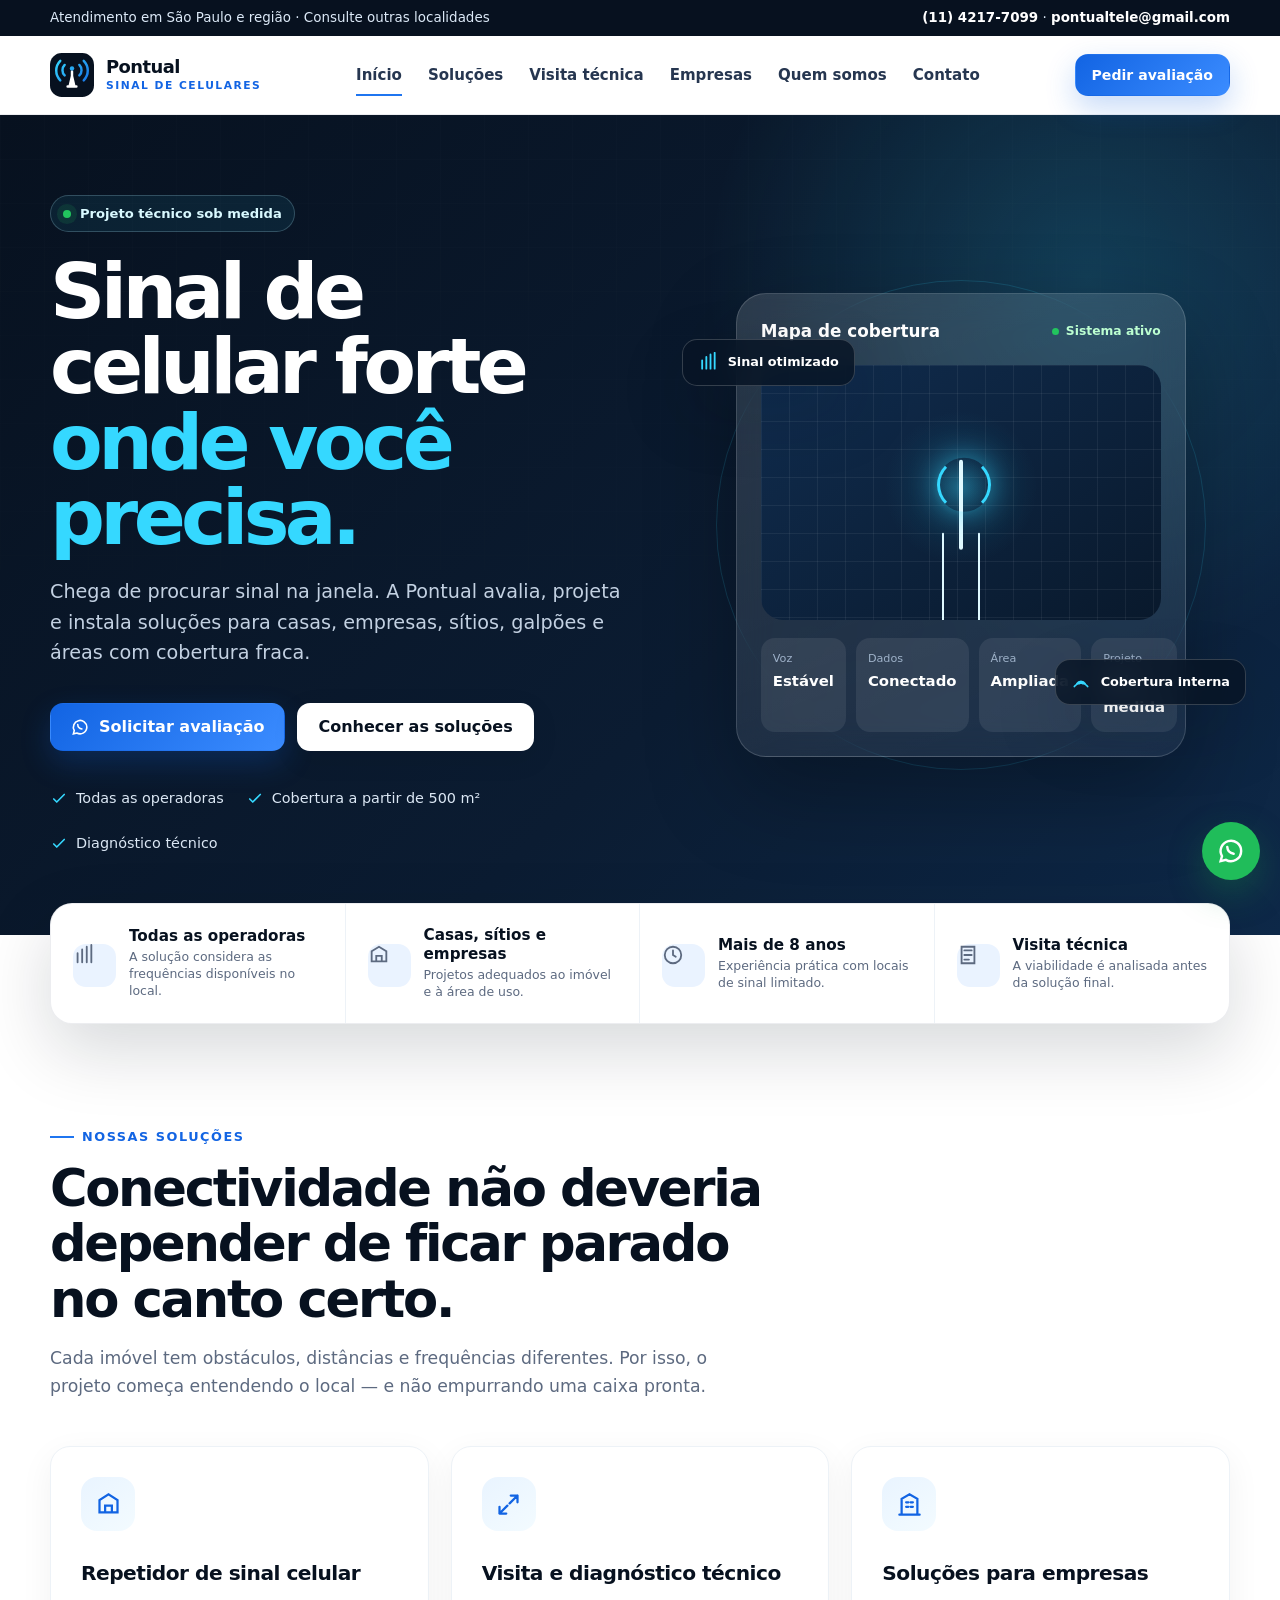
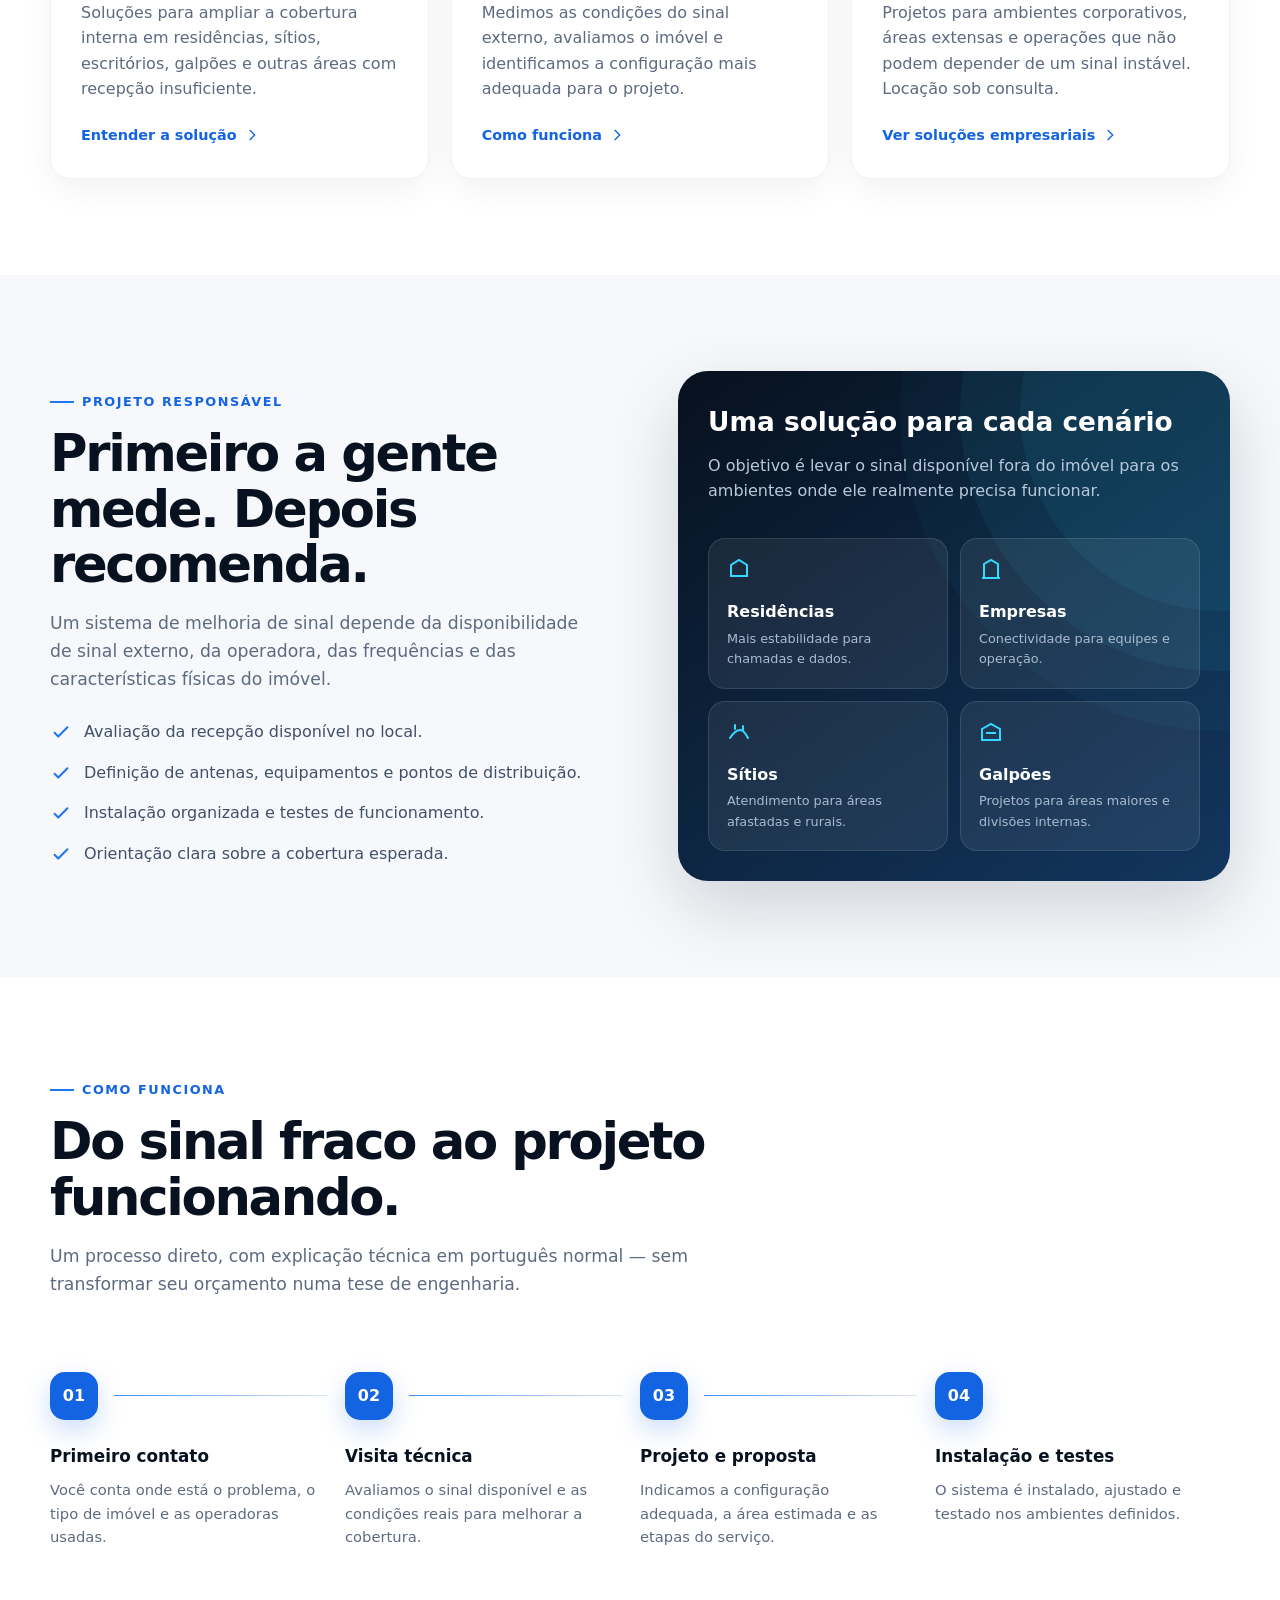
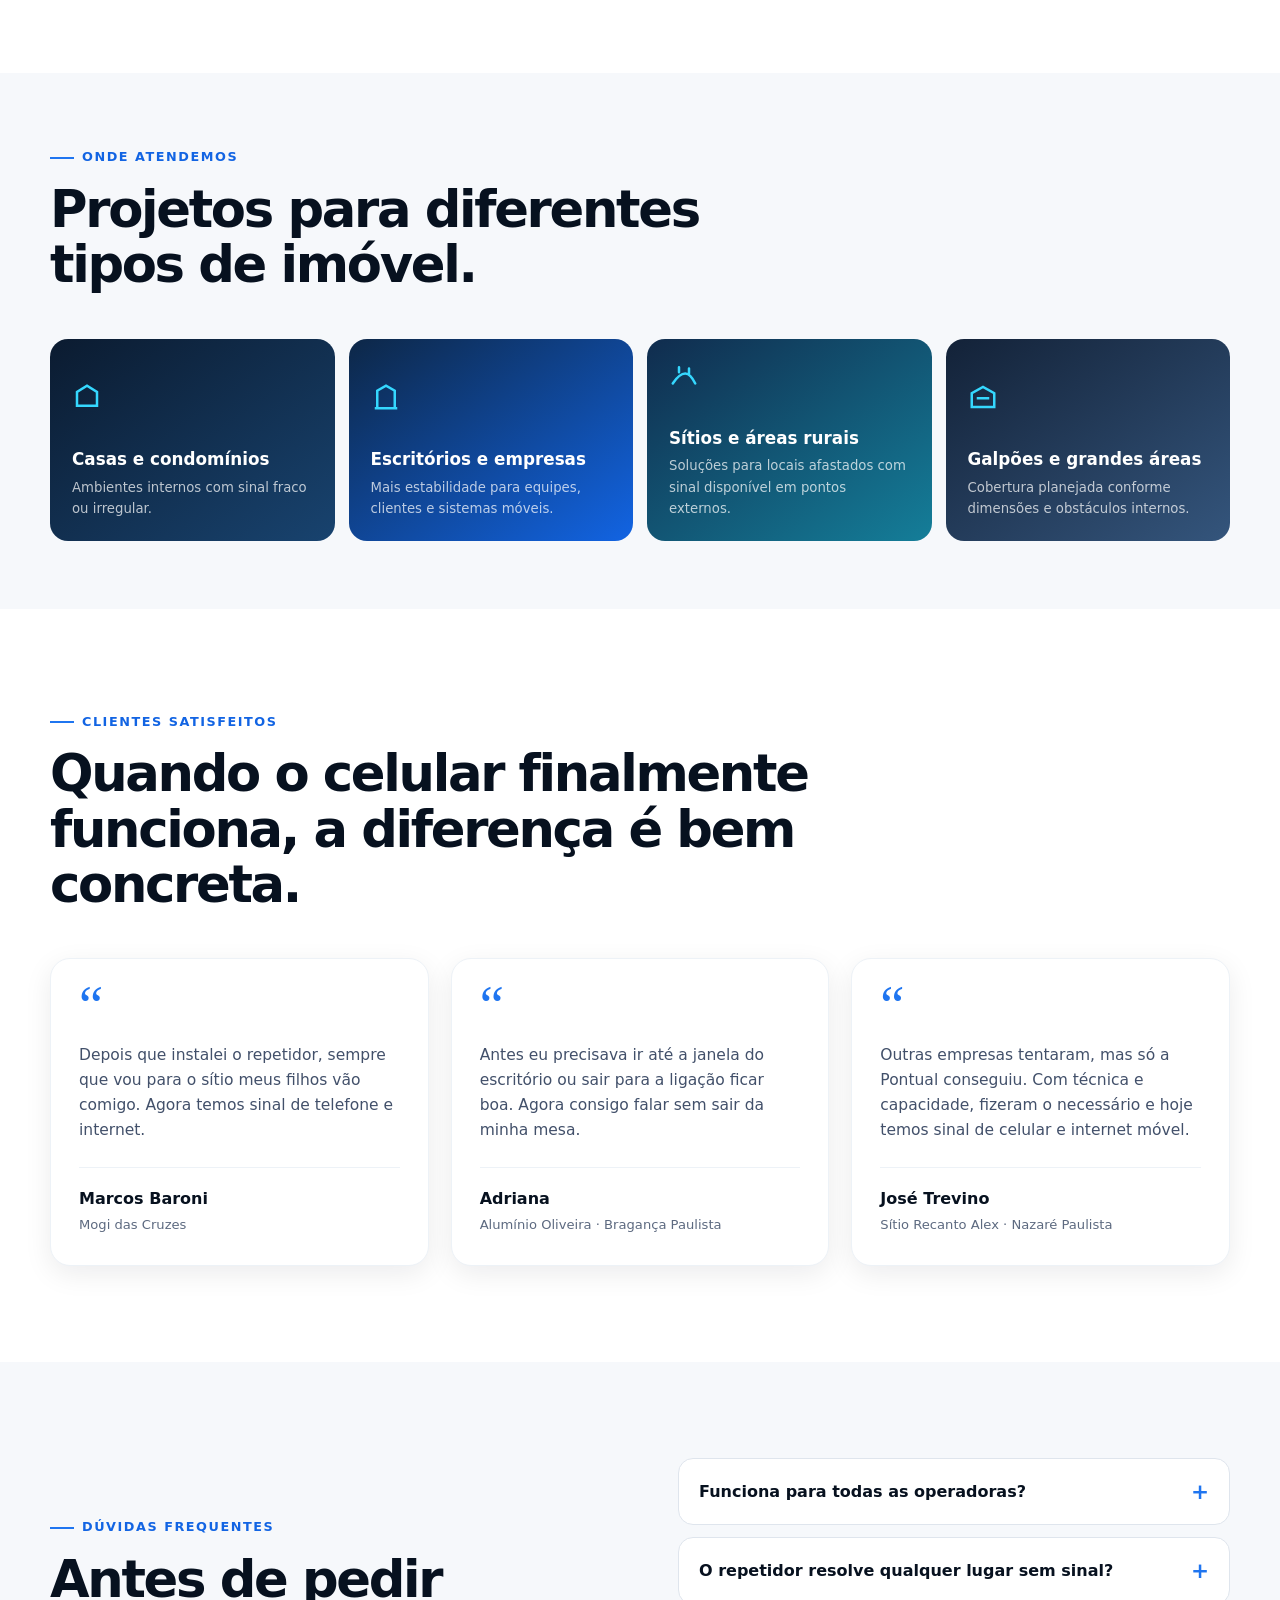
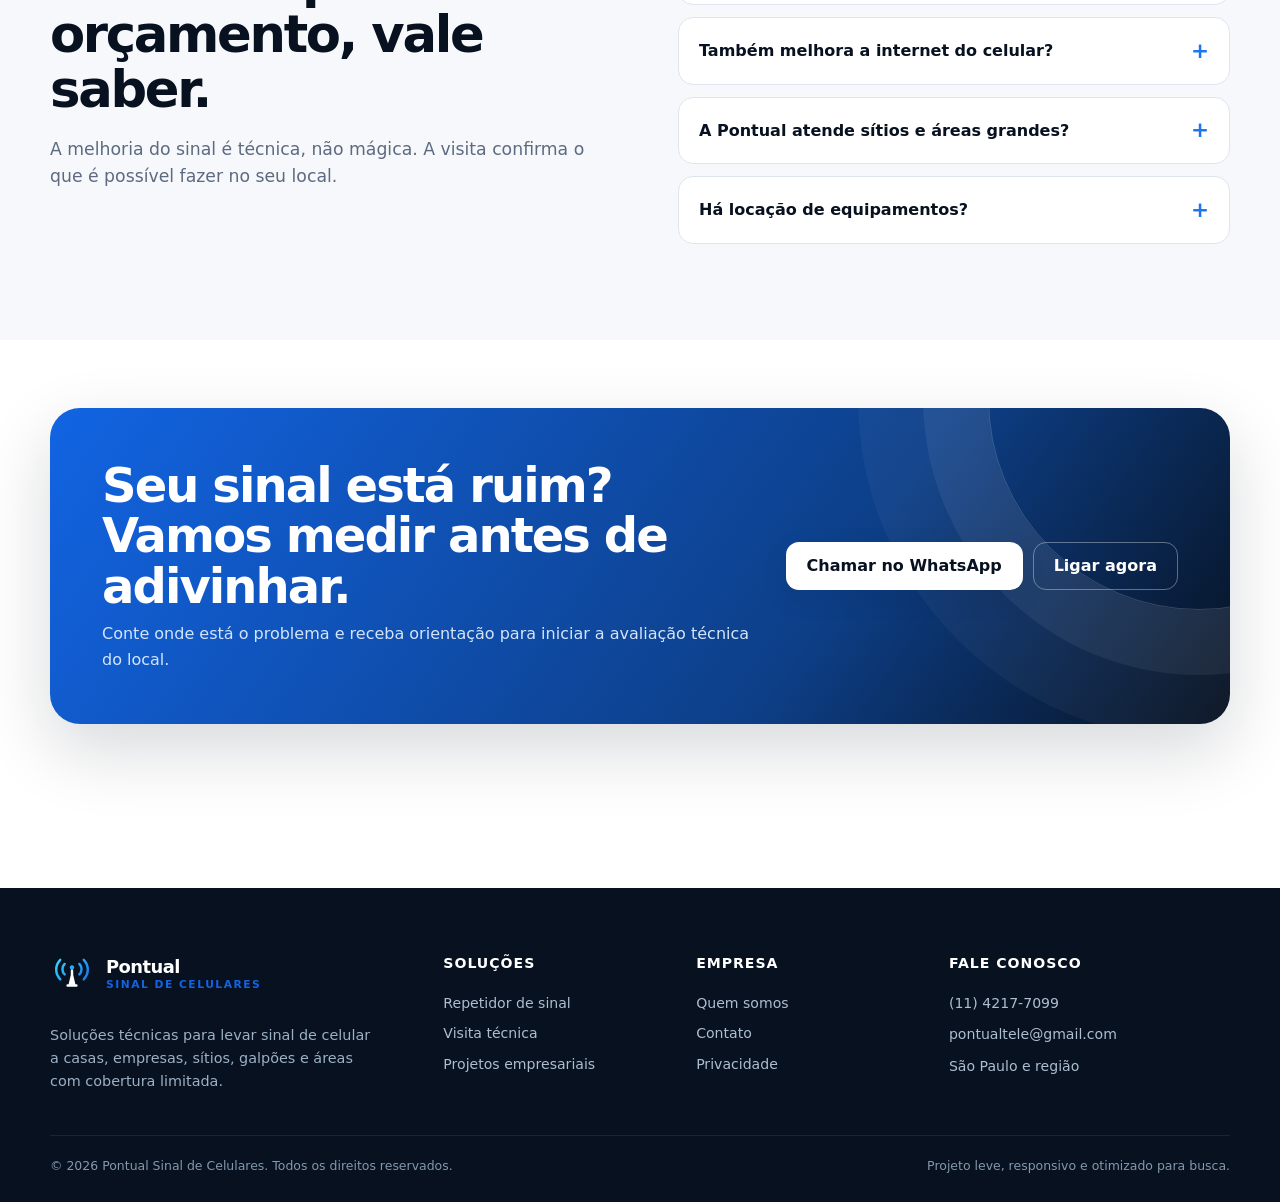
<file: index.html>
<!doctype html>
<html lang="pt-BR">
<head>
  <meta charset="utf-8">
  <meta name="viewport" content="width=device-width, initial-scale=1">
  <title>Repetidor de Sinal Celular em São Paulo | Pontual</title>
  <meta name="description" content="Melhore o sinal de celular em casas, empresas, sítios e grandes áreas. Visita técnica, projeto sob medida e soluções para todas as operadoras.">
  <meta name="robots" content="index,follow,max-image-preview:large,max-snippet:-1,max-video-preview:-1">
  <link rel="canonical" href="https://www.pontualtele.com/">
  <meta name="theme-color" content="#07111f">
  <meta property="og:locale" content="pt_BR">
  <meta property="og:type" content="website">
  <meta property="og:title" content="Pontual Sinal de Celulares | Conexão onde você precisa">
  <meta property="og:description" content="Soluções técnicas para melhorar o sinal de celular em casas, empresas, sítios e grandes áreas.">
  <meta property="og:url" content="https://www.pontualtele.com/">
  <meta property="og:site_name" content="Pontual Sinal de Celulares">
  <meta property="og:image" content="https://www.pontualtele.com/assets/img/og-pontual.png">
  <meta property="og:image:width" content="1200">
  <meta property="og:image:height" content="630">
  <meta name="twitter:card" content="summary_large_image">
  <meta name="twitter:title" content="Pontual Sinal de Celulares | Conexão onde você precisa">
  <meta name="twitter:description" content="Visita técnica e soluções sob medida para sinal fraco de celular.">
  <meta name="twitter:image" content="https://www.pontualtele.com/assets/img/og-pontual.png">
  <link rel="icon" href="favicon.svg" type="image/svg+xml">
  <link rel="manifest" href="site.webmanifest">
  <link rel="stylesheet" href="assets/css/styles.css">
  <script type="application/ld+json">
  {
    "@context": "https://schema.org",
    "@graph": [
      {
        "@type": ["LocalBusiness", "Organization"],
        "@id": "https://www.pontualtele.com/#empresa",
        "name": "Pontual Sinal de Celulares",
        "alternateName": "Pontual Telecom",
        "url": "https://www.pontualtele.com/",
        "logo": "https://www.pontualtele.com/assets/img/logo-pontual.svg",
        "image": "https://www.pontualtele.com/assets/img/og-pontual.png",
        "telephone": "+55-11-4217-7099",
        "email": "pontualtele@gmail.com",
        "areaServed": {
          "@type": "AdministrativeArea",
          "name": "São Paulo e região"
        },
        "knowsAbout": [
          "Repetidor de sinal celular",
          "Amplificação de sinal celular",
          "Cobertura de telefonia móvel",
          "Visita técnica de telecomunicações"
        ]
      },
      {
        "@type": "WebSite",
        "@id": "https://www.pontualtele.com/#website",
        "url": "https://www.pontualtele.com/",
        "name": "Pontual Sinal de Celulares",
        "publisher": {"@id": "https://www.pontualtele.com/#empresa"},
        "inLanguage": "pt-BR"
      },
      {
        "@type": "Service",
        "@id": "https://www.pontualtele.com/#servico",
        "name": "Soluções para melhoria de sinal celular",
        "serviceType": "Projeto e instalação de sistemas para melhoria de sinal celular",
        "provider": {"@id": "https://www.pontualtele.com/#empresa"},
        "areaServed": "São Paulo e região",
        "url": "https://www.pontualtele.com/repetidor-de-sinal-celular.html"
      }
    ]
  }
  </script>
</head>
<body>
  <a class="skip-link" href="#conteudo">Ir para o conteúdo</a>

  <div class="topbar">
    <div class="container">
      <span>Atendimento em São Paulo e região · Consulte outras localidades</span>
      <span><a href="tel:+551142177099">(11) 4217-7099</a> · <a href="mailto:pontualtele@gmail.com">pontualtele@gmail.com</a></span>
    </div>
  </div>

  <header class="site-header">
    <div class="container nav-wrap">
      <a class="brand" href="index.html" aria-label="Pontual Sinal de Celulares — Página inicial">
        <img class="brand-mark" src="assets/img/logo-pontual.svg" alt="" width="44" height="44">
        <span class="brand-copy"><strong>Pontual</strong><span>Sinal de Celulares</span></span>
      </a>
      <nav class="nav-links" aria-label="Navegação principal">
        <a href="index.html" aria-current="page">Início</a>
        <a href="repetidor-de-sinal-celular.html">Soluções</a>
        <a href="visita-tecnica.html">Visita técnica</a>
        <a href="solucoes-para-empresas.html">Empresas</a>
        <a href="sobre.html">Quem somos</a>
        <a href="contato.html">Contato</a>
      </nav>
      <div class="nav-actions">
        <a class="btn btn-primary btn-sm" href="https://wa.me/551142177099?text=Ol%C3%A1%2C%20gostaria%20de%20solicitar%20uma%20avalia%C3%A7%C3%A3o%20de%20sinal." target="_blank" rel="noopener">Pedir avaliação</a>
        <button class="menu-toggle" type="button" aria-expanded="false" aria-label="Abrir menu"><span></span></button>
      </div>
    </div>
  </header>

  <main id="conteudo">
    <section class="hero">
      <div class="container">
        <div class="hero-copy">
          <div class="hero-badge"><i></i> Projeto técnico sob medida</div>
          <h1>Sinal de celular forte <span>onde você precisa.</span></h1>
          <p>Chega de procurar sinal na janela. A Pontual avalia, projeta e instala soluções para casas, empresas, sítios, galpões e áreas com cobertura fraca.</p>
          <div class="hero-actions">
            <a class="btn btn-primary" href="https://wa.me/551142177099?text=Ol%C3%A1%2C%20quero%20melhorar%20o%20sinal%20de%20celular%20no%20meu%20im%C3%B3vel." target="_blank" rel="noopener">
              <svg class="icon" viewBox="0 0 24 24" fill="none" aria-hidden="true"><path d="M20 11.5a8.5 8.5 0 0 1-12.64 7.43L3 20l1.13-4.2A8.5 8.5 0 1 1 20 11.5Z" stroke="currentColor" stroke-width="2"/><path d="M8.5 8.2c.2 3.4 2 5.2 5.3 5.7" stroke="currentColor" stroke-width="2" stroke-linecap="round"/></svg>
              Solicitar avaliação
            </a>
            <a class="btn btn-light" href="#solucoes">Conhecer as soluções</a>
          </div>
          <div class="hero-proof">
            <span><svg viewBox="0 0 24 24" fill="none" aria-hidden="true"><path d="m5 12 4 4L19 6" stroke="currentColor" stroke-width="2.2" stroke-linecap="round" stroke-linejoin="round"/></svg>Todas as operadoras</span>
            <span><svg viewBox="0 0 24 24" fill="none" aria-hidden="true"><path d="m5 12 4 4L19 6" stroke="currentColor" stroke-width="2.2" stroke-linecap="round" stroke-linejoin="round"/></svg>Cobertura a partir de 500 m²</span>
            <span><svg viewBox="0 0 24 24" fill="none" aria-hidden="true"><path d="m5 12 4 4L19 6" stroke="currentColor" stroke-width="2.2" stroke-linecap="round" stroke-linejoin="round"/></svg>Diagnóstico técnico</span>
          </div>
        </div>

        <div class="hero-visual" aria-hidden="true">
          <div class="signal-orbit"></div>
          <div class="floating-chip chip-a">
            <svg viewBox="0 0 24 24" fill="none"><path d="M5 20V10m5 10V6m5 14V3m5 17V1" stroke="currentColor" stroke-width="2.2" stroke-linecap="round"/></svg>
            Sinal otimizado
          </div>
          <div class="device-card">
            <div class="device-head"><strong>Mapa de cobertura</strong><span class="status">Sistema ativo</span></div>
            <div class="coverage-map"><div class="tower"></div></div>
            <div class="signal-bars">
              <div><span>Voz</span><strong>Estável</strong></div>
              <div><span>Dados</span><strong>Conectado</strong></div>
              <div><span>Área</span><strong>Ampliada</strong></div>
              <div><span>Projeto</span><strong>Sob medida</strong></div>
            </div>
          </div>
          <div class="floating-chip chip-b">
            <svg viewBox="0 0 24 24" fill="none"><path d="M4 17.5A10 10 0 0 1 20 17.5M7 14a6 6 0 0 1 10 0m-7 0a2.5 2.5 0 0 1 4 0" stroke="currentColor" stroke-width="2" stroke-linecap="round"/></svg>
            Cobertura interna
          </div>
        </div>
      </div>
    </section>

    <div class="trust-strip">
      <div class="container trust-grid">
        <div class="trust-item"><span class="trust-icon"><svg viewBox="0 0 24 24" fill="none"><path d="M5 20V10m5 10V6m5 14V3m5 17V1" stroke="currentColor" stroke-width="2" stroke-linecap="round"/></svg></span><div><strong>Todas as operadoras</strong><span>A solução considera as frequências disponíveis no local.</span></div></div>
        <div class="trust-item"><span class="trust-icon"><svg viewBox="0 0 24 24" fill="none"><path d="M4 19V8l8-5 8 5v11H4Z" stroke="currentColor" stroke-width="2"/><path d="M9 19v-6h6v6" stroke="currentColor" stroke-width="2"/></svg></span><div><strong>Casas, sítios e empresas</strong><span>Projetos adequados ao imóvel e à área de uso.</span></div></div>
        <div class="trust-item"><span class="trust-icon"><svg viewBox="0 0 24 24" fill="none"><path d="M12 21a9 9 0 1 0 0-18 9 9 0 0 0 0 18Z" stroke="currentColor" stroke-width="2"/><path d="M12 7v5l3 2" stroke="currentColor" stroke-width="2" stroke-linecap="round"/></svg></span><div><strong>Mais de 8 anos</strong><span>Experiência prática com locais de sinal limitado.</span></div></div>
        <div class="trust-item"><span class="trust-icon"><svg viewBox="0 0 24 24" fill="none"><path d="M8 7h8m-8 5h8m-8 5h5M5 3h14v18H5V3Z" stroke="currentColor" stroke-width="2" stroke-linecap="round"/></svg></span><div><strong>Visita técnica</strong><span>A viabilidade é analisada antes da solução final.</span></div></div>
      </div>
    </div>

    <section class="section" id="solucoes">
      <div class="container">
        <div class="section-heading reveal">
          <span class="eyebrow">Nossas soluções</span>
          <h2>Conectividade não deveria depender de ficar parado no canto certo.</h2>
          <p>Cada imóvel tem obstáculos, distâncias e frequências diferentes. Por isso, o projeto começa entendendo o local — e não empurrando uma caixa pronta.</p>
        </div>
        <div class="cards-3">
          <article class="card reveal">
            <div class="card-icon"><svg viewBox="0 0 24 24" fill="none"><path d="M4 19V8l8-5 8 5v11H4Z" stroke="currentColor" stroke-width="2"/><path d="M9 19v-6h6v6" stroke="currentColor" stroke-width="2"/></svg></div>
            <h3>Repetidor de sinal celular</h3>
            <p>Soluções para ampliar a cobertura interna em residências, sítios, escritórios, galpões e outras áreas com recepção insuficiente.</p>
            <a class="card-link" href="repetidor-de-sinal-celular.html">Entender a solução <svg viewBox="0 0 24 24" fill="none"><path d="m9 5 7 7-7 7" stroke="currentColor" stroke-width="2" stroke-linecap="round"/></svg></a>
          </article>
          <article class="card reveal">
            <div class="card-icon"><svg viewBox="0 0 24 24" fill="none"><path d="M14 4h6v6M20 4l-7 7M10 20H4v-6M4 20l7-7" stroke="currentColor" stroke-width="2" stroke-linecap="round" stroke-linejoin="round"/></svg></div>
            <h3>Visita e diagnóstico técnico</h3>
            <p>Medimos as condições do sinal externo, avaliamos o imóvel e identificamos a configuração mais adequada para o projeto.</p>
            <a class="card-link" href="visita-tecnica.html">Como funciona <svg viewBox="0 0 24 24" fill="none"><path d="m9 5 7 7-7 7" stroke="currentColor" stroke-width="2" stroke-linecap="round"/></svg></a>
          </article>
          <article class="card reveal">
            <div class="card-icon"><svg viewBox="0 0 24 24" fill="none"><path d="M3 21h18M5 21V7l7-4 7 4v14M9 10h2m2 0h2m-6 4h2m2 0h2" stroke="currentColor" stroke-width="2" stroke-linecap="round"/></svg></div>
            <h3>Soluções para empresas</h3>
            <p>Projetos para ambientes corporativos, áreas extensas e operações que não podem depender de um sinal instável. Locação sob consulta.</p>
            <a class="card-link" href="solucoes-para-empresas.html">Ver soluções empresariais <svg viewBox="0 0 24 24" fill="none"><path d="m9 5 7 7-7 7" stroke="currentColor" stroke-width="2" stroke-linecap="round"/></svg></a>
          </article>
        </div>
      </div>
    </section>

    <section class="section section-alt">
      <div class="container split">
        <div class="reveal">
          <span class="eyebrow">Projeto responsável</span>
          <div class="section-heading" style="margin-bottom:0">
            <h2>Primeiro a gente mede. Depois recomenda.</h2>
            <p>Um sistema de melhoria de sinal depende da disponibilidade de sinal externo, da operadora, das frequências e das características físicas do imóvel.</p>
          </div>
          <ul class="check-list">
            <li><svg viewBox="0 0 24 24" fill="none"><path d="m5 12 4 4L19 6" stroke="currentColor" stroke-width="2.2" stroke-linecap="round" stroke-linejoin="round"/></svg><span>Avaliação da recepção disponível no local.</span></li>
            <li><svg viewBox="0 0 24 24" fill="none"><path d="m5 12 4 4L19 6" stroke="currentColor" stroke-width="2.2" stroke-linecap="round" stroke-linejoin="round"/></svg><span>Definição de antenas, equipamentos e pontos de distribuição.</span></li>
            <li><svg viewBox="0 0 24 24" fill="none"><path d="m5 12 4 4L19 6" stroke="currentColor" stroke-width="2.2" stroke-linecap="round" stroke-linejoin="round"/></svg><span>Instalação organizada e testes de funcionamento.</span></li>
            <li><svg viewBox="0 0 24 24" fill="none"><path d="m5 12 4 4L19 6" stroke="currentColor" stroke-width="2.2" stroke-linecap="round" stroke-linejoin="round"/></svg><span>Orientação clara sobre a cobertura esperada.</span></li>
          </ul>
        </div>
        <div class="info-panel reveal">
          <h3>Uma solução para cada cenário</h3>
          <p>O objetivo é levar o sinal disponível fora do imóvel para os ambientes onde ele realmente precisa funcionar.</p>
          <div class="mini-grid">
            <div class="mini-card"><svg viewBox="0 0 24 24" fill="none"><path d="M4 19V8l8-5 8 5v11H4Z" stroke="currentColor" stroke-width="2"/></svg><strong>Residências</strong><span>Mais estabilidade para chamadas e dados.</span></div>
            <div class="mini-card"><svg viewBox="0 0 24 24" fill="none"><path d="M3 21h18M5 21V7l7-4 7 4v14" stroke="currentColor" stroke-width="2"/></svg><strong>Empresas</strong><span>Conectividade para equipes e operação.</span></div>
            <div class="mini-card"><svg viewBox="0 0 24 24" fill="none"><path d="M3 18c4-6 7-8 10-8s5 2 8 8M8 9V5m8 5V6" stroke="currentColor" stroke-width="2" stroke-linecap="round"/></svg><strong>Sítios</strong><span>Atendimento para áreas afastadas e rurais.</span></div>
            <div class="mini-card"><svg viewBox="0 0 24 24" fill="none"><path d="M3 20h18V9L12 4 3 9v11Z" stroke="currentColor" stroke-width="2"/><path d="M7 13h10" stroke="currentColor" stroke-width="2"/></svg><strong>Galpões</strong><span>Projetos para áreas maiores e divisões internas.</span></div>
          </div>
        </div>
      </div>
    </section>

    <section class="section">
      <div class="container">
        <div class="section-heading reveal">
          <span class="eyebrow">Como funciona</span>
          <h2>Do sinal fraco ao projeto funcionando.</h2>
          <p>Um processo direto, com explicação técnica em português normal — sem transformar seu orçamento numa tese de engenharia.</p>
        </div>
        <div class="process">
          <div class="process-step reveal"><div class="step-number">01</div><h3>Primeiro contato</h3><p>Você conta onde está o problema, o tipo de imóvel e as operadoras usadas.</p></div>
          <div class="process-step reveal"><div class="step-number">02</div><h3>Visita técnica</h3><p>Avaliamos o sinal disponível e as condições reais para melhorar a cobertura.</p></div>
          <div class="process-step reveal"><div class="step-number">03</div><h3>Projeto e proposta</h3><p>Indicamos a configuração adequada, a área estimada e as etapas do serviço.</p></div>
          <div class="process-step reveal"><div class="step-number">04</div><h3>Instalação e testes</h3><p>O sistema é instalado, ajustado e testado nos ambientes definidos.</p></div>
        </div>
      </div>
    </section>

    <section class="section-tight section-alt">
      <div class="container">
        <div class="section-heading reveal">
          <span class="eyebrow">Onde atendemos</span>
          <h2>Projetos para diferentes tipos de imóvel.</h2>
        </div>
        <div class="use-cases">
          <div class="use-case reveal"><svg viewBox="0 0 24 24" fill="none"><path d="M4 19V8l8-5 8 5v11H4Z" stroke="currentColor" stroke-width="2"/></svg><strong>Casas e condomínios</strong><span>Ambientes internos com sinal fraco ou irregular.</span></div>
          <div class="use-case reveal"><svg viewBox="0 0 24 24" fill="none"><path d="M3 21h18M5 21V7l7-4 7 4v14" stroke="currentColor" stroke-width="2"/></svg><strong>Escritórios e empresas</strong><span>Mais estabilidade para equipes, clientes e sistemas móveis.</span></div>
          <div class="use-case reveal"><svg viewBox="0 0 24 24" fill="none"><path d="M3 18c4-6 7-8 10-8s5 2 8 8M8 9V5m8 5V6" stroke="currentColor" stroke-width="2" stroke-linecap="round"/></svg><strong>Sítios e áreas rurais</strong><span>Soluções para locais afastados com sinal disponível em pontos externos.</span></div>
          <div class="use-case reveal"><svg viewBox="0 0 24 24" fill="none"><path d="M3 20h18V9L12 4 3 9v11Z" stroke="currentColor" stroke-width="2"/><path d="M7 13h10" stroke="currentColor" stroke-width="2"/></svg><strong>Galpões e grandes áreas</strong><span>Cobertura planejada conforme dimensões e obstáculos internos.</span></div>
        </div>
      </div>
    </section>

    <section class="section">
      <div class="container">
        <div class="section-heading reveal">
          <span class="eyebrow">Clientes satisfeitos</span>
          <h2>Quando o celular finalmente funciona, a diferença é bem concreta.</h2>
        </div>
        <div class="testimonials">
          <article class="quote-card reveal"><div class="quote-mark">“</div><blockquote>Depois que instalei o repetidor, sempre que vou para o sítio meus filhos vão comigo. Agora temos sinal de telefone e internet.</blockquote><footer><strong>Marcos Baroni</strong><span>Mogi das Cruzes</span></footer></article>
          <article class="quote-card reveal"><div class="quote-mark">“</div><blockquote>Antes eu precisava ir até a janela do escritório ou sair para a ligação ficar boa. Agora consigo falar sem sair da minha mesa.</blockquote><footer><strong>Adriana</strong><span>Alumínio Oliveira · Bragança Paulista</span></footer></article>
          <article class="quote-card reveal"><div class="quote-mark">“</div><blockquote>Outras empresas tentaram, mas só a Pontual conseguiu. Com técnica e capacidade, fizeram o necessário e hoje temos sinal de celular e internet móvel.</blockquote><footer><strong>José Trevino</strong><span>Sítio Recanto Alex · Nazaré Paulista</span></footer></article>
        </div>
      </div>
    </section>

    <section class="section section-alt">
      <div class="container split">
        <div class="section-heading reveal" style="margin-bottom:0">
          <span class="eyebrow">Dúvidas frequentes</span>
          <h2>Antes de pedir orçamento, vale saber.</h2>
          <p>A melhoria do sinal é técnica, não mágica. A visita confirma o que é possível fazer no seu local.</p>
        </div>
        <div class="faq reveal">
          <details class="faq-item"><summary>Funciona para todas as operadoras?</summary><p>A Pontual trabalha com soluções para diferentes operadoras e frequências. A configuração depende do sinal disponível e das bandas utilizadas no endereço.</p></details>
          <details class="faq-item"><summary>O repetidor resolve qualquer lugar sem sinal?</summary><p>É necessário existir sinal utilizável em algum ponto externo ou próximo. A visita técnica mede essa condição e evita promessas irreais.</p></details>
          <details class="faq-item"><summary>Também melhora a internet do celular?</summary><p>Pode melhorar chamadas e dados móveis, conforme a tecnologia e a cobertura oferecida pela operadora naquela região.</p></details>
          <details class="faq-item"><summary>A Pontual atende sítios e áreas grandes?</summary><p>Sim. Os projetos são dimensionados para áreas a partir de 500 m², conforme as condições e os obstáculos do local.</p></details>
          <details class="faq-item"><summary>Há locação de equipamentos?</summary><p>Para empresas, a disponibilidade de locação é analisada sob consulta, conforme o projeto e o período necessário.</p></details>
        </div>
      </div>
    </section>

    <section class="section-tight">
      <div class="container cta-band reveal">
        <div class="cta-inner">
          <div><h2>Seu sinal está ruim? Vamos medir antes de adivinhar.</h2><p>Conte onde está o problema e receba orientação para iniciar a avaliação técnica do local.</p></div>
          <div class="cta-actions"><a class="btn btn-light" href="https://wa.me/551142177099?text=Ol%C3%A1%2C%20quero%20solicitar%20uma%20avalia%C3%A7%C3%A3o%20t%C3%A9cnica." target="_blank" rel="noopener">Chamar no WhatsApp</a><a class="btn btn-outline" style="color:#fff;border-color:rgba(255,255,255,.35)" href="tel:+551142177099">Ligar agora</a></div>
        </div>
      </div>
    </section>
  </main>

  <footer class="site-footer">
    <div class="container footer-main">
      <div class="footer-brand">
        <a class="brand" href="index.html"><img class="brand-mark" src="assets/img/logo-pontual.svg" alt="" width="44" height="44"><span class="brand-copy"><strong>Pontual</strong><span>Sinal de Celulares</span></span></a>
        <p>Soluções técnicas para levar sinal de celular a casas, empresas, sítios, galpões e áreas com cobertura limitada.</p>
      </div>
      <div class="footer-col"><h2>Soluções</h2><a href="repetidor-de-sinal-celular.html">Repetidor de sinal</a><a href="visita-tecnica.html">Visita técnica</a><a href="solucoes-para-empresas.html">Projetos empresariais</a></div>
      <div class="footer-col"><h2>Empresa</h2><a href="sobre.html">Quem somos</a><a href="contato.html">Contato</a><a href="politica-de-privacidade.html">Privacidade</a></div>
      <div class="footer-col"><h2>Fale conosco</h2><div class="footer-contact"><a href="tel:+551142177099">(11) 4217-7099</a><a href="mailto:pontualtele@gmail.com">pontualtele@gmail.com</a><span>São Paulo e região</span></div></div>
    </div>
    <div class="container footer-bottom"><span>© <span data-year></span> Pontual Sinal de Celulares. Todos os direitos reservados.</span><span>Projeto leve, responsivo e otimizado para busca.</span></div>
  </footer>

  <a class="whatsapp-float" href="https://wa.me/551142177099?text=Ol%C3%A1%2C%20gostaria%20de%20melhorar%20o%20sinal%20de%20celular." target="_blank" rel="noopener" aria-label="Falar com a Pontual pelo WhatsApp"><svg viewBox="0 0 24 24" fill="none" aria-hidden="true"><path d="M20 11.5a8.5 8.5 0 0 1-12.64 7.43L3 20l1.13-4.2A8.5 8.5 0 1 1 20 11.5Z" stroke="currentColor" stroke-width="2"/><path d="M8.5 8.2c.2 3.4 2 5.2 5.3 5.7" stroke="currentColor" stroke-width="2" stroke-linecap="round"/></svg></a>
  <script src="assets/js/main.js" defer></script>
</body>
</html>
</file>
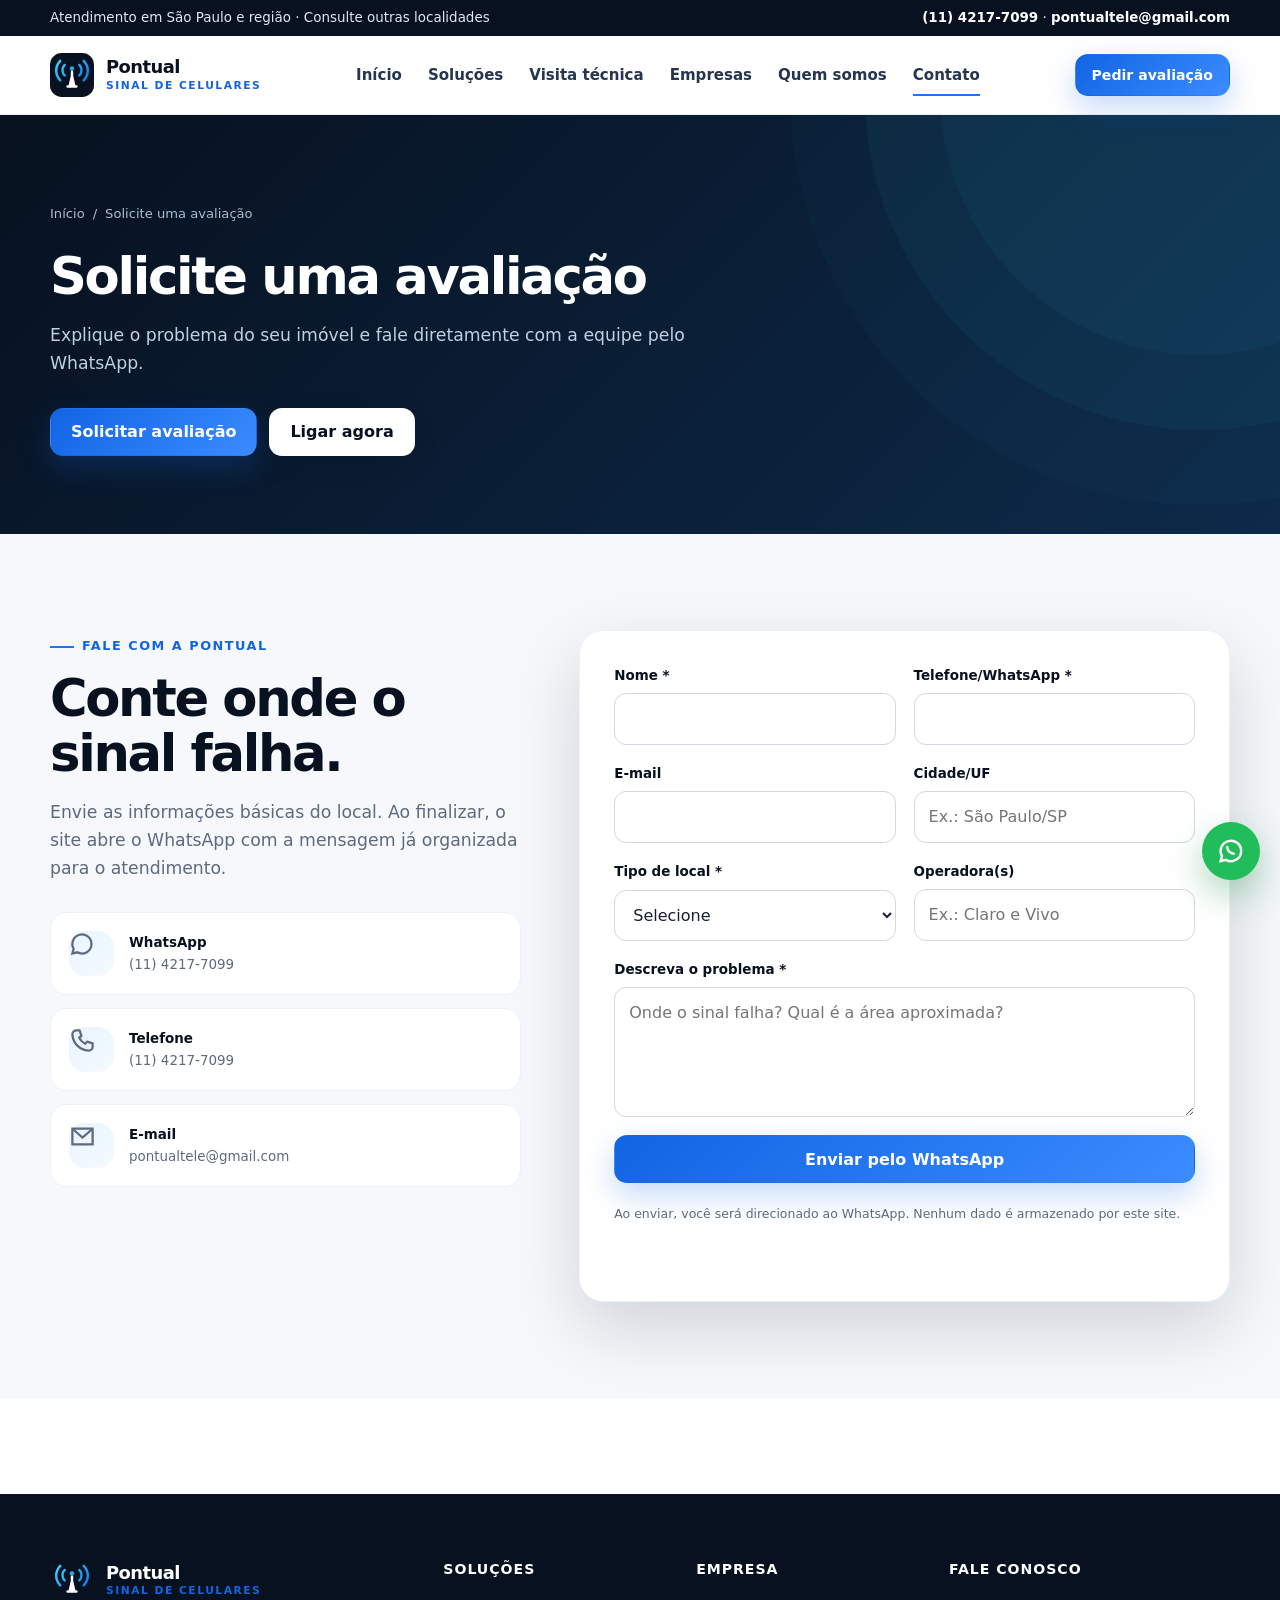
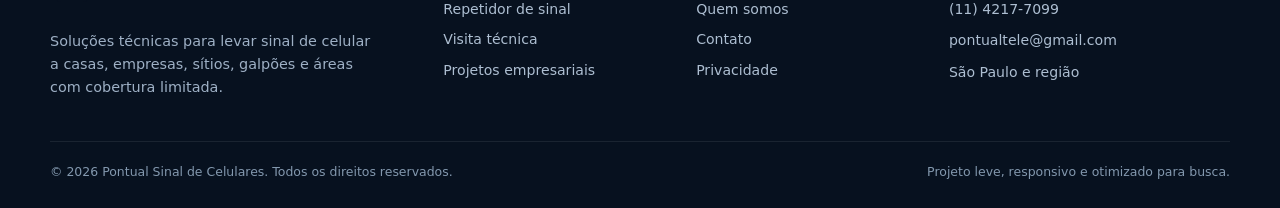
<file: contato.html>
<!doctype html>
<html lang="pt-BR">
<head>
  <meta charset="utf-8">
  <meta name="viewport" content="width=device-width, initial-scale=1">
  <title>Contato e Orçamento | Pontual Sinal de Celulares</title>
  <meta name="description" content="Solicite avaliação e orçamento para melhorar o sinal de celular. Fale com a Pontual pelo WhatsApp, telefone ou e-mail.">
  <meta name="robots" content="index,follow,max-image-preview:large,max-snippet:-1,max-video-preview:-1">
  <link rel="canonical" href="https://www.pontualtele.com/contato.html">
  <meta name="theme-color" content="#07111f">
  <meta property="og:locale" content="pt_BR"><meta property="og:type" content="website"><meta property="og:title" content="Contato e orçamento | Pontual Sinal de Celulares"><meta property="og:description" content="Solicite avaliação e orçamento para melhorar o sinal de celular. Fale com a Pontual pelo WhatsApp, telefone ou e-mail."><meta property="og:url" content="https://www.pontualtele.com/contato.html"><meta property="og:site_name" content="Pontual Sinal de Celulares"><meta property="og:image" content="https://www.pontualtele.com/assets/img/og-pontual.png">
  <meta name="twitter:card" content="summary_large_image"><meta name="twitter:title" content="Contato e orçamento | Pontual Sinal de Celulares"><meta name="twitter:description" content="Solicite avaliação e orçamento para melhorar o sinal de celular. Fale com a Pontual pelo WhatsApp, telefone ou e-mail."><meta name="twitter:image" content="https://www.pontualtele.com/assets/img/og-pontual.png">
  <link rel="icon" href="favicon.svg" type="image/svg+xml"><link rel="manifest" href="site.webmanifest"><link rel="stylesheet" href="assets/css/styles.css">
  <script type="application/ld+json">{
  "@context": "https://schema.org",
  "@graph": [
    {
      "@type": "Organization",
      "@id": "https://www.pontualtele.com/#empresa",
      "name": "Pontual Sinal de Celulares",
      "url": "https://www.pontualtele.com/",
      "telephone": "+55-11-4217-7099",
      "email": "pontualtele@gmail.com",
      "logo": "https://www.pontualtele.com/assets/img/logo-pontual.svg"
    },
    {
      "@type": "Service",
      "name": "Avaliação para melhoria de sinal celular",
      "url": "https://www.pontualtele.com/contato.html",
      "provider": {
        "@id": "https://www.pontualtele.com/#empresa"
      },
      "areaServed": "São Paulo e região",
      "serviceType": "Avaliação para melhoria de sinal celular"
    },
    {
      "@type": "BreadcrumbList",
      "itemListElement": [
        {
          "@type": "ListItem",
          "position": 1,
          "name": "Início",
          "item": "https://www.pontualtele.com/"
        },
        {
          "@type": "ListItem",
          "position": 2,
          "name": "Solicite uma avaliação",
          "item": "https://www.pontualtele.com/contato.html"
        }
      ]
    }
  ]
}</script>
</head>
<body>
  <a class="skip-link" href="#conteudo">Ir para o conteúdo</a>
  <div class="topbar"><div class="container"><span>Atendimento em São Paulo e região · Consulte outras localidades</span><span><a href="tel:+551142177099">(11) 4217-7099</a> · <a href="mailto:pontualtele@gmail.com">pontualtele@gmail.com</a></span></div></div>
  <header class="site-header"><div class="container nav-wrap">
    <a class="brand" href="index.html" aria-label="Pontual Sinal de Celulares — Página inicial"><img class="brand-mark" src="assets/img/logo-pontual.svg" alt="" width="44" height="44"><span class="brand-copy"><strong>Pontual</strong><span>Sinal de Celulares</span></span></a>
    <nav class="nav-links" aria-label="Navegação principal"><a href="index.html">Início</a><a href="repetidor-de-sinal-celular.html">Soluções</a><a href="visita-tecnica.html">Visita técnica</a><a href="solucoes-para-empresas.html">Empresas</a><a href="sobre.html">Quem somos</a><a href="contato.html" aria-current="page">Contato</a></nav>
    <div class="nav-actions"><a class="btn btn-primary btn-sm" href="https://wa.me/551142177099?text=Ol%C3%A1%2C%20gostaria%20de%20solicitar%20uma%20avalia%C3%A7%C3%A3o%20de%20sinal." target="_blank" rel="noopener">Pedir avaliação</a><button class="menu-toggle" type="button" aria-expanded="false" aria-label="Abrir menu"><span></span></button></div>
  </div></header>
  <main id="conteudo">
    <section class="page-hero"><div class="container"><nav class="breadcrumbs" aria-label="Navegação estrutural"><a href="index.html">Início</a><span>/</span><span>Solicite uma avaliação</span></nav><div class="page-intro"><h1>Solicite uma avaliação</h1><p>Explique o problema do seu imóvel e fale diretamente com a equipe pelo WhatsApp.</p><div class="hero-actions"><a class="btn btn-primary" href="https://wa.me/551142177099?text=Ol%C3%A1%2C%20gostaria%20de%20solicitar%20uma%20avalia%C3%A7%C3%A3o%20t%C3%A9cnica." target="_blank" rel="noopener">Solicitar avaliação</a><a class="btn btn-light" href="tel:+551142177099">Ligar agora</a></div></div></div></section>
    <section class="section section-alt"><div class="container contact-layout">
  <div class="reveal"><span class="eyebrow">Fale com a Pontual</span><div class="section-heading" style="margin-bottom:0"><h2>Conte onde o sinal falha.</h2><p>Envie as informações básicas do local. Ao finalizar, o site abre o WhatsApp com a mensagem já organizada para o atendimento.</p></div>
    <div class="contact-cards">
      <a class="contact-card" href="https://wa.me/551142177099" target="_blank" rel="noopener"><span class="card-icon"><svg viewBox="0 0 24 24" fill="none"><path d="M20 11.5a8.5 8.5 0 0 1-12.64 7.43L3 20l1.13-4.2A8.5 8.5 0 1 1 20 11.5Z" stroke="currentColor" stroke-width="2"/></svg></span><span><strong>WhatsApp</strong><span>(11) 4217-7099</span></span></a>
      <a class="contact-card" href="tel:+551142177099"><span class="card-icon"><svg viewBox="0 0 24 24" fill="none"><path d="M6.5 3h3l1.5 5-2 1.5a15 15 0 0 0 5.5 5.5l1.5-2 5 1.5v3A3.5 3.5 0 0 1 17.5 21C9.5 20.5 3.5 14.5 3 6.5A3.5 3.5 0 0 1 6.5 3Z" stroke="currentColor" stroke-width="2" stroke-linejoin="round"/></svg></span><span><strong>Telefone</strong><span>(11) 4217-7099</span></span></a>
      <a class="contact-card" href="mailto:pontualtele@gmail.com"><span class="card-icon"><svg viewBox="0 0 24 24" fill="none"><path d="M3 5h18v14H3V5Z" stroke="currentColor" stroke-width="2"/><path d="m4 6 8 7 8-7" stroke="currentColor" stroke-width="2"/></svg></span><span><strong>E-mail</strong><span>pontualtele@gmail.com</span></span></a>
    </div>
  </div>
  <form class="form-card reveal" data-whatsapp-form novalidate>
    <div class="form-grid">
      <div class="form-field"><label for="nome">Nome *</label><input id="nome" name="nome" autocomplete="name" required></div>
      <div class="form-field"><label for="telefone">Telefone/WhatsApp *</label><input id="telefone" name="telefone" type="tel" autocomplete="tel" required></div>
      <div class="form-field"><label for="email">E-mail</label><input id="email" name="email" type="email" autocomplete="email"></div>
      <div class="form-field"><label for="cidade">Cidade/UF</label><input id="cidade" name="cidade" autocomplete="address-level2" placeholder="Ex.: São Paulo/SP"></div>
      <div class="form-field"><label for="local">Tipo de local *</label><select id="local" name="local" required><option value="">Selecione</option><option>Casa ou condomínio</option><option>Empresa ou escritório</option><option>Sítio, chácara ou área rural</option><option>Galpão ou grande área</option><option>Outro</option></select></div>
      <div class="form-field"><label for="operadora">Operadora(s)</label><input id="operadora" name="operadora" placeholder="Ex.: Claro e Vivo"></div>
      <div class="form-field full"><label for="necessidade">Descreva o problema *</label><textarea id="necessidade" name="necessidade" required placeholder="Onde o sinal falha? Qual é a área aproximada?"></textarea></div>
      <div class="form-field full"><button class="btn btn-primary" type="submit">Enviar pelo WhatsApp</button><p class="form-hint">Ao enviar, você será direcionado ao WhatsApp. Nenhum dado é armazenado por este site.</p><div class="form-status" role="status" aria-live="polite"></div></div>
    </div>
  </form>
</div></section>
  </main>
  <footer class="site-footer">
    <div class="container footer-main">
      <div class="footer-brand"><a class="brand" href="index.html"><img class="brand-mark" src="assets/img/logo-pontual.svg" alt="" width="44" height="44"><span class="brand-copy"><strong>Pontual</strong><span>Sinal de Celulares</span></span></a><p>Soluções técnicas para levar sinal de celular a casas, empresas, sítios, galpões e áreas com cobertura limitada.</p></div>
      <div class="footer-col"><h2>Soluções</h2><a href="repetidor-de-sinal-celular.html">Repetidor de sinal</a><a href="visita-tecnica.html">Visita técnica</a><a href="solucoes-para-empresas.html">Projetos empresariais</a></div>
      <div class="footer-col"><h2>Empresa</h2><a href="sobre.html">Quem somos</a><a href="contato.html">Contato</a><a href="politica-de-privacidade.html">Privacidade</a></div>
      <div class="footer-col"><h2>Fale conosco</h2><div class="footer-contact"><a href="tel:+551142177099">(11) 4217-7099</a><a href="mailto:pontualtele@gmail.com">pontualtele@gmail.com</a><span>São Paulo e região</span></div></div>
    </div>
    <div class="container footer-bottom"><span>© <span data-year></span> Pontual Sinal de Celulares. Todos os direitos reservados.</span><span>Projeto leve, responsivo e otimizado para busca.</span></div>
  </footer>
  <a class="whatsapp-float" href="https://wa.me/551142177099?text=Ol%C3%A1%2C%20gostaria%20de%20melhorar%20o%20sinal%20de%20celular." target="_blank" rel="noopener" aria-label="Falar com a Pontual pelo WhatsApp"><svg viewBox="0 0 24 24" fill="none" aria-hidden="true"><path d="M20 11.5a8.5 8.5 0 0 1-12.64 7.43L3 20l1.13-4.2A8.5 8.5 0 1 1 20 11.5Z" stroke="currentColor" stroke-width="2"/><path d="M8.5 8.2c.2 3.4 2 5.2 5.3 5.7" stroke="currentColor" stroke-width="2" stroke-linecap="round"/></svg></a>
  <script src="assets/js/main.js" defer></script>
</body>
</html>
</file>
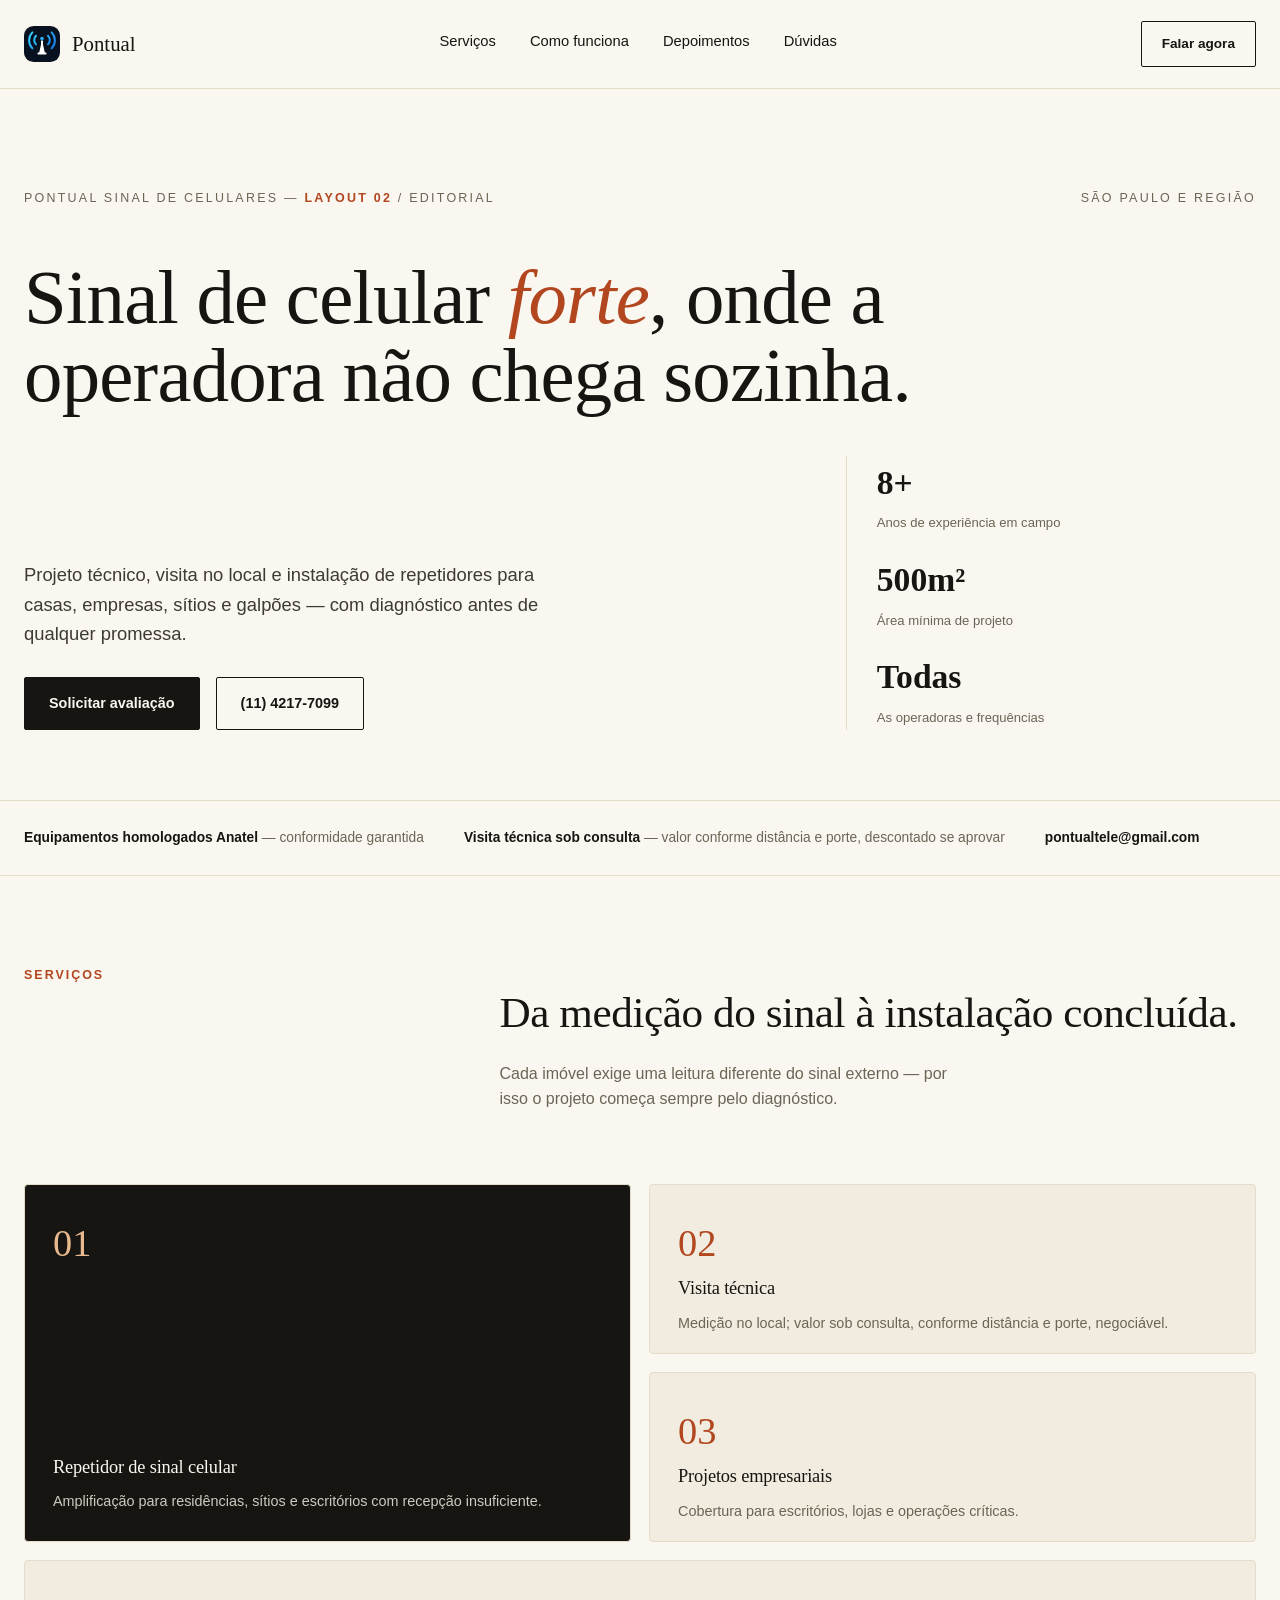
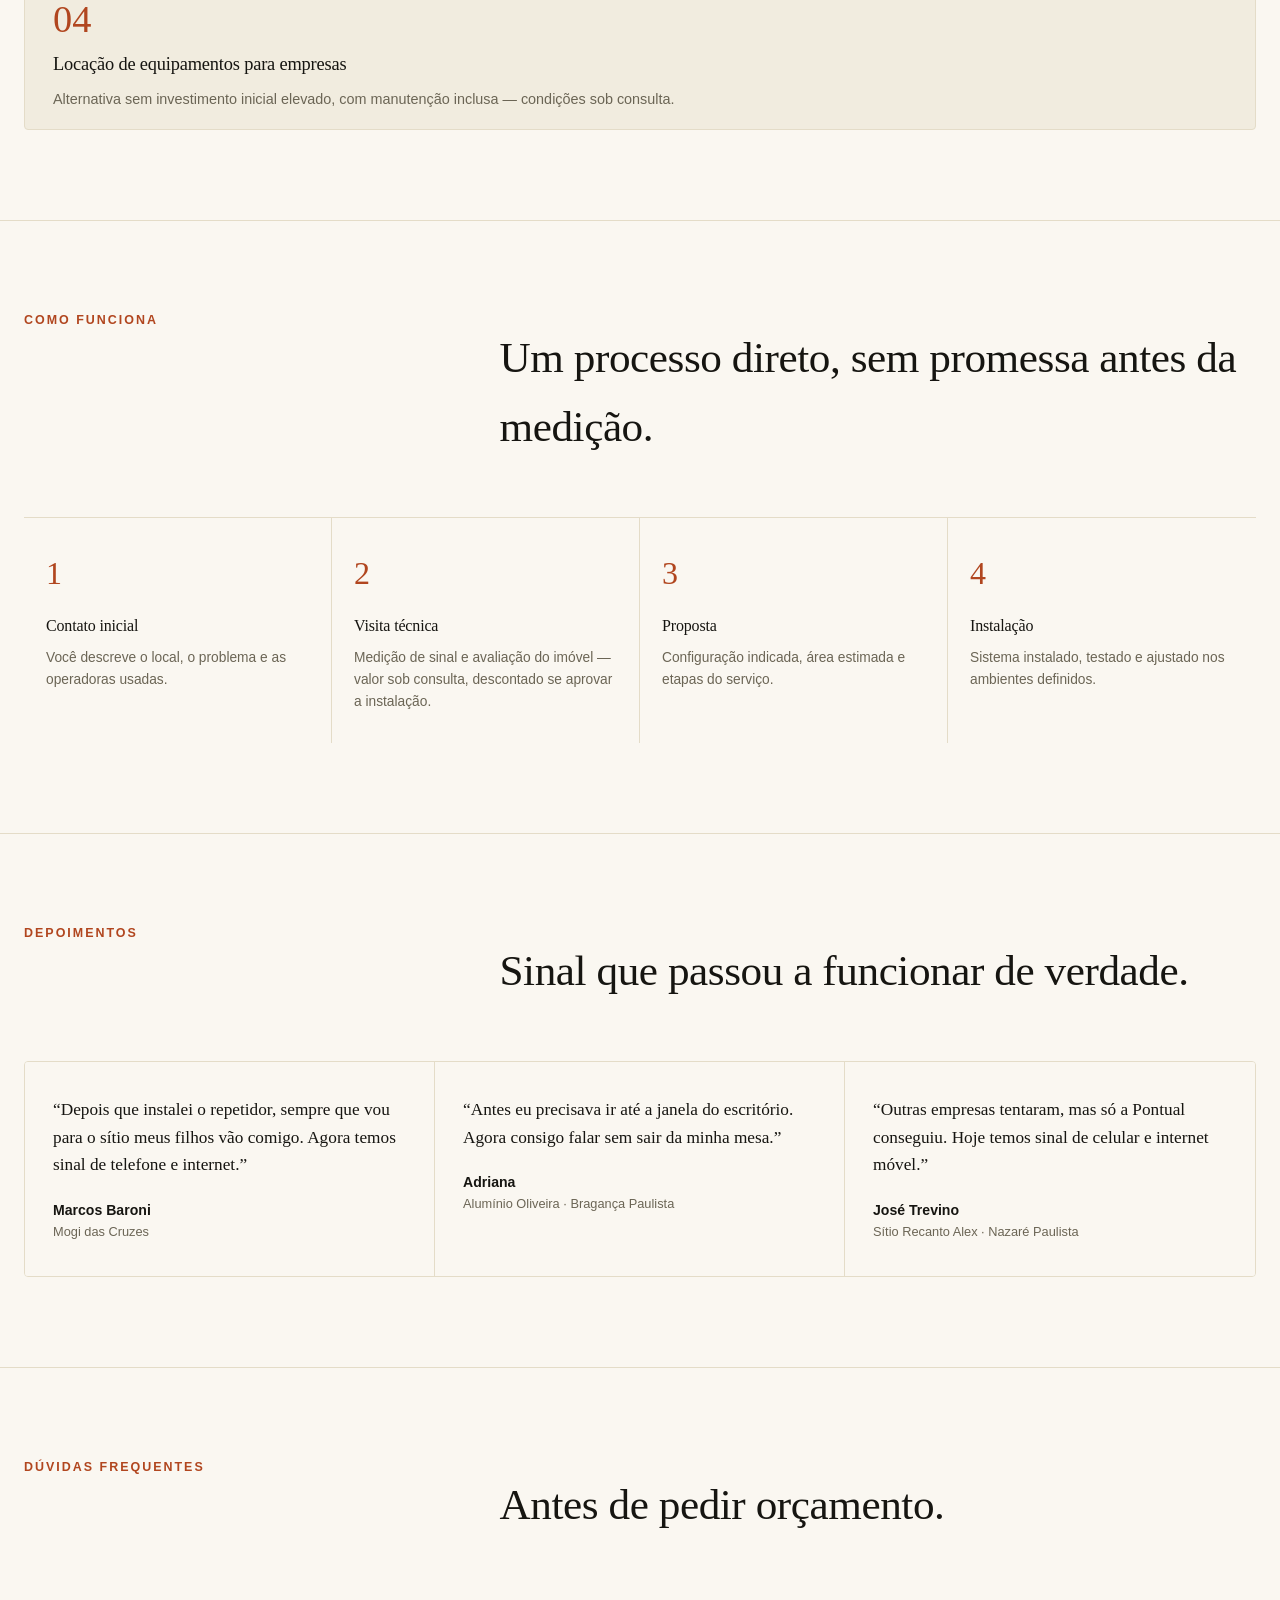
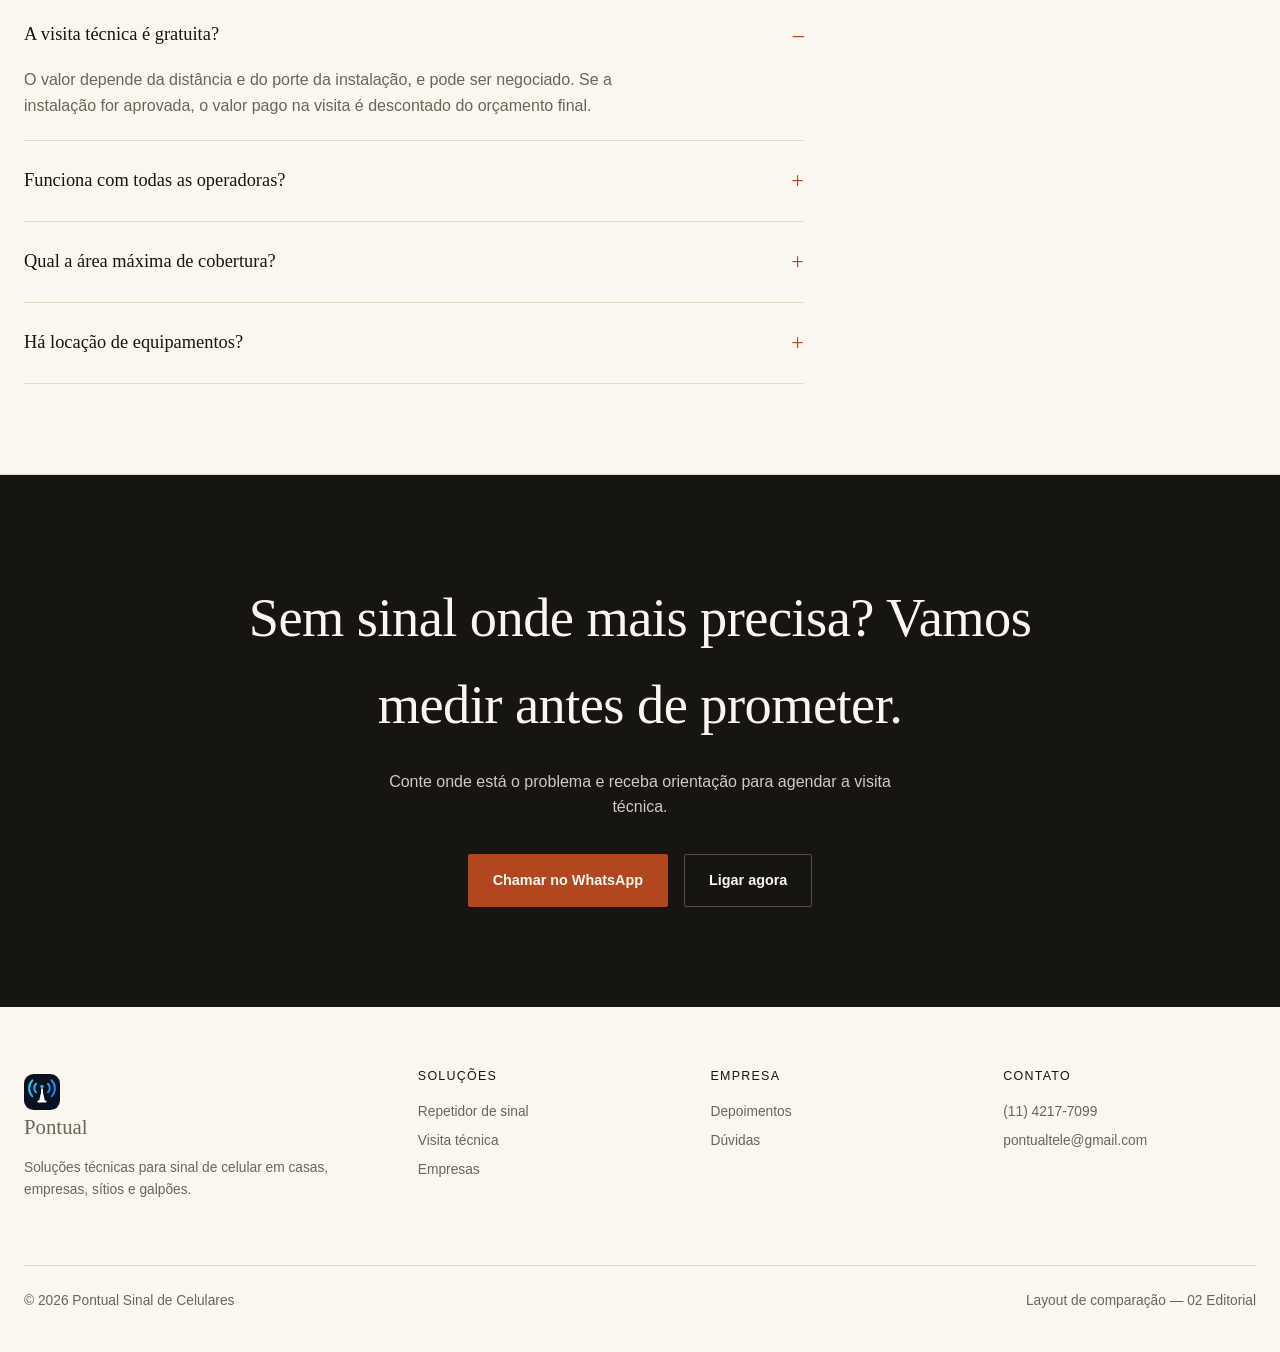
<file: index2.html>
<!doctype html>
<html lang="pt-BR">
<head>
<meta charset="utf-8">
<meta name="viewport" content="width=device-width, initial-scale=1">
<title>Pontual Sinal de Celulares | Layout 2 — Editorial</title>
<meta name="robots" content="noindex,nofollow">
<link rel="icon" href="favicon.svg" type="image/svg+xml">
<style>
:root{
  --ink:#161511; --paper:#faf7f1; --paper-2:#f1ecdf; --line:#e4dcc8;
  --accent:#b1461f; --accent-2:#2f5d4f; --muted:#6b6555;
  --serif:"Georgia","Iowan Old Style",Palatino,serif;
  --sans:"Helvetica Neue",Arial,ui-sans-serif,sans-serif;
}
*{box-sizing:border-box}
html{scroll-behavior:smooth}
body{margin:0;font-family:var(--sans);color:var(--ink);background:var(--paper);line-height:1.6}
img,svg{display:block;max-width:100%}
a{color:inherit;text-decoration:none}
.wrap{width:min(calc(100% - 48px),1240px);margin-inline:auto}
h1,h2,h3{font-family:var(--serif);font-weight:400;letter-spacing:-.01em;margin:0}

header{position:sticky;top:0;z-index:50;background:rgba(250,247,241,.9);backdrop-filter:blur(10px);border-bottom:1px solid var(--line)}
.nav{display:flex;align-items:center;justify-content:space-between;min-height:88px;gap:24px}
.brand{display:flex;align-items:center;gap:12px;font-family:var(--serif);font-size:1.3rem}
.brand img{width:36px;height:36px}
.navlinks{display:flex;gap:34px;font-size:.92rem}
.navlinks a{border-bottom:1px solid transparent;padding-bottom:3px;transition:border-color .2s}
.navlinks a:hover{border-color:var(--accent)}
.nav-cta{font-size:.85rem;font-weight:700;padding:11px 20px;border:1px solid var(--ink);border-radius:2px;transition:background .2s,color .2s}
.nav-cta:hover{background:var(--ink);color:var(--paper)}

.hero{padding:100px 0 70px;border-bottom:1px solid var(--line)}
.hero-top{display:flex;justify-content:space-between;align-items:flex-end;gap:40px;margin-bottom:50px}
.hero-index{font-size:.78rem;letter-spacing:.18em;text-transform:uppercase;color:var(--muted)}
.hero-index b{color:var(--accent)}
.hero h1{font-size:clamp(2.8rem,6vw,5.4rem);line-height:1.02;max-width:900px}
.hero h1 em{font-style:italic;color:var(--accent)}
.hero-grid{display:grid;grid-template-columns:1.3fr .7fr;gap:60px;align-items:end;margin-top:40px}
.hero-lede{font-size:1.15rem;color:#3d3a30;max-width:520px}
.hero-actions{display:flex;gap:16px;margin-top:28px}
.btn{display:inline-flex;align-items:center;gap:8px;padding:14px 24px;font-size:.9rem;font-weight:700;border-radius:2px;border:1px solid var(--ink)}
.btn-fill{background:var(--ink);color:var(--paper)}
.btn-fill:hover{background:var(--accent);border-color:var(--accent)}
.btn-line:hover{background:var(--ink);color:var(--paper)}
.hero-facts{display:grid;gap:18px;border-left:1px solid var(--line);padding-left:30px}
.hero-facts div strong{display:block;font-family:var(--serif);font-size:2.1rem}
.hero-facts div span{font-size:.82rem;color:var(--muted)}

.strip{padding:26px 0;border-bottom:1px solid var(--line);font-size:.86rem;color:var(--muted)}
.strip .wrap{display:flex;flex-wrap:wrap;gap:14px 40px}
.strip strong{color:var(--ink)}

.section{padding:90px 0;border-bottom:1px solid var(--line)}
.section-head{display:grid;grid-template-columns:.9fr 1.6fr;gap:50px;margin-bottom:56px}
.eyebrow{font-size:.78rem;letter-spacing:.16em;text-transform:uppercase;color:var(--accent);font-weight:700}
.section-head h2{font-size:clamp(1.9rem,3.4vw,2.7rem);margin-top:12px}
.section-head p{color:var(--muted);max-width:460px;margin-top:14px}

.bento{display:grid;grid-template-columns:repeat(4,1fr);grid-auto-rows:170px;gap:18px}
.bento .card{grid-column:span 2;padding:28px;border:1px solid var(--line);border-radius:4px;background:var(--paper-2);display:flex;flex-direction:column;justify-content:space-between;transition:transform .2s,box-shadow .2s}
.bento .card:hover{transform:translateY(-4px);box-shadow:0 18px 40px rgba(22,21,17,.08)}
.bento .card.tall{grid-row:span 2;background:var(--ink);color:var(--paper)}
.bento .card.wide{grid-column:span 4}
.card .num{font-family:var(--serif);font-size:2.4rem;color:var(--accent)}
.tall .num{color:#e8b98f}
.card h3{font-size:1.15rem;margin-top:auto}
.card p{margin:8px 0 0;font-size:.9rem;color:var(--muted)}
.tall p{color:#cfcbc0}

.process{display:grid;grid-template-columns:repeat(4,1fr);gap:0;border-top:1px solid var(--line)}
.process > div{padding:30px 22px;border-right:1px solid var(--line)}
.process > div:last-child{border-right:0}
.process .step{font-family:var(--serif);font-size:2rem;color:var(--accent)}
.process h3{font-size:1rem;margin:14px 0 8px}
.process p{font-size:.86rem;color:var(--muted);margin:0}

.quotes{display:grid;grid-template-columns:repeat(3,1fr);gap:0;border:1px solid var(--line);border-radius:4px;overflow:hidden}
.quotes blockquote{margin:0;padding:34px 28px;border-right:1px solid var(--line);font-family:var(--serif);font-size:1.08rem;background:var(--paper)}
.quotes blockquote:last-child{border-right:0}
.quotes footer{margin-top:20px;font-family:var(--sans);font-size:.8rem;color:var(--muted)}
.quotes footer strong{display:block;color:var(--ink);font-size:.88rem}

.faq{max-width:780px}
.faq details{border-bottom:1px solid var(--line);padding:22px 0}
.faq summary{cursor:pointer;list-style:none;display:flex;justify-content:space-between;align-items:center;font-family:var(--serif);font-size:1.15rem}
.faq summary::-webkit-details-marker{display:none}
.faq summary::after{content:"+";font-size:1.4rem;color:var(--accent)}
.faq details[open] summary::after{content:"–"}
.faq p{margin:14px 0 0;color:var(--muted);max-width:640px}

.cta{padding:100px 0;background:var(--ink);color:var(--paper);text-align:center}
.cta h2{font-size:clamp(2rem,4.4vw,3.4rem);max-width:800px;margin-inline:auto}
.cta p{color:#cfcbc0;margin:20px auto 34px;max-width:520px}
.cta .btn-fill{background:var(--accent);border-color:var(--accent)}
.cta .btn-line{border-color:#54503f;color:var(--paper)}
.cta .btn-line:hover{background:var(--paper);color:var(--ink)}
.cta .hero-actions{justify-content:center}

footer.site{padding:60px 0 40px;font-size:.86rem;color:var(--muted)}
.foot-grid{display:grid;grid-template-columns:1.4fr 1fr 1fr 1fr;gap:40px}
.foot-grid h2{font-family:var(--sans);font-size:.78rem;letter-spacing:.1em;text-transform:uppercase;color:var(--ink);margin-bottom:14px}
.foot-grid a{display:block;margin:7px 0}
.foot-bottom{margin-top:50px;padding-top:24px;border-top:1px solid var(--line);display:flex;justify-content:space-between}

@media(max-width:900px){
  .hero-grid,.section-head{grid-template-columns:1fr}
  .hero-facts{border-left:0;padding-left:0;grid-template-columns:repeat(3,1fr)}
  .bento{grid-template-columns:repeat(2,1fr)}
  .bento .card.wide{grid-column:span 2}
  .process{grid-template-columns:1fr 1fr}
  .process>div{border-bottom:1px solid var(--line)}
  .quotes{grid-template-columns:1fr}
  .quotes blockquote{border-right:0;border-bottom:1px solid var(--line)}
  .foot-grid{grid-template-columns:1fr 1fr}
  .navlinks{display:none}
}
</style>
</head>
<body>
<header>
  <div class="wrap nav">
    <a class="brand" href="index2.html"><img src="assets/img/logo-pontual.svg" alt=""> Pontual</a>
    <nav class="navlinks">
      <a href="#servicos">Serviços</a>
      <a href="#processo">Como funciona</a>
      <a href="#depoimentos">Depoimentos</a>
      <a href="#faq">Dúvidas</a>
    </nav>
    <a class="nav-cta" href="https://wa.me/551142177099" target="_blank" rel="noopener">Falar agora</a>
  </div>
</header>

<section class="hero">
  <div class="wrap">
    <div class="hero-top">
      <span class="hero-index">Pontual Sinal de Celulares — <b>Layout 02</b> / Editorial</span>
      <span class="hero-index">São Paulo e região</span>
    </div>
    <h1>Sinal de celular <em>forte</em>, onde a operadora não chega sozinha.</h1>
    <div class="hero-grid">
      <div>
        <p class="hero-lede">Projeto técnico, visita no local e instalação de repetidores para casas, empresas, sítios e galpões — com diagnóstico antes de qualquer promessa.</p>
        <div class="hero-actions">
          <a class="btn btn-fill" href="https://wa.me/551142177099?text=Ol%C3%A1%2C%20quero%20uma%20avalia%C3%A7%C3%A3o%20de%20sinal." target="_blank" rel="noopener">Solicitar avaliação</a>
          <a class="btn btn-line" href="tel:+551142177099">(11) 4217-7099</a>
        </div>
      </div>
      <div class="hero-facts">
        <div><strong>8+</strong><span>Anos de experiência em campo</span></div>
        <div><strong>500m²</strong><span>Área mínima de projeto</span></div>
        <div><strong>Todas</strong><span>As operadoras e frequências</span></div>
      </div>
    </div>
  </div>
</section>

<div class="strip"><div class="wrap">
  <span><strong>Equipamentos homologados Anatel</strong> — conformidade garantida</span>
  <span><strong>Visita técnica sob consulta</strong> — valor conforme distância e porte, descontado se aprovar</span>
  <span><strong>pontualtele@gmail.com</strong></span>
</div></div>

<section class="section" id="servicos">
  <div class="wrap">
    <div class="section-head">
      <span class="eyebrow">Serviços</span>
      <div><h2>Da medição do sinal à instalação concluída.</h2><p>Cada imóvel exige uma leitura diferente do sinal externo — por isso o projeto começa sempre pelo diagnóstico.</p></div>
    </div>
    <div class="bento">
      <div class="card tall"><span class="num">01</span><div><h3>Repetidor de sinal celular</h3><p>Amplificação para residências, sítios e escritórios com recepção insuficiente.</p></div></div>
      <div class="card"><span class="num">02</span><h3>Visita técnica</h3><p>Medição no local; valor sob consulta, conforme distância e porte, negociável.</p></div>
      <div class="card"><span class="num">03</span><h3>Projetos empresariais</h3><p>Cobertura para escritórios, lojas e operações críticas.</p></div>
      <div class="card wide"><span class="num">04</span><h3>Locação de equipamentos para empresas</h3><p>Alternativa sem investimento inicial elevado, com manutenção inclusa — condições sob consulta.</p></div>
    </div>
  </div>
</section>

<section class="section" id="processo">
  <div class="wrap">
    <div class="section-head">
      <span class="eyebrow">Como funciona</span>
      <div><h2>Um processo direto, sem promessa antes da medição.</h2></div>
    </div>
    <div class="process">
      <div><div class="step">1</div><h3>Contato inicial</h3><p>Você descreve o local, o problema e as operadoras usadas.</p></div>
      <div><div class="step">2</div><h3>Visita técnica</h3><p>Medição de sinal e avaliação do imóvel — valor sob consulta, descontado se aprovar a instalação.</p></div>
      <div><div class="step">3</div><h3>Proposta</h3><p>Configuração indicada, área estimada e etapas do serviço.</p></div>
      <div><div class="step">4</div><h3>Instalação</h3><p>Sistema instalado, testado e ajustado nos ambientes definidos.</p></div>
    </div>
  </div>
</section>

<section class="section" id="depoimentos">
  <div class="wrap">
    <div class="section-head">
      <span class="eyebrow">Depoimentos</span>
      <div><h2>Sinal que passou a funcionar de verdade.</h2></div>
    </div>
    <div class="quotes">
      <blockquote>“Depois que instalei o repetidor, sempre que vou para o sítio meus filhos vão comigo. Agora temos sinal de telefone e internet.”<footer><strong>Marcos Baroni</strong>Mogi das Cruzes</footer></blockquote>
      <blockquote>“Antes eu precisava ir até a janela do escritório. Agora consigo falar sem sair da minha mesa.”<footer><strong>Adriana</strong>Alumínio Oliveira · Bragança Paulista</footer></blockquote>
      <blockquote>“Outras empresas tentaram, mas só a Pontual conseguiu. Hoje temos sinal de celular e internet móvel.”<footer><strong>José Trevino</strong>Sítio Recanto Alex · Nazaré Paulista</footer></blockquote>
    </div>
  </div>
</section>

<section class="section" id="faq">
  <div class="wrap">
    <div class="section-head">
      <span class="eyebrow">Dúvidas frequentes</span>
      <div><h2>Antes de pedir orçamento.</h2></div>
    </div>
    <div class="faq">
      <details open><summary>A visita técnica é gratuita?</summary><p>O valor depende da distância e do porte da instalação, e pode ser negociado. Se a instalação for aprovada, o valor pago na visita é descontado do orçamento final.</p></details>
      <details><summary>Funciona com todas as operadoras?</summary><p>Sim — Vivo, Claro, TIM, Oi e outras, em diferentes frequências, conforme o que estiver disponível no endereço.</p></details>
      <details><summary>Qual a área máxima de cobertura?</summary><p>Atendemos a partir de 500 m², com soluções escaláveis para galpões e propriedades rurais inteiras.</p></details>
      <details><summary>Há locação de equipamentos?</summary><p>Sim, para empresas — condições e disponibilidade sob consulta.</p></details>
    </div>
  </div>
</section>

<section class="cta">
  <div class="wrap">
    <h2>Sem sinal onde mais precisa? Vamos medir antes de prometer.</h2>
    <p>Conte onde está o problema e receba orientação para agendar a visita técnica.</p>
    <div class="hero-actions">
      <a class="btn btn-fill" href="https://wa.me/551142177099?text=Ol%C3%A1%2C%20quero%20solicitar%20uma%20avalia%C3%A7%C3%A3o%20t%C3%A9cnica." target="_blank" rel="noopener">Chamar no WhatsApp</a>
      <a class="btn btn-line" href="tel:+551142177099">Ligar agora</a>
    </div>
  </div>
</section>

<footer class="site"><div class="wrap">
  <div class="foot-grid">
    <div><a class="brand" href="index2.html" style="margin-bottom:14px"><img src="assets/img/logo-pontual.svg" alt=""> Pontual</a><p>Soluções técnicas para sinal de celular em casas, empresas, sítios e galpões.</p></div>
    <div><h2>Soluções</h2><a href="#servicos">Repetidor de sinal</a><a href="#servicos">Visita técnica</a><a href="#servicos">Empresas</a></div>
    <div><h2>Empresa</h2><a href="#depoimentos">Depoimentos</a><a href="#faq">Dúvidas</a></div>
    <div><h2>Contato</h2><a href="tel:+551142177099">(11) 4217-7099</a><a href="mailto:pontualtele@gmail.com">pontualtele@gmail.com</a></div>
  </div>
  <div class="foot-bottom"><span>© 2026 Pontual Sinal de Celulares</span><span>Layout de comparação — 02 Editorial</span></div>
</div></footer>
</body>
</html>
</file>
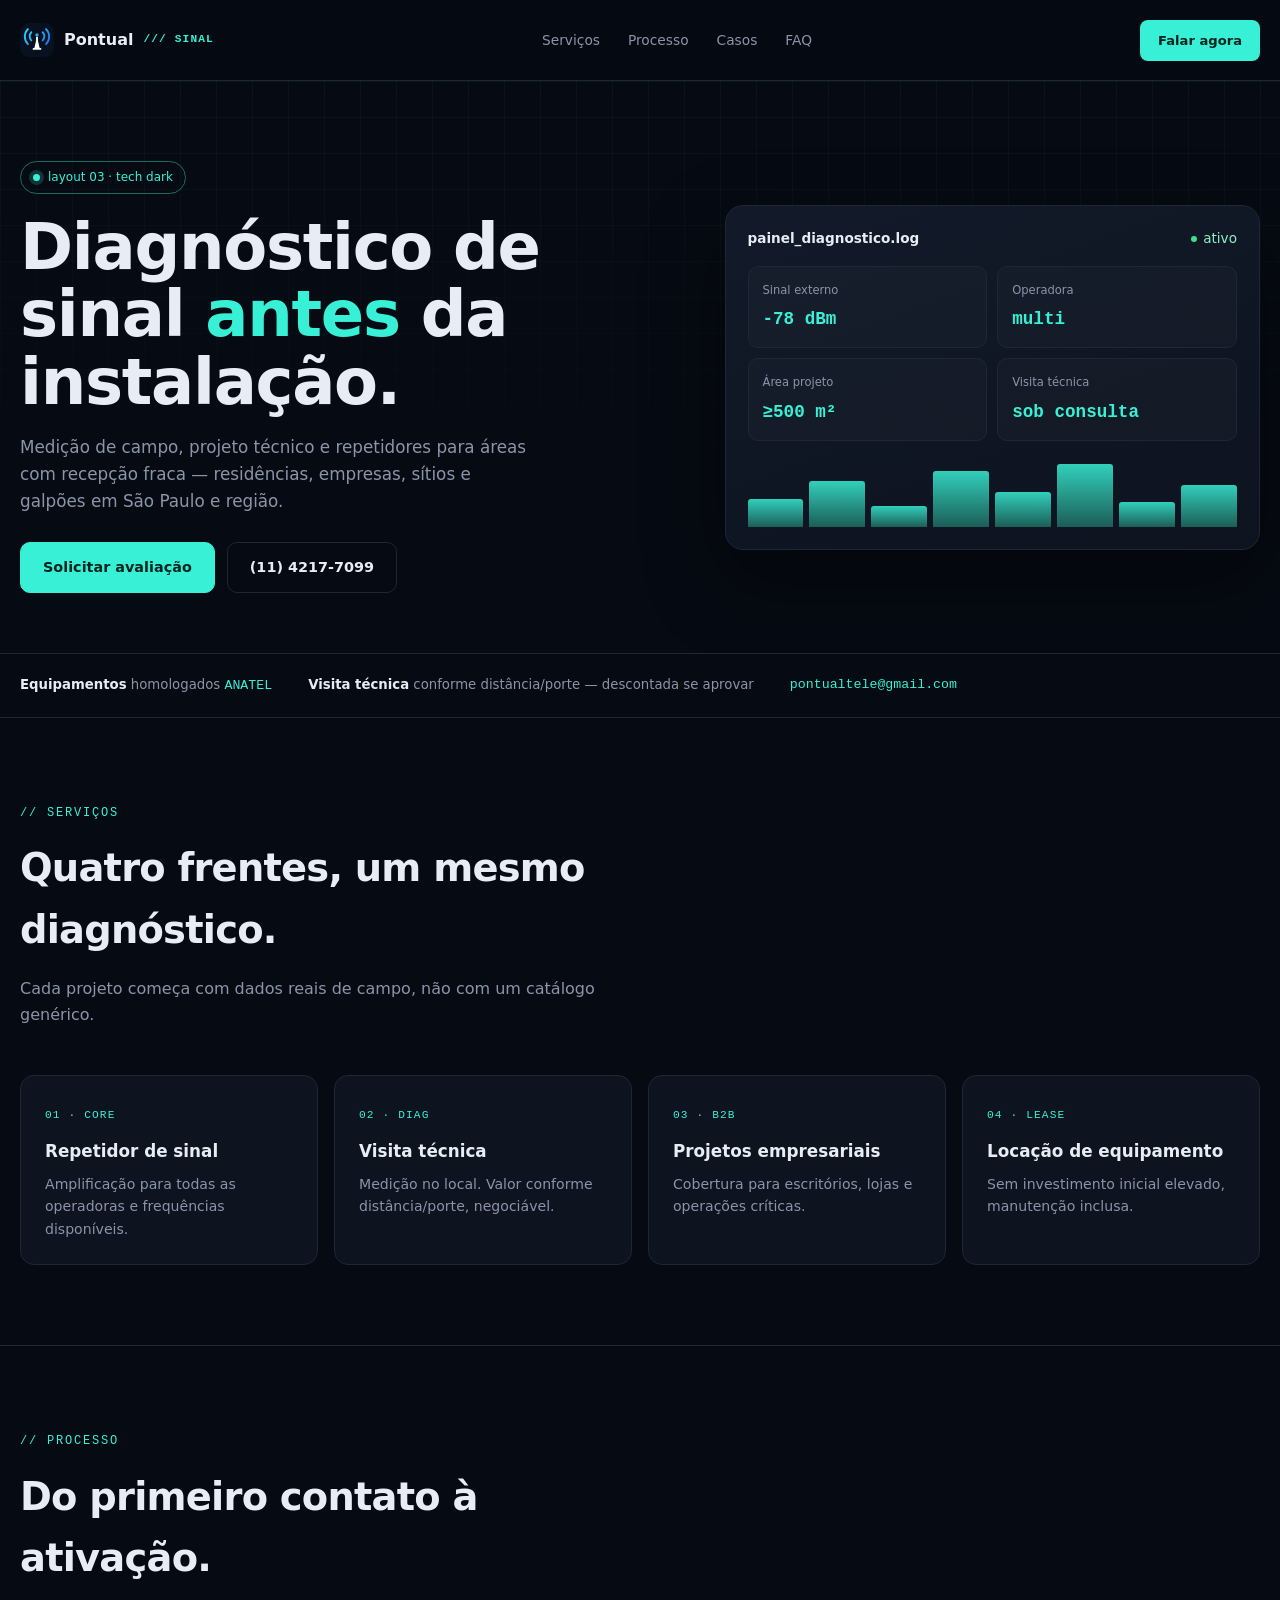
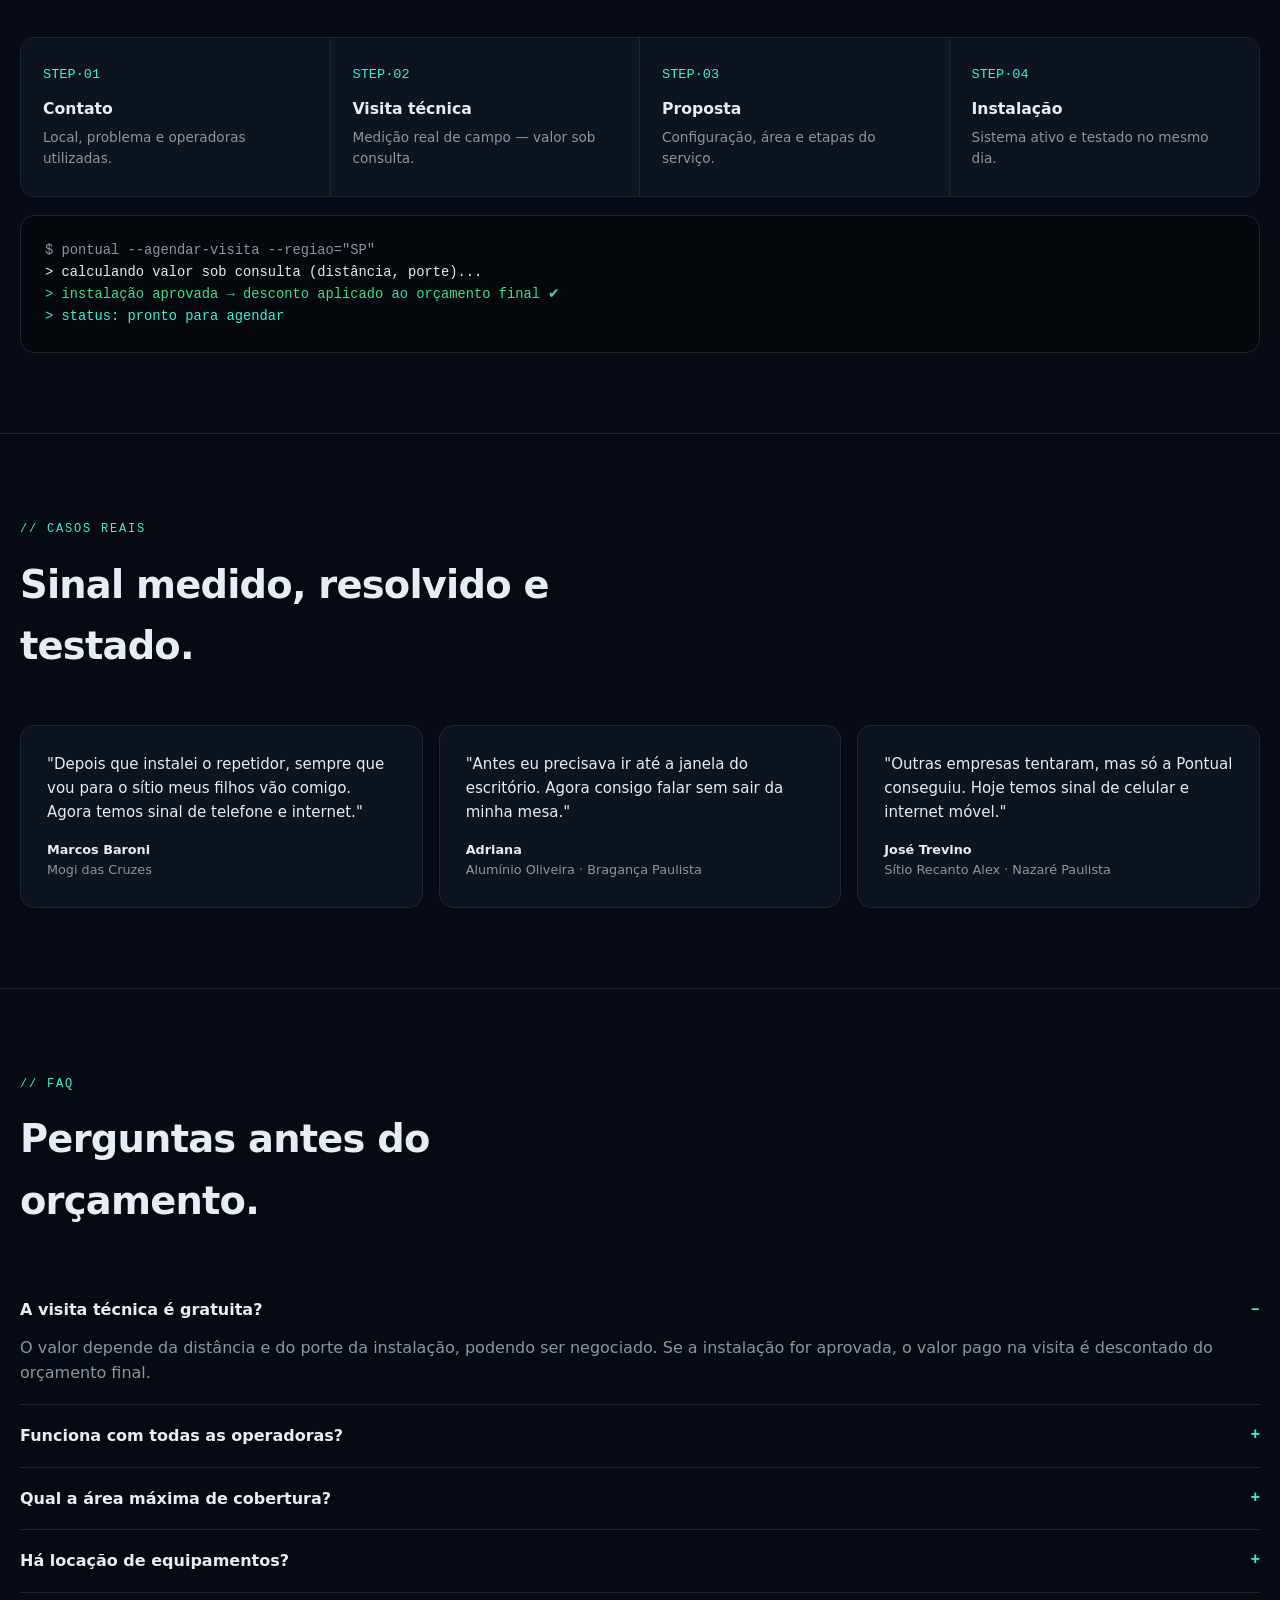
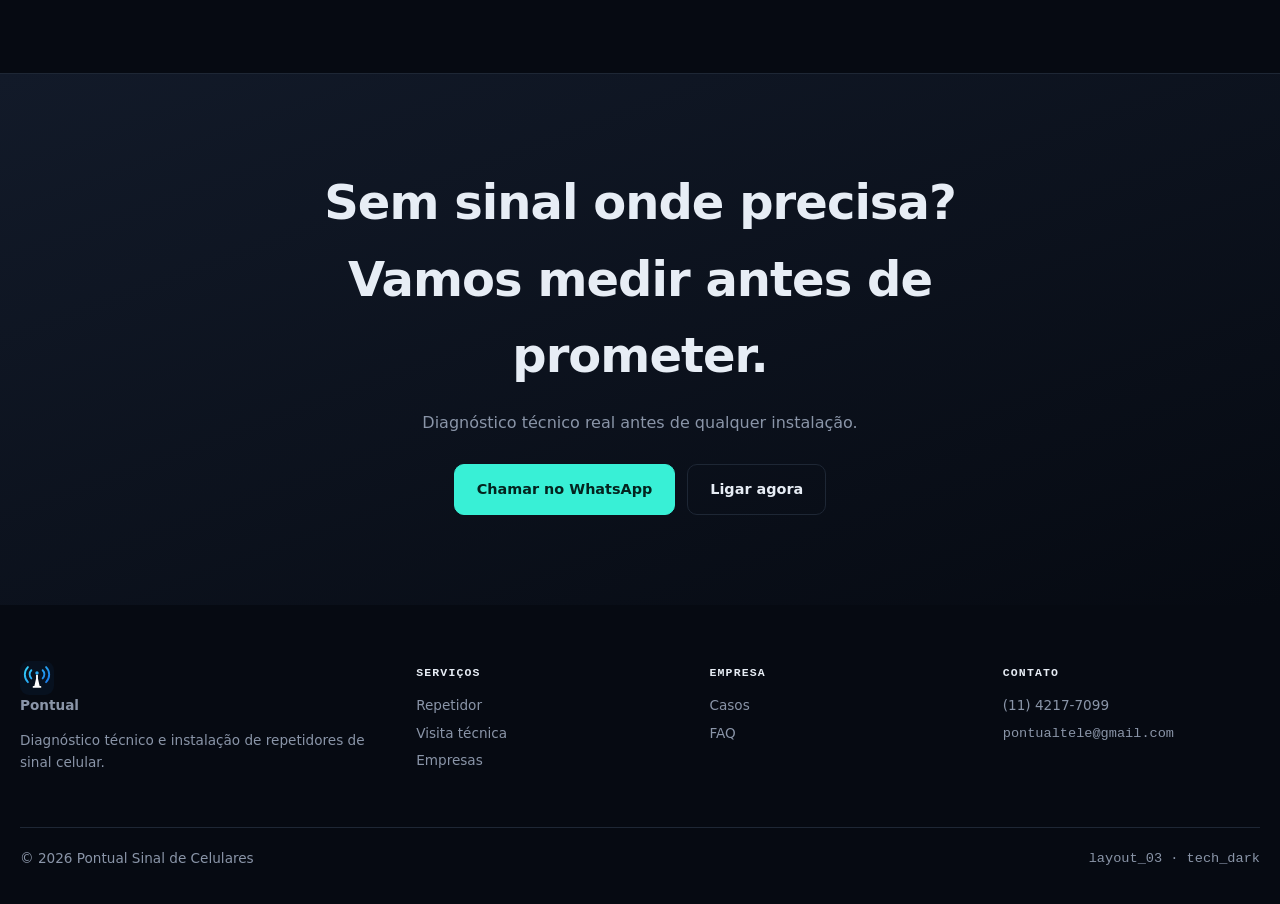
<file: index3.html>
<!doctype html>
<html lang="pt-BR">
<head>
<meta charset="utf-8">
<meta name="viewport" content="width=device-width, initial-scale=1">
<title>Pontual Sinal de Celulares | Layout 3 — Tech Dark</title>
<meta name="robots" content="noindex,nofollow">
<link rel="icon" href="favicon.svg" type="image/svg+xml">
<style>
:root{
  --bg:#060a12; --panel:#0d131f; --panel-2:#121a29; --line:#1e2735;
  --cyan:#38f0d6; --cyan-dim:#1e6b60; --text:#e7edf5; --muted:#8a95a8;
  --mono:"SFMono-Regular",Consolas,"Liberation Mono",Menlo,monospace;
  --sans:Inter,ui-sans-serif,system-ui,sans-serif;
}
*{box-sizing:border-box}
html{scroll-behavior:smooth}
body{margin:0;background:var(--bg);color:var(--text);font-family:var(--sans);line-height:1.6}
img,svg{display:block;max-width:100%}
a{color:inherit;text-decoration:none}
.wrap{width:min(calc(100% - 40px),1240px);margin-inline:auto}
.mono{font-family:var(--mono)}

header{position:sticky;top:0;z-index:50;background:rgba(6,10,18,.85);backdrop-filter:blur(14px);border-bottom:1px solid var(--line)}
.nav{display:flex;align-items:center;justify-content:space-between;min-height:80px;gap:20px}
.brand{display:flex;align-items:center;gap:10px;font-weight:800}
.brand img{width:34px;height:34px}
.brand .mono{color:var(--cyan);font-size:.7rem;letter-spacing:.1em}
.navlinks{display:flex;gap:28px;font-size:.86rem;color:var(--muted)}
.navlinks a:hover{color:var(--cyan)}
.nav-cta{font-size:.82rem;font-weight:700;padding:10px 18px;border-radius:8px;background:var(--cyan);color:#04241f}

.hero{position:relative;overflow:hidden;padding:80px 0 60px;border-bottom:1px solid var(--line)}
.hero::before{content:"";position:absolute;inset:0;background-image:linear-gradient(rgba(56,240,214,.05) 1px,transparent 1px),linear-gradient(90deg,rgba(56,240,214,.05) 1px,transparent 1px);background-size:36px 36px;mask-image:linear-gradient(to bottom,#000,transparent 80%);pointer-events:none}
.hero .wrap{position:relative;display:grid;grid-template-columns:1.1fr .9fr;gap:50px;align-items:center}
.badge{display:inline-flex;align-items:center;gap:8px;padding:6px 12px;border:1px solid var(--cyan-dim);border-radius:999px;font-size:.75rem;color:var(--cyan);margin-bottom:20px}
.badge i{width:7px;height:7px;border-radius:50%;background:var(--cyan);box-shadow:0 0 0 4px rgba(56,240,214,.18)}
.hero h1{font-size:clamp(2.4rem,5vw,4rem);line-height:1.05;margin:0 0 18px;letter-spacing:-.02em}
.hero h1 span{color:var(--cyan)}
.hero p.lede{color:var(--muted);max-width:520px;font-size:1.05rem}
.hero-actions{display:flex;gap:12px;margin-top:28px}
.btn{display:inline-flex;align-items:center;gap:8px;padding:13px 22px;border-radius:10px;font-weight:700;font-size:.9rem;border:1px solid var(--line)}
.btn-cyan{background:var(--cyan);color:#04241f;border-color:var(--cyan)}
.btn-ghost{color:var(--text)}
.btn-ghost:hover{border-color:var(--cyan);color:var(--cyan)}

.panel{border:1px solid var(--line);border-radius:18px;background:linear-gradient(160deg,var(--panel-2),var(--panel));padding:22px;box-shadow:0 30px 80px rgba(0,0,0,.4)}
.panel-head{display:flex;justify-content:space-between;align-items:center;margin-bottom:16px;font-size:.85rem}
.dot{display:inline-flex;align-items:center;gap:6px;color:#8ef0c8}
.dot::before{content:"";width:6px;height:6px;border-radius:50%;background:#3ee08a}
.readout{display:grid;grid-template-columns:repeat(2,1fr);gap:10px}
.readout div{padding:14px;border:1px solid var(--line);border-radius:10px;background:rgba(255,255,255,.02)}
.readout span{display:block;font-size:.72rem;color:var(--muted);margin-bottom:6px}
.readout strong{font-family:var(--mono);font-size:1.1rem;color:var(--cyan)}
.bars{display:flex;align-items:flex-end;gap:6px;height:70px;margin-top:16px}
.bars i{flex:1;background:linear-gradient(180deg,var(--cyan),var(--cyan-dim));border-radius:3px 3px 0 0;opacity:.85}

.strip{border-bottom:1px solid var(--line);padding:20px 0}
.strip .wrap{display:flex;flex-wrap:wrap;gap:12px 36px;font-size:.83rem;color:var(--muted)}
.strip strong{color:var(--text)}
.strip .mono{color:var(--cyan)}

.section{padding:80px 0;border-bottom:1px solid var(--line)}
.section-head{max-width:640px;margin-bottom:48px}
.eyebrow{font-family:var(--mono);font-size:.75rem;letter-spacing:.15em;text-transform:uppercase;color:var(--cyan)}
.section-head h2{font-size:clamp(1.7rem,3vw,2.4rem);margin:14px 0 12px;letter-spacing:-.02em}
.section-head p{color:var(--muted)}

.grid-4{display:grid;grid-template-columns:repeat(4,1fr);gap:16px}
.svc{padding:24px;border:1px solid var(--line);border-radius:14px;background:var(--panel);transition:border-color .2s,transform .2s}
.svc:hover{border-color:var(--cyan-dim);transform:translateY(-4px)}
.svc .tag{font-family:var(--mono);font-size:.7rem;color:var(--cyan);letter-spacing:.1em}
.svc h3{font-size:1.05rem;margin:12px 0 8px}
.svc p{font-size:.88rem;color:var(--muted);margin:0}

.timeline{display:grid;grid-template-columns:repeat(4,1fr);gap:0;border:1px solid var(--line);border-radius:14px;overflow:hidden}
.timeline > div{padding:26px 22px;border-right:1px solid var(--line);background:var(--panel)}
.timeline > div:last-child{border-right:0}
.timeline .idx{font-family:var(--mono);color:var(--cyan);font-size:.85rem}
.timeline h3{font-size:.98rem;margin:10px 0 6px}
.timeline p{font-size:.85rem;color:var(--muted);margin:0}

.terminal{border:1px solid var(--line);border-radius:14px;background:#04070c;padding:24px;font-family:var(--mono);font-size:.86rem;overflow-x:auto}
.terminal .l1{color:var(--muted)}
.terminal .ok{color:#3ee08a}
.terminal .cy{color:var(--cyan)}

.quotes{display:grid;grid-template-columns:repeat(3,1fr);gap:16px}
.quote{padding:26px;border:1px solid var(--line);border-radius:14px;background:var(--panel)}
.quote p{margin:0 0 16px;font-size:.94rem}
.quote footer{font-size:.8rem;color:var(--muted)}
.quote footer strong{display:block;color:var(--text)}

.faq details{border-bottom:1px solid var(--line);padding:18px 0}
.faq summary{cursor:pointer;list-style:none;display:flex;justify-content:space-between;font-weight:700}
.faq summary::-webkit-details-marker{display:none}
.faq summary::after{content:"+";color:var(--cyan);font-family:var(--mono)}
.faq details[open] summary::after{content:"–"}
.faq p{color:var(--muted);margin:12px 0 0}

.cta{padding:90px 0;text-align:center;background:linear-gradient(160deg,var(--panel-2),var(--bg))}
.cta h2{font-size:clamp(1.9rem,4vw,3rem);max-width:780px;margin:0 auto 16px;letter-spacing:-.02em}
.cta p{color:var(--muted);margin-bottom:28px}
.cta .hero-actions{justify-content:center}

footer.site{padding:50px 0 34px;font-size:.85rem;color:var(--muted)}
.foot-grid{display:grid;grid-template-columns:1.4fr 1fr 1fr 1fr;gap:36px}
.foot-grid h2{font-family:var(--mono);font-size:.72rem;letter-spacing:.1em;text-transform:uppercase;color:var(--text);margin-bottom:12px}
.foot-grid a{display:block;margin:6px 0}
.foot-bottom{margin-top:40px;padding-top:20px;border-top:1px solid var(--line);display:flex;justify-content:space-between}

@media(max-width:900px){
  .hero .wrap{grid-template-columns:1fr}
  .grid-4,.timeline{grid-template-columns:1fr 1fr}
  .timeline>div{border-bottom:1px solid var(--line)}
  .quotes{grid-template-columns:1fr}
  .foot-grid{grid-template-columns:1fr 1fr}
  .navlinks{display:none}
}
</style>
</head>
<body>
<header>
  <div class="wrap nav">
    <a class="brand" href="index3.html"><img src="assets/img/logo-pontual.svg" alt="">Pontual <span class="mono">/// SINAL</span></a>
    <nav class="navlinks">
      <a href="#servicos">Serviços</a>
      <a href="#processo">Processo</a>
      <a href="#depoimentos">Casos</a>
      <a href="#faq">FAQ</a>
    </nav>
    <a class="nav-cta" href="https://wa.me/551142177099" target="_blank" rel="noopener">Falar agora</a>
  </div>
</header>

<section class="hero">
  <div class="wrap">
    <div>
      <div class="badge"><i></i> layout 03 · tech dark</div>
      <h1>Diagnóstico de sinal <span>antes</span> da instalação.</h1>
      <p class="lede">Medição de campo, projeto técnico e repetidores para áreas com recepção fraca — residências, empresas, sítios e galpões em São Paulo e região.</p>
      <div class="hero-actions">
        <a class="btn btn-cyan" href="https://wa.me/551142177099?text=Ol%C3%A1%2C%20quero%20uma%20avalia%C3%A7%C3%A3o%20de%20sinal." target="_blank" rel="noopener">Solicitar avaliação</a>
        <a class="btn btn-ghost" href="tel:+551142177099">(11) 4217-7099</a>
      </div>
    </div>
    <div class="panel">
      <div class="panel-head"><strong>painel_diagnostico.log</strong><span class="dot">ativo</span></div>
      <div class="readout">
        <div><span>Sinal externo</span><strong>-78 dBm</strong></div>
        <div><span>Operadora</span><strong>multi</strong></div>
        <div><span>Área projeto</span><strong>≥500 m²</strong></div>
        <div><span>Visita técnica</span><strong>sob consulta</strong></div>
      </div>
      <div class="bars">
        <i style="height:40%"></i><i style="height:65%"></i><i style="height:30%"></i><i style="height:80%"></i><i style="height:50%"></i><i style="height:90%"></i><i style="height:35%"></i><i style="height:60%"></i>
      </div>
    </div>
  </div>
</section>

<div class="strip"><div class="wrap">
  <span><strong>Equipamentos</strong> homologados <span class="mono">ANATEL</span></span>
  <span><strong>Visita técnica</strong> conforme distância/porte — descontada se aprovar</span>
  <span class="mono">pontualtele@gmail.com</span>
</div></div>

<section class="section" id="servicos">
  <div class="wrap">
    <div class="section-head"><span class="eyebrow">// serviços</span><h2>Quatro frentes, um mesmo diagnóstico.</h2><p>Cada projeto começa com dados reais de campo, não com um catálogo genérico.</p></div>
    <div class="grid-4">
      <div class="svc"><span class="tag">01 · CORE</span><h3>Repetidor de sinal</h3><p>Amplificação para todas as operadoras e frequências disponíveis.</p></div>
      <div class="svc"><span class="tag">02 · DIAG</span><h3>Visita técnica</h3><p>Medição no local. Valor conforme distância/porte, negociável.</p></div>
      <div class="svc"><span class="tag">03 · B2B</span><h3>Projetos empresariais</h3><p>Cobertura para escritórios, lojas e operações críticas.</p></div>
      <div class="svc"><span class="tag">04 · LEASE</span><h3>Locação de equipamento</h3><p>Sem investimento inicial elevado, manutenção inclusa.</p></div>
    </div>
  </div>
</section>

<section class="section" id="processo">
  <div class="wrap">
    <div class="section-head"><span class="eyebrow">// processo</span><h2>Do primeiro contato à ativação.</h2></div>
    <div class="timeline">
      <div><div class="idx">STEP·01</div><h3>Contato</h3><p>Local, problema e operadoras utilizadas.</p></div>
      <div><div class="idx">STEP·02</div><h3>Visita técnica</h3><p>Medição real de campo — valor sob consulta.</p></div>
      <div><div class="idx">STEP·03</div><h3>Proposta</h3><p>Configuração, área e etapas do serviço.</p></div>
      <div><div class="idx">STEP·04</div><h3>Instalação</h3><p>Sistema ativo e testado no mesmo dia.</p></div>
    </div>
    <div style="height:18px"></div>
    <div class="terminal">
<div class="l1">$ pontual --agendar-visita --regiao="SP"</div>
<div>&gt; calculando valor sob consulta (distância, porte)...</div>
<div class="ok">&gt; instalação aprovada → desconto aplicado ao orçamento final ✔</div>
<div class="cy">&gt; status: pronto para agendar</div>
    </div>
  </div>
</section>

<section class="section" id="depoimentos">
  <div class="wrap">
    <div class="section-head"><span class="eyebrow">// casos reais</span><h2>Sinal medido, resolvido e testado.</h2></div>
    <div class="quotes">
      <div class="quote"><p>"Depois que instalei o repetidor, sempre que vou para o sítio meus filhos vão comigo. Agora temos sinal de telefone e internet."</p><footer><strong>Marcos Baroni</strong>Mogi das Cruzes</footer></div>
      <div class="quote"><p>"Antes eu precisava ir até a janela do escritório. Agora consigo falar sem sair da minha mesa."</p><footer><strong>Adriana</strong>Alumínio Oliveira · Bragança Paulista</footer></div>
      <div class="quote"><p>"Outras empresas tentaram, mas só a Pontual conseguiu. Hoje temos sinal de celular e internet móvel."</p><footer><strong>José Trevino</strong>Sítio Recanto Alex · Nazaré Paulista</footer></div>
    </div>
  </div>
</section>

<section class="section" id="faq">
  <div class="wrap">
    <div class="section-head"><span class="eyebrow">// faq</span><h2>Perguntas antes do orçamento.</h2></div>
    <div class="faq">
      <details open><summary>A visita técnica é gratuita?</summary><p>O valor depende da distância e do porte da instalação, podendo ser negociado. Se a instalação for aprovada, o valor pago na visita é descontado do orçamento final.</p></details>
      <details><summary>Funciona com todas as operadoras?</summary><p>Sim, em diferentes frequências, conforme disponibilidade no endereço.</p></details>
      <details><summary>Qual a área máxima de cobertura?</summary><p>A partir de 500 m², com soluções escaláveis para galpões e áreas rurais.</p></details>
      <details><summary>Há locação de equipamentos?</summary><p>Sim, para empresas — condições sob consulta.</p></details>
    </div>
  </div>
</section>

<section class="cta">
  <div class="wrap">
    <h2>Sem sinal onde precisa? Vamos medir antes de prometer.</h2>
    <p>Diagnóstico técnico real antes de qualquer instalação.</p>
    <div class="hero-actions">
      <a class="btn btn-cyan" href="https://wa.me/551142177099?text=Ol%C3%A1%2C%20quero%20solicitar%20uma%20avalia%C3%A7%C3%A3o%20t%C3%A9cnica." target="_blank" rel="noopener">Chamar no WhatsApp</a>
      <a class="btn btn-ghost" href="tel:+551142177099">Ligar agora</a>
    </div>
  </div>
</section>

<footer class="site"><div class="wrap">
  <div class="foot-grid">
    <div><a class="brand" href="index3.html" style="margin-bottom:12px"><img src="assets/img/logo-pontual.svg" alt="">Pontual</a><p>Diagnóstico técnico e instalação de repetidores de sinal celular.</p></div>
    <div><h2>Serviços</h2><a href="#servicos">Repetidor</a><a href="#servicos">Visita técnica</a><a href="#servicos">Empresas</a></div>
    <div><h2>Empresa</h2><a href="#depoimentos">Casos</a><a href="#faq">FAQ</a></div>
    <div><h2>Contato</h2><a href="tel:+551142177099">(11) 4217-7099</a><a href="mailto:pontualtele@gmail.com" class="mono">pontualtele@gmail.com</a></div>
  </div>
  <div class="foot-bottom"><span>© 2026 Pontual Sinal de Celulares</span><span class="mono">layout_03 · tech_dark</span></div>
</div></footer>
</body>
</html>
</file>
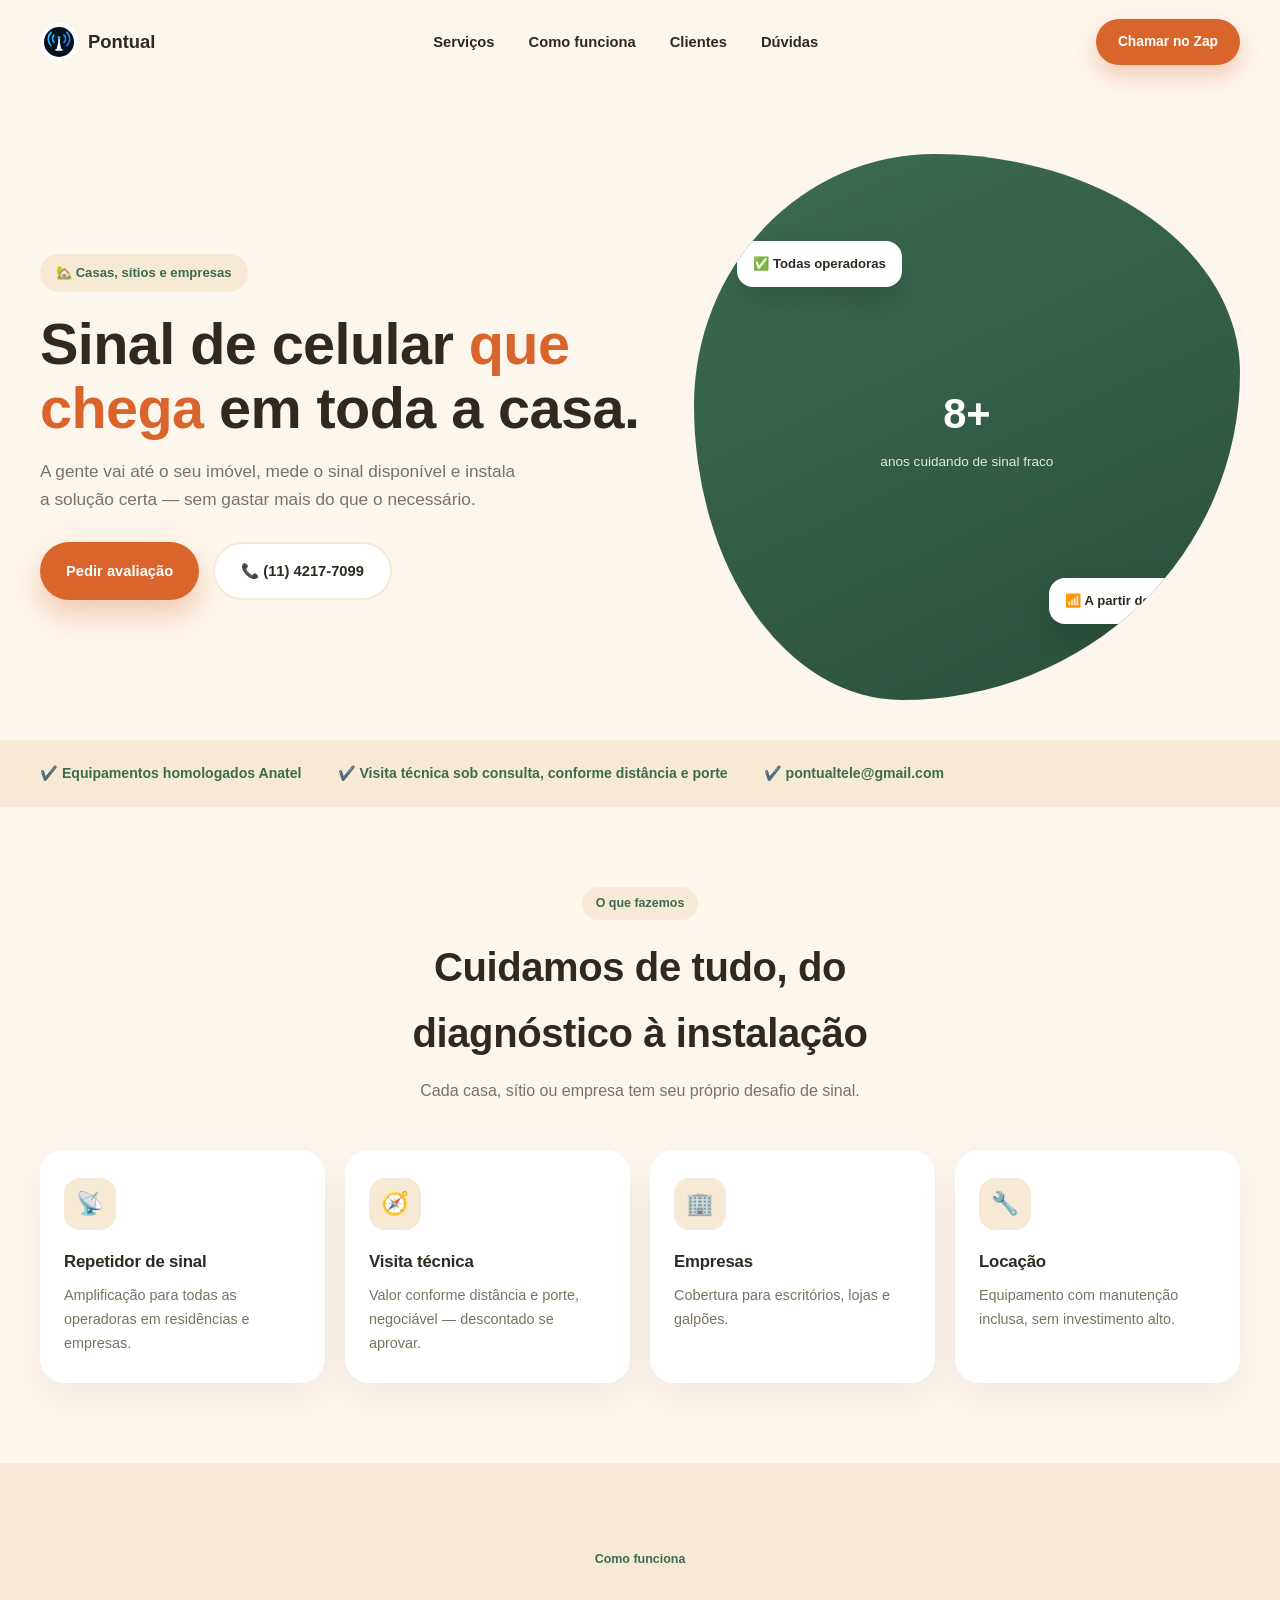
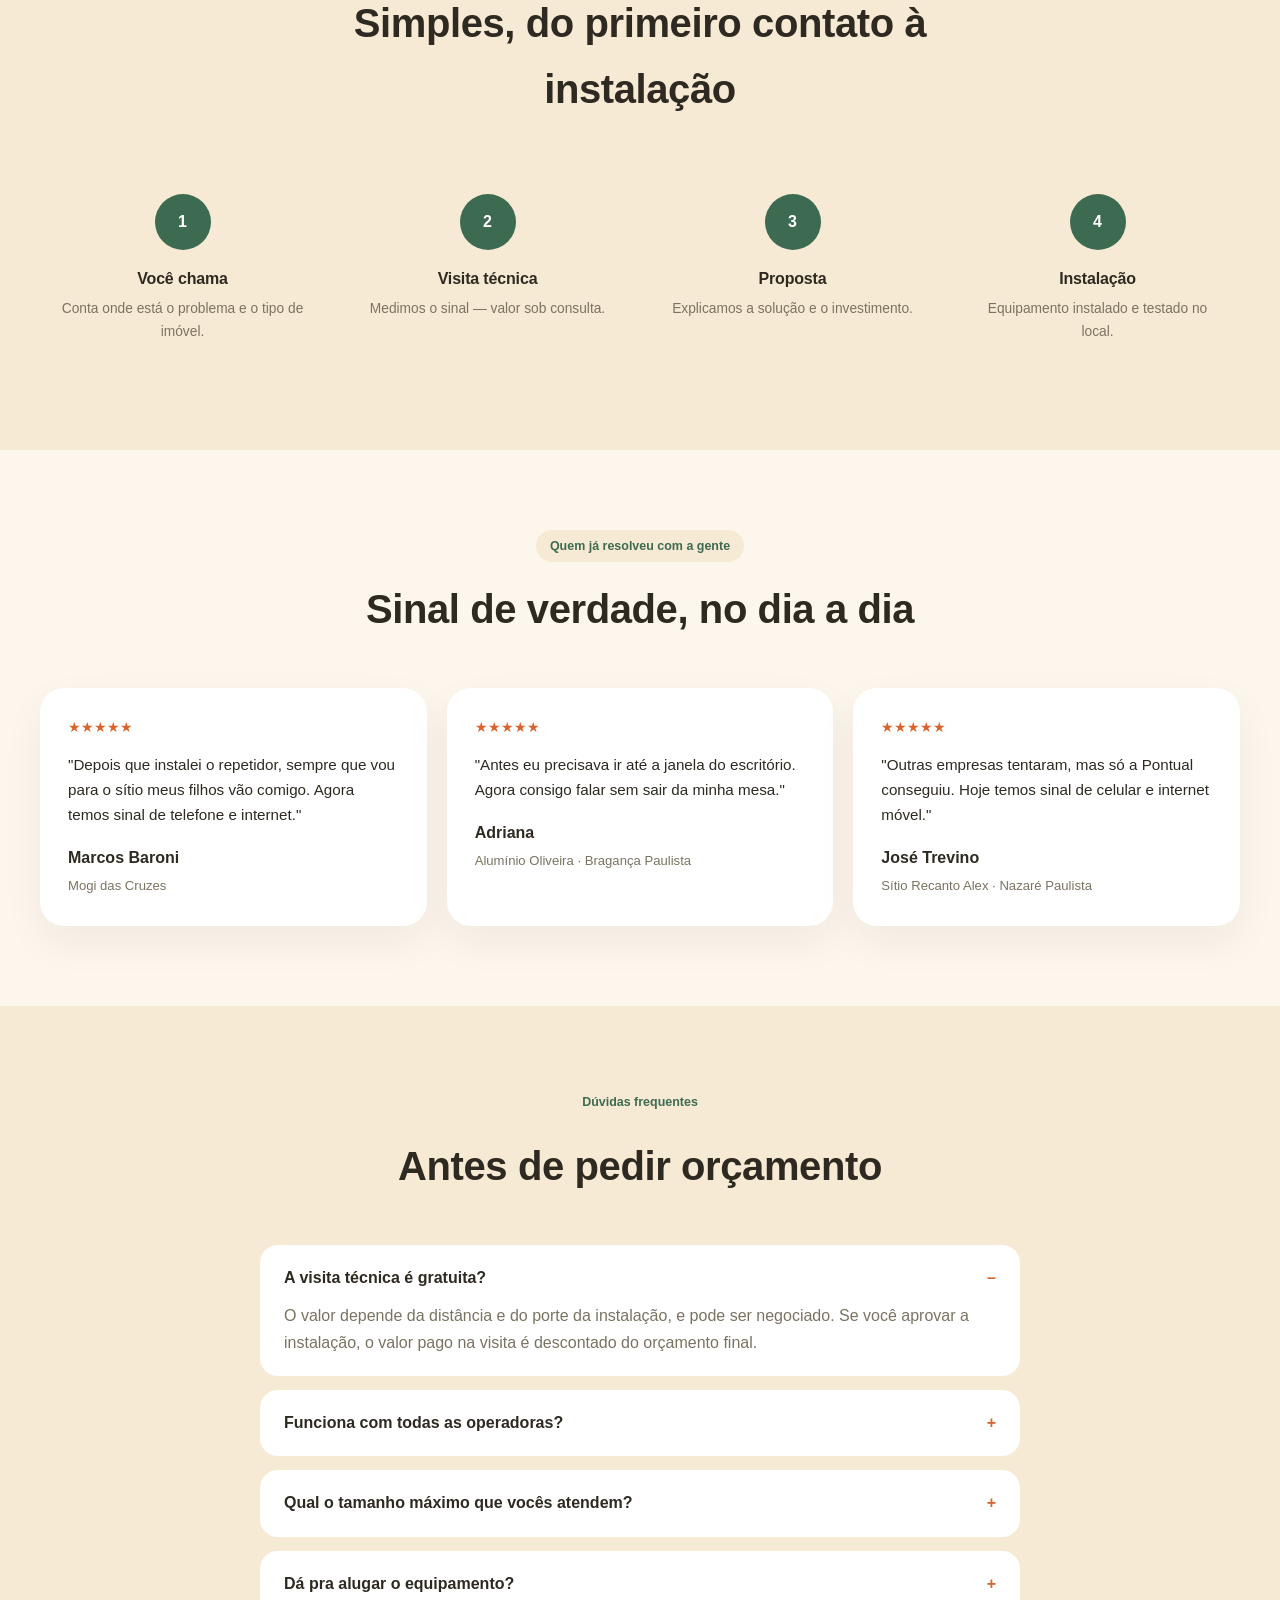
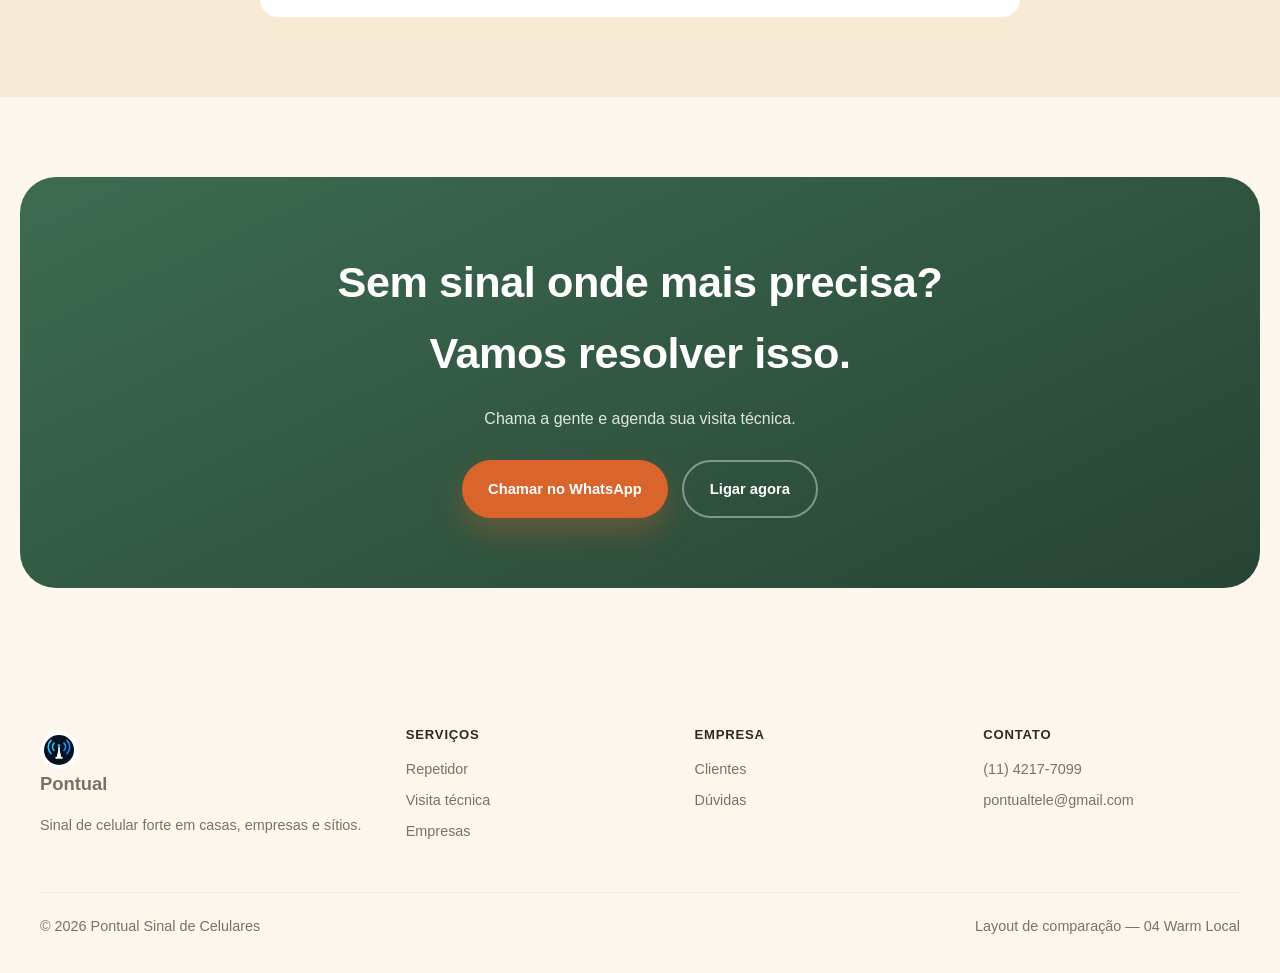
<file: index4.html>
<!doctype html>
<html lang="pt-BR">
<head>
<meta charset="utf-8">
<meta name="viewport" content="width=device-width, initial-scale=1">
<title>Pontual Sinal de Celulares | Layout 4 — Warm Local</title>
<meta name="robots" content="noindex,nofollow">
<link rel="icon" href="favicon.svg" type="image/svg+xml">
<style>
:root{
  --cream:#fdf6ec; --cream-2:#f7ead4; --ink:#2e2a22; --terracotta:#d9642c; --forest:#3d6b52; --muted:#7a7362;
  --sans:"Nunito","Segoe UI",ui-sans-serif,sans-serif;
}
*{box-sizing:border-box}
html{scroll-behavior:smooth}
body{margin:0;font-family:var(--sans);color:var(--ink);background:var(--cream);line-height:1.65}
img,svg{display:block;max-width:100%}
a{color:inherit;text-decoration:none}
.wrap{width:min(calc(100% - 40px),1200px);margin-inline:auto}
h1,h2,h3{margin:0;letter-spacing:-.01em}

header{position:sticky;top:0;z-index:50;background:rgba(253,246,236,.92);backdrop-filter:blur(10px)}
.nav{display:flex;align-items:center;justify-content:space-between;min-height:84px;gap:20px}
.brand{display:flex;align-items:center;gap:10px;font-weight:900;font-size:1.15rem}
.brand img{width:38px;height:38px;border-radius:50%;background:#fff;padding:4px}
.navlinks{display:flex;gap:26px;font-weight:700;font-size:.92rem}
.navlinks a{padding:8px 4px;border-radius:999px}
.navlinks a:hover{color:var(--terracotta)}
.nav-cta{font-weight:800;font-size:.86rem;padding:12px 22px;border-radius:999px;background:var(--terracotta);color:#fff;box-shadow:0 10px 24px rgba(217,100,44,.3)}

.hero{padding:70px 0 40px}
.hero .wrap{display:grid;grid-template-columns:1.05fr .95fr;gap:50px;align-items:center}
.pill{display:inline-flex;align-items:center;gap:8px;padding:8px 16px;border-radius:999px;background:var(--cream-2);color:var(--forest);font-weight:800;font-size:.82rem;margin-bottom:20px}
.hero h1{font-size:clamp(2.3rem,5vw,3.6rem);line-height:1.12}
.hero h1 span{color:var(--terracotta)}
.hero p.lede{color:var(--muted);font-size:1.08rem;max-width:480px;margin-top:16px}
.hero-actions{display:flex;flex-wrap:wrap;gap:14px;margin-top:28px}
.btn{display:inline-flex;align-items:center;gap:8px;padding:15px 26px;border-radius:999px;font-weight:800;font-size:.92rem}
.btn-fill{background:var(--terracotta);color:#fff;box-shadow:0 14px 30px rgba(217,100,44,.32)}
.btn-line{background:#fff;color:var(--ink);border:2px solid var(--cream-2)}

.blob{position:relative;aspect-ratio:1/1;border-radius:44% 56% 62% 38% / 46% 40% 60% 54%;background:linear-gradient(155deg,var(--forest),#2a4f3c);display:grid;place-items:center;color:#fff;overflow:hidden}
.blob .chip{position:absolute;padding:12px 16px;border-radius:16px;background:#fff;color:var(--ink);font-weight:800;font-size:.82rem;box-shadow:0 14px 30px rgba(0,0,0,.15)}
.blob .c1{top:16%;left:8%}
.blob .c2{bottom:14%;right:6%}
.blob .center{text-align:center}
.blob .center strong{display:block;font-size:2.6rem}
.blob .center span{font-size:.85rem;opacity:.85}

.strip{padding:22px 0;background:var(--cream-2)}
.strip .wrap{display:flex;flex-wrap:wrap;gap:14px 36px;font-size:.88rem;font-weight:700;color:var(--forest)}

.section{padding:80px 0}
.section-head{max-width:640px;margin:0 auto 46px;text-align:center}
.eyebrow{display:inline-block;padding:6px 14px;border-radius:999px;background:var(--cream-2);color:var(--forest);font-weight:800;font-size:.78rem;margin-bottom:14px}
.section-head h2{font-size:clamp(1.8rem,3.2vw,2.5rem)}
.section-head p{color:var(--muted);margin-top:12px}

.cards{display:grid;grid-template-columns:repeat(4,1fr);gap:20px}
.card{padding:28px 24px;border-radius:24px;background:#fff;box-shadow:0 16px 40px rgba(46,42,34,.06);transition:transform .2s}
.card:hover{transform:translateY(-6px)}
.card .ico{width:52px;height:52px;border-radius:16px;background:var(--cream-2);display:grid;place-items:center;color:var(--terracotta);margin-bottom:18px;font-size:1.4rem}
.card h3{font-size:1.05rem;margin-bottom:8px}
.card p{color:var(--muted);font-size:.9rem;margin:0}

.steps{display:grid;grid-template-columns:repeat(4,1fr);gap:20px}
.step{text-align:center;padding:26px 18px}
.step .circle{width:56px;height:56px;border-radius:50%;background:var(--forest);color:#fff;display:grid;place-items:center;margin:0 auto 16px;font-weight:900}
.step h3{font-size:1rem;margin-bottom:6px}
.step p{color:var(--muted);font-size:.86rem;margin:0}

.quotes{display:grid;grid-template-columns:repeat(3,1fr);gap:20px}
.quote{padding:28px;border-radius:24px;background:#fff;box-shadow:0 16px 40px rgba(46,42,34,.06)}
.quote .stars{color:var(--terracotta);margin-bottom:12px;font-size:.9rem}
.quote p{margin:0 0 18px;font-size:.95rem}
.quote footer strong{display:block}
.quote footer span{color:var(--muted);font-size:.82rem}

.faq{max-width:760px;margin:0 auto;display:grid;gap:14px}
.faq details{padding:20px 24px;border-radius:18px;background:#fff}
.faq summary{cursor:pointer;list-style:none;display:flex;justify-content:space-between;font-weight:800}
.faq summary::-webkit-details-marker{display:none}
.faq summary::after{content:"+";color:var(--terracotta)}
.faq details[open] summary::after{content:"–"}
.faq p{color:var(--muted);margin:12px 0 0}

.cta{margin:0 20px;padding:70px 40px;border-radius:36px;background:linear-gradient(155deg,var(--forest),#274434);color:#fff;text-align:center}
.cta h2{font-size:clamp(1.8rem,3.6vw,2.7rem);max-width:700px;margin-inline:auto}
.cta p{opacity:.85;margin:16px 0 28px}
.cta .hero-actions{justify-content:center}
.cta .btn-line{background:transparent;border:2px solid rgba(255,255,255,.4);color:#fff}

footer.site{padding:56px 0 34px;font-size:.9rem;color:var(--muted)}
.foot-grid{display:grid;grid-template-columns:1.3fr 1fr 1fr 1fr;gap:32px}
.foot-grid h2{font-size:.82rem;text-transform:uppercase;letter-spacing:.06em;color:var(--ink);margin-bottom:12px}
.foot-grid a{display:block;margin:7px 0}
.foot-bottom{margin-top:40px;padding-top:22px;border-top:1px solid var(--cream-2);display:flex;justify-content:space-between}

@media(max-width:900px){
  .hero .wrap{grid-template-columns:1fr}
  .cards,.steps{grid-template-columns:1fr 1fr}
  .quotes{grid-template-columns:1fr}
  .foot-grid{grid-template-columns:1fr 1fr}
  .navlinks{display:none}
  .cta{margin:0}
}
</style>
</head>
<body>
<header>
  <div class="wrap nav">
    <a class="brand" href="index4.html"><img src="assets/img/logo-pontual.svg" alt="">Pontual</a>
    <nav class="navlinks">
      <a href="#servicos">Serviços</a>
      <a href="#processo">Como funciona</a>
      <a href="#depoimentos">Clientes</a>
      <a href="#faq">Dúvidas</a>
    </nav>
    <a class="nav-cta" href="https://wa.me/551142177099" target="_blank" rel="noopener">Chamar no Zap</a>
  </div>
</header>

<section class="hero">
  <div class="wrap">
    <div>
      <span class="pill">🏡 Casas, sítios e empresas</span>
      <h1>Sinal de celular <span>que chega</span> em toda a casa.</h1>
      <p class="lede">A gente vai até o seu imóvel, mede o sinal disponível e instala a solução certa — sem gastar mais do que o necessário.</p>
      <div class="hero-actions">
        <a class="btn btn-fill" href="https://wa.me/551142177099?text=Ol%C3%A1%2C%20quero%20uma%20avalia%C3%A7%C3%A3o%20de%20sinal." target="_blank" rel="noopener">Pedir avaliação</a>
        <a class="btn btn-line" href="tel:+551142177099">📞 (11) 4217-7099</a>
      </div>
    </div>
    <div class="blob">
      <div class="chip c1">✅ Todas operadoras</div>
      <div class="center"><strong>8+</strong><span>anos cuidando de sinal fraco</span></div>
      <div class="chip c2">📶 A partir de 500m²</div>
    </div>
  </div>
</section>

<div class="strip"><div class="wrap">
  <span>✔️ Equipamentos homologados Anatel</span>
  <span>✔️ Visita técnica sob consulta, conforme distância e porte</span>
  <span>✔️ pontualtele@gmail.com</span>
</div></div>

<section class="section" id="servicos">
  <div class="wrap">
    <div class="section-head"><span class="eyebrow">O que fazemos</span><h2>Cuidamos de tudo, do diagnóstico à instalação</h2><p>Cada casa, sítio ou empresa tem seu próprio desafio de sinal.</p></div>
    <div class="cards">
      <div class="card"><div class="ico">📡</div><h3>Repetidor de sinal</h3><p>Amplificação para todas as operadoras em residências e empresas.</p></div>
      <div class="card"><div class="ico">🧭</div><h3>Visita técnica</h3><p>Valor conforme distância e porte, negociável — descontado se aprovar.</p></div>
      <div class="card"><div class="ico">🏢</div><h3>Empresas</h3><p>Cobertura para escritórios, lojas e galpões.</p></div>
      <div class="card"><div class="ico">🔧</div><h3>Locação</h3><p>Equipamento com manutenção inclusa, sem investimento alto.</p></div>
    </div>
  </div>
</section>

<section class="section" id="processo" style="background:var(--cream-2)">
  <div class="wrap">
    <div class="section-head"><span class="eyebrow">Como funciona</span><h2>Simples, do primeiro contato à instalação</h2></div>
    <div class="steps">
      <div class="step"><div class="circle">1</div><h3>Você chama</h3><p>Conta onde está o problema e o tipo de imóvel.</p></div>
      <div class="step"><div class="circle">2</div><h3>Visita técnica</h3><p>Medimos o sinal — valor sob consulta.</p></div>
      <div class="step"><div class="circle">3</div><h3>Proposta</h3><p>Explicamos a solução e o investimento.</p></div>
      <div class="step"><div class="circle">4</div><h3>Instalação</h3><p>Equipamento instalado e testado no local.</p></div>
    </div>
  </div>
</section>

<section class="section" id="depoimentos">
  <div class="wrap">
    <div class="section-head"><span class="eyebrow">Quem já resolveu com a gente</span><h2>Sinal de verdade, no dia a dia</h2></div>
    <div class="quotes">
      <div class="quote"><div class="stars">★★★★★</div><p>"Depois que instalei o repetidor, sempre que vou para o sítio meus filhos vão comigo. Agora temos sinal de telefone e internet."</p><footer><strong>Marcos Baroni</strong><span>Mogi das Cruzes</span></footer></div>
      <div class="quote"><div class="stars">★★★★★</div><p>"Antes eu precisava ir até a janela do escritório. Agora consigo falar sem sair da minha mesa."</p><footer><strong>Adriana</strong><span>Alumínio Oliveira · Bragança Paulista</span></footer></div>
      <div class="quote"><div class="stars">★★★★★</div><p>"Outras empresas tentaram, mas só a Pontual conseguiu. Hoje temos sinal de celular e internet móvel."</p><footer><strong>José Trevino</strong><span>Sítio Recanto Alex · Nazaré Paulista</span></footer></div>
    </div>
  </div>
</section>

<section class="section" id="faq" style="background:var(--cream-2)">
  <div class="wrap">
    <div class="section-head"><span class="eyebrow">Dúvidas frequentes</span><h2>Antes de pedir orçamento</h2></div>
    <div class="faq">
      <details open><summary>A visita técnica é gratuita?</summary><p>O valor depende da distância e do porte da instalação, e pode ser negociado. Se você aprovar a instalação, o valor pago na visita é descontado do orçamento final.</p></details>
      <details><summary>Funciona com todas as operadoras?</summary><p>Sim! Vivo, Claro, TIM, Oi e outras, conforme disponibilidade no endereço.</p></details>
      <details><summary>Qual o tamanho máximo que vocês atendem?</summary><p>A partir de 500 m², incluindo sítios e galpões grandes.</p></details>
      <details><summary>Dá pra alugar o equipamento?</summary><p>Sim, para empresas — é só consultar condições.</p></details>
    </div>
  </div>
</section>

<section class="section">
  <div class="cta">
    <h2>Sem sinal onde mais precisa? Vamos resolver isso.</h2>
    <p>Chama a gente e agenda sua visita técnica.</p>
    <div class="hero-actions">
      <a class="btn btn-fill" href="https://wa.me/551142177099?text=Ol%C3%A1%2C%20quero%20solicitar%20uma%20avalia%C3%A7%C3%A3o%20t%C3%A9cnica." target="_blank" rel="noopener">Chamar no WhatsApp</a>
      <a class="btn btn-line" href="tel:+551142177099">Ligar agora</a>
    </div>
  </div>
</section>

<footer class="site"><div class="wrap">
  <div class="foot-grid">
    <div><a class="brand" href="index4.html" style="margin-bottom:12px"><img src="assets/img/logo-pontual.svg" alt="">Pontual</a><p>Sinal de celular forte em casas, empresas e sítios.</p></div>
    <div><h2>Serviços</h2><a href="#servicos">Repetidor</a><a href="#servicos">Visita técnica</a><a href="#servicos">Empresas</a></div>
    <div><h2>Empresa</h2><a href="#depoimentos">Clientes</a><a href="#faq">Dúvidas</a></div>
    <div><h2>Contato</h2><a href="tel:+551142177099">(11) 4217-7099</a><a href="mailto:pontualtele@gmail.com">pontualtele@gmail.com</a></div>
  </div>
  <div class="foot-bottom"><span>© 2026 Pontual Sinal de Celulares</span><span>Layout de comparação — 04 Warm Local</span></div>
</div></footer>
</body>
</html>
</file>
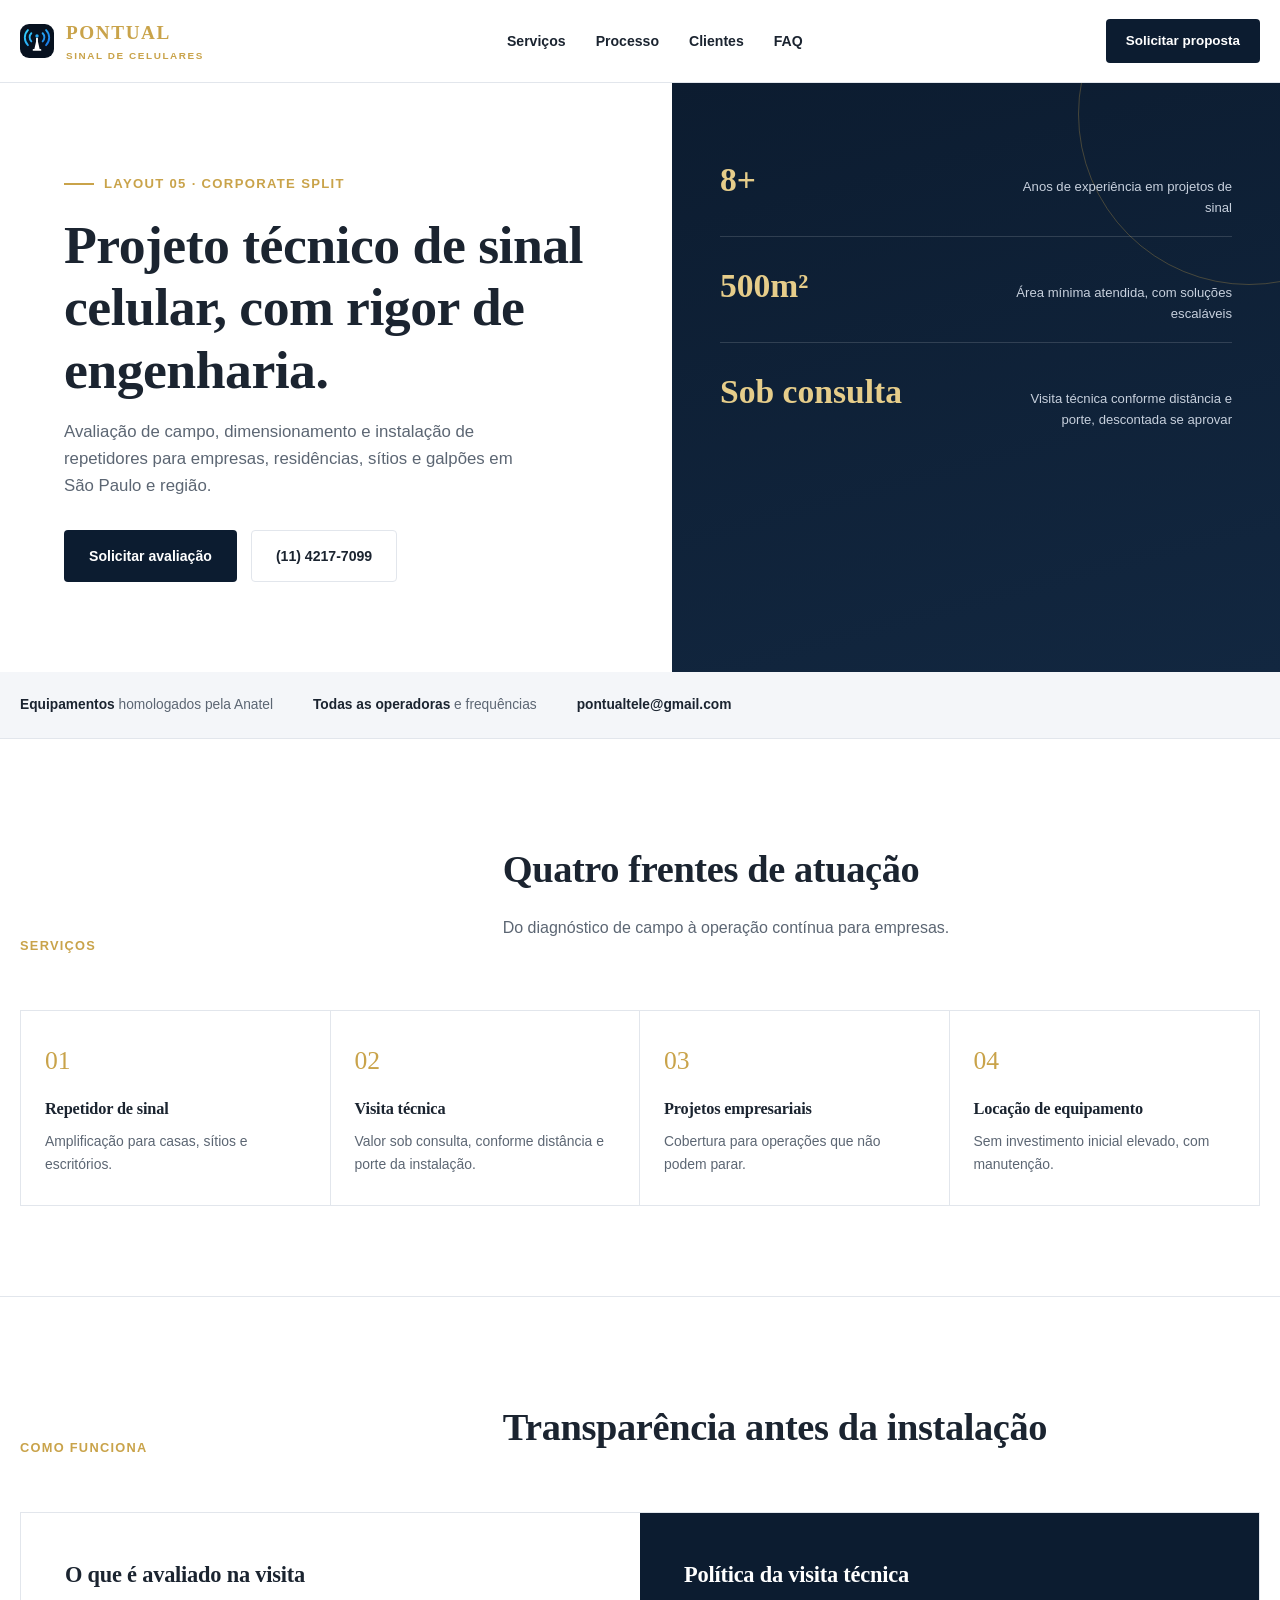
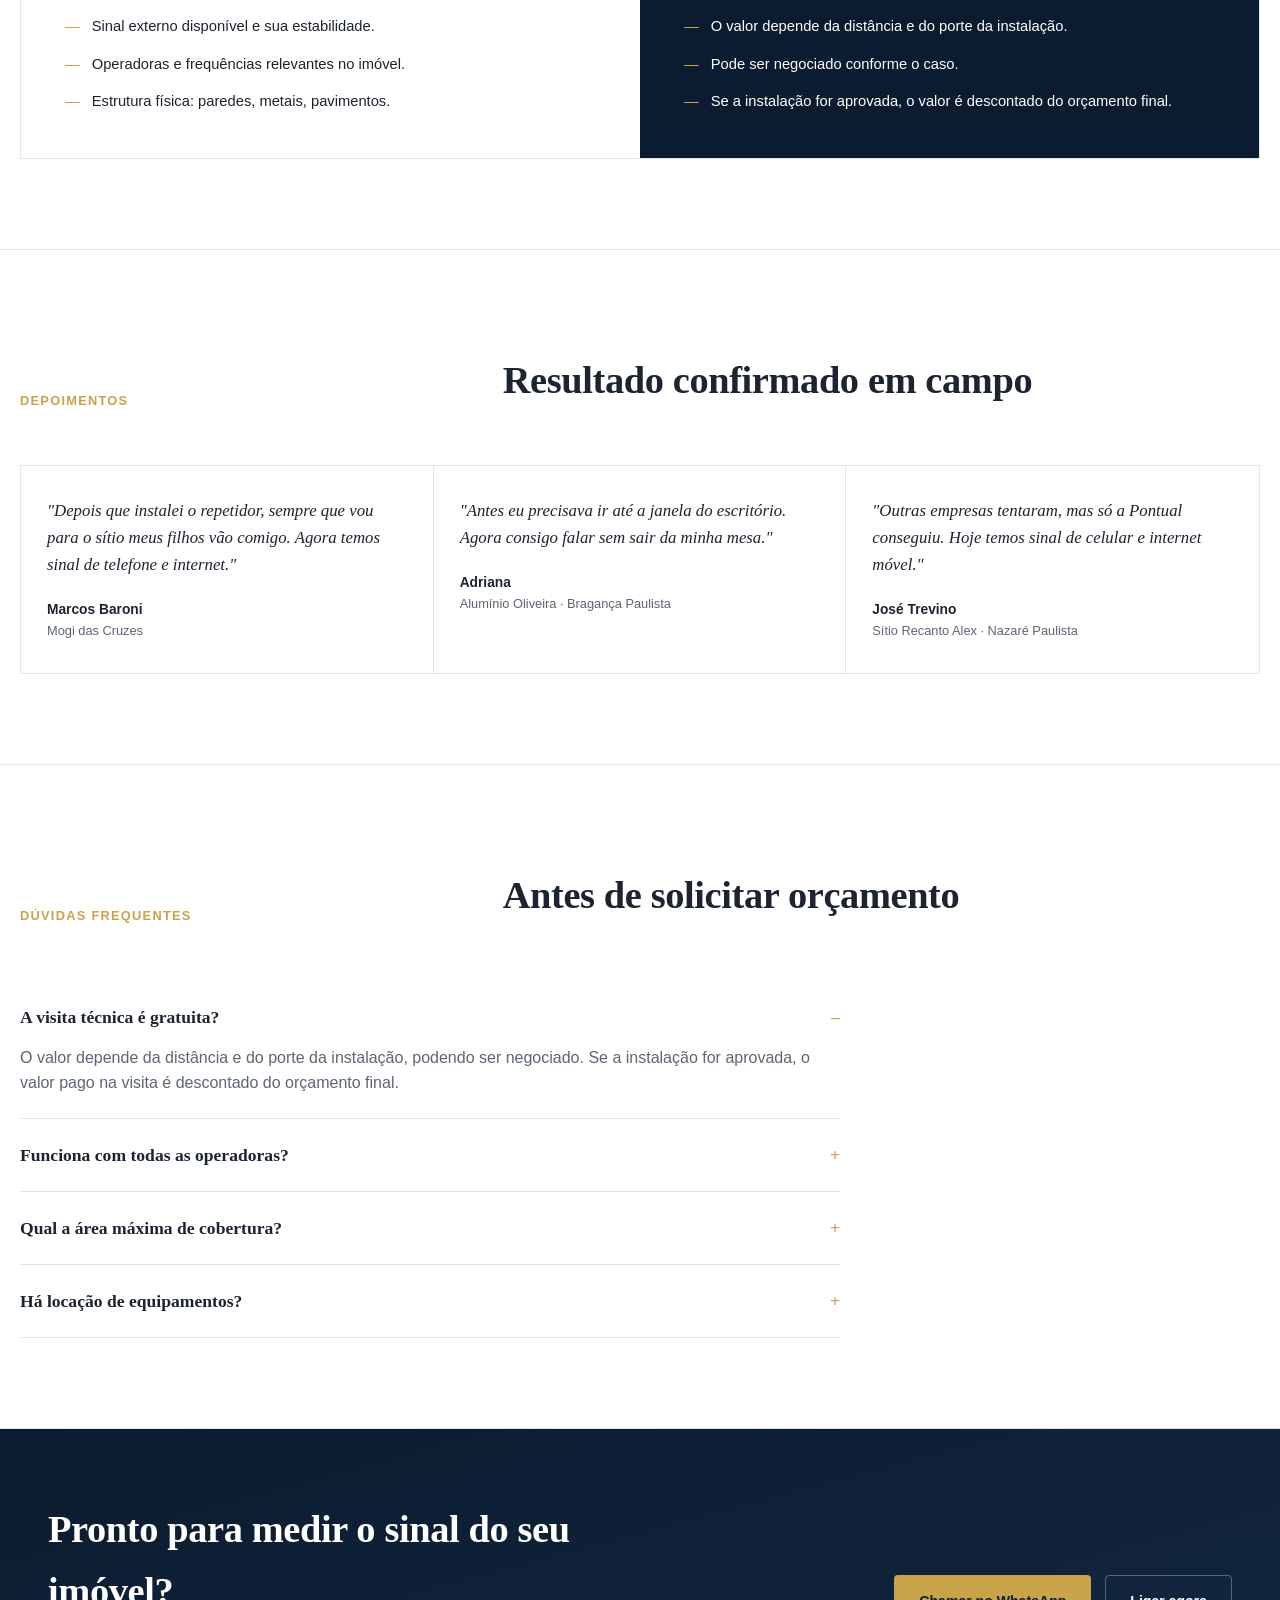
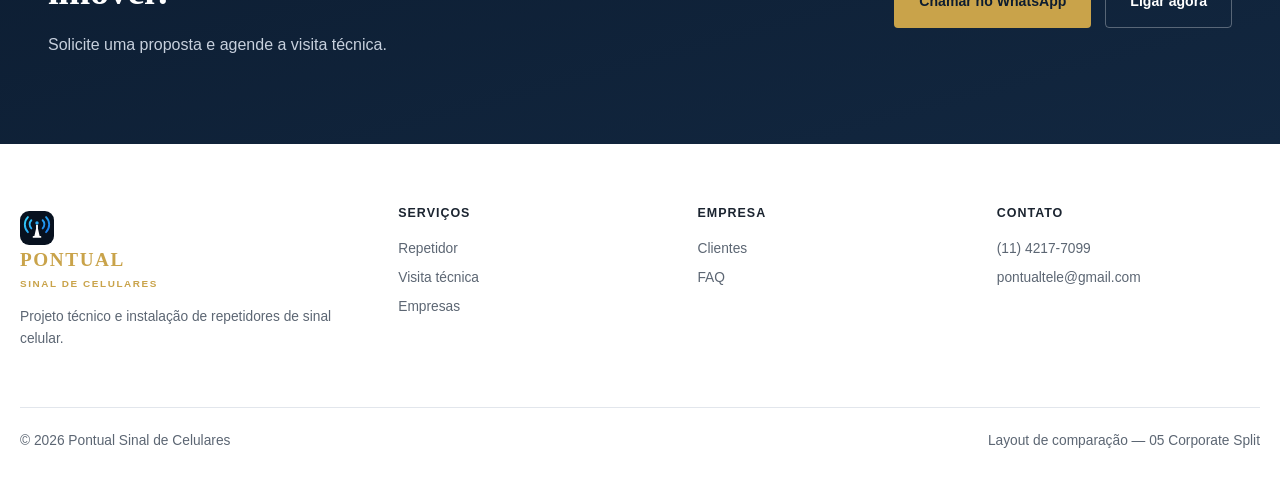
<file: index5.html>
<!doctype html>
<html lang="pt-BR">
<head>
<meta charset="utf-8">
<meta name="viewport" content="width=device-width, initial-scale=1">
<title>Pontual Sinal de Celulares | Layout 5 — Corporate Split</title>
<meta name="robots" content="noindex,nofollow">
<link rel="icon" href="favicon.svg" type="image/svg+xml">
<style>
:root{
  --navy:#0c1c30; --navy-2:#122740; --gold:#c9a34a; --gold-l:#e6cd8a;
  --ink:#1b2430; --muted:#5c6673; --line:#e2e6ec; --paper:#ffffff; --paper-2:#f4f6f9;
  --serif:Georgia,"Times New Roman",serif; --sans:"Segoe UI",Arial,ui-sans-serif,sans-serif;
}
*{box-sizing:border-box}
html{scroll-behavior:smooth}
body{margin:0;font-family:var(--sans);color:var(--ink);background:var(--paper);line-height:1.6}
img,svg{display:block;max-width:100%}
a{color:inherit;text-decoration:none}
.wrap{width:min(calc(100% - 40px),1280px);margin-inline:auto}
h1,h2,h3{font-family:var(--serif);font-weight:700;margin:0;letter-spacing:-.01em}

header{border-bottom:1px solid var(--line);position:sticky;top:0;background:rgba(255,255,255,.95);backdrop-filter:blur(8px);z-index:50}
.nav{display:flex;align-items:center;justify-content:space-between;min-height:82px;gap:20px}
.brand{display:flex;align-items:center;gap:12px}
.brand strong{font-family:var(--serif);font-size:1.2rem}
.brand span{display:block;font-size:.62rem;letter-spacing:.16em;text-transform:uppercase;color:var(--gold);font-weight:700}
.navlinks{display:flex;gap:30px;font-size:.88rem;font-weight:600;color:var(--ink)}
.navlinks a:hover{color:var(--gold)}
.nav-cta{font-size:.84rem;font-weight:700;padding:11px 20px;background:var(--navy);color:#fff;border-radius:4px}

.hero{display:grid;grid-template-columns:1.05fr .95fr}
.hero-copy{padding:90px 48px 90px 0}
.hero-copy .wrap-inner{max-width:560px;margin-left:auto}
.kicker{display:flex;align-items:center;gap:10px;color:var(--gold);font-weight:700;font-size:.82rem;text-transform:uppercase;letter-spacing:.1em;margin-bottom:20px}
.kicker::before{content:"";width:30px;height:2px;background:var(--gold)}
.hero h1{font-size:clamp(2.3rem,4.2vw,3.4rem);line-height:1.16}
.hero p.lede{color:var(--muted);margin-top:18px;font-size:1.05rem;max-width:460px}
.hero-actions{display:flex;gap:14px;margin-top:30px}
.btn{display:inline-flex;align-items:center;gap:8px;padding:14px 24px;font-weight:700;font-size:.88rem;border-radius:4px;border:1px solid transparent}
.btn-navy{background:var(--navy);color:#fff}
.btn-navy:hover{background:var(--gold);color:var(--navy)}
.btn-outline{border-color:var(--line);color:var(--ink)}
.btn-outline:hover{border-color:var(--navy)}

.hero-panel{background:linear-gradient(165deg,var(--navy),var(--navy-2));color:#fff;padding:70px 48px;position:relative;overflow:hidden}
.hero-panel::after{content:"";position:absolute;width:340px;height:340px;border:1px solid rgba(201,163,74,.3);border-radius:50%;right:-140px;top:-140px}
.hero-panel .kpi{position:relative;z-index:1;display:grid;gap:22px}
.kpi-row{display:flex;justify-content:space-between;align-items:baseline;padding-bottom:18px;border-bottom:1px solid rgba(255,255,255,.14)}
.kpi-row:last-child{border-bottom:0}
.kpi-row strong{font-family:var(--serif);font-size:2.1rem;color:var(--gold-l)}
.kpi-row span{font-size:.82rem;color:#c7d0dd;max-width:220px;text-align:right}

.strip{padding:22px 0;border-bottom:1px solid var(--line);background:var(--paper-2)}
.strip .wrap{display:flex;flex-wrap:wrap;gap:14px 40px;font-size:.86rem;color:var(--muted)}
.strip strong{color:var(--ink)}

.section{padding:90px 0;border-bottom:1px solid var(--line)}
.section-head{display:grid;grid-template-columns:.8fr 1.4fr;gap:50px;margin-bottom:54px;align-items:end}
.eyebrow{color:var(--gold);font-weight:700;font-size:.8rem;text-transform:uppercase;letter-spacing:.1em}
.section-head h2{font-size:clamp(1.8rem,3vw,2.5rem);margin-top:10px}
.section-head p{color:var(--muted);margin-top:14px;max-width:480px}

.grid-4{display:grid;grid-template-columns:repeat(4,1fr);border:1px solid var(--line)}
.grid-4 > div{padding:30px 24px;border-right:1px solid var(--line)}
.grid-4 > div:last-child{border-right:0}
.grid-4 .n{font-family:var(--serif);color:var(--gold);font-size:1.6rem}
.grid-4 h3{font-size:1.02rem;margin:14px 0 8px}
.grid-4 p{font-size:.87rem;color:var(--muted);margin:0}

.split-2{display:grid;grid-template-columns:1fr 1fr;gap:0;border:1px solid var(--line)}
.split-2 .side{padding:44px}
.split-2 .side.dark{background:var(--navy);color:#fff}
.split-2 h3{font-size:1.4rem}
.split-2.dark p{color:#c7d0dd}
.split-2 ul{list-style:none;margin:22px 0 0;padding:0;display:grid;gap:14px}
.split-2 li{display:flex;gap:12px;font-size:.92rem}
.split-2 li::before{content:"—";color:var(--gold)}

.quotes{display:grid;grid-template-columns:repeat(3,1fr);border:1px solid var(--line)}
.quotes blockquote{margin:0;padding:32px 26px;border-right:1px solid var(--line);font-family:var(--serif);font-style:italic;font-size:1.05rem}
.quotes blockquote:last-child{border-right:0}
.quotes footer{margin-top:20px;font-family:var(--sans);font-style:normal;font-size:.8rem;color:var(--muted)}
.quotes footer strong{display:block;color:var(--ink);font-size:.86rem}

.faq{max-width:820px}
.faq details{border-bottom:1px solid var(--line);padding:22px 0}
.faq summary{cursor:pointer;list-style:none;display:flex;justify-content:space-between;font-family:var(--serif);font-size:1.1rem;font-weight:700}
.faq summary::-webkit-details-marker{display:none}
.faq summary::after{content:"+";color:var(--gold)}
.faq details[open] summary::after{content:"–"}
.faq p{color:var(--muted);margin:14px 0 0;font-family:var(--sans)}

.cta{padding:0}
.cta-inner{background:linear-gradient(165deg,var(--navy),var(--navy-2));color:#fff;padding:70px 48px;display:flex;justify-content:space-between;align-items:center;gap:40px;flex-wrap:wrap}
.cta-inner h2{font-size:clamp(1.7rem,3.4vw,2.4rem);max-width:600px}
.cta-inner p{color:#c7d0dd;margin-top:10px}
.cta-inner .hero-actions{flex:0 0 auto}
.cta-inner .btn-navy{background:var(--gold);color:var(--navy)}
.cta-inner .btn-outline{border-color:rgba(255,255,255,.3);color:#fff}

footer.site{padding:60px 0 36px;font-size:.86rem;color:var(--muted)}
.foot-grid{display:grid;grid-template-columns:1.3fr 1fr 1fr 1fr;gap:36px}
.foot-grid h2{font-family:var(--sans);font-size:.78rem;text-transform:uppercase;letter-spacing:.08em;color:var(--ink);margin-bottom:14px;font-weight:700}
.foot-grid a{display:block;margin:7px 0}
.foot-bottom{margin-top:44px;padding-top:22px;border-top:1px solid var(--line);display:flex;justify-content:space-between}

@media(max-width:960px){
  .hero{grid-template-columns:1fr}
  .hero-copy{padding:56px 24px}
  .hero-copy .wrap-inner{margin-left:0;max-width:none}
  .hero-panel{padding:44px 24px}
  .section-head{grid-template-columns:1fr}
  .grid-4{grid-template-columns:1fr 1fr}
  .grid-4>div{border-bottom:1px solid var(--line)}
  .split-2{grid-template-columns:1fr}
  .quotes{grid-template-columns:1fr}
  .quotes blockquote{border-right:0;border-bottom:1px solid var(--line)}
  .foot-grid{grid-template-columns:1fr 1fr}
  .navlinks{display:none}
  .cta-inner{padding:44px 24px}
}
</style>
</head>
<body>
<header>
  <div class="wrap nav">
    <a class="brand" href="index5.html"><img src="assets/img/logo-pontual.svg" alt="" width="34" height="34"><span style="display:block"><strong>Pontual</strong><span>Sinal de Celulares</span></span></a>
    <nav class="navlinks">
      <a href="#servicos">Serviços</a>
      <a href="#processo">Processo</a>
      <a href="#depoimentos">Clientes</a>
      <a href="#faq">FAQ</a>
    </nav>
    <a class="nav-cta" href="https://wa.me/551142177099" target="_blank" rel="noopener">Solicitar proposta</a>
  </div>
</header>

<section class="hero">
  <div class="hero-copy"><div class="wrap-inner">
    <div class="kicker">Layout 05 · Corporate Split</div>
    <h1>Projeto técnico de sinal celular, com rigor de engenharia.</h1>
    <p class="lede">Avaliação de campo, dimensionamento e instalação de repetidores para empresas, residências, sítios e galpões em São Paulo e região.</p>
    <div class="hero-actions">
      <a class="btn btn-navy" href="https://wa.me/551142177099?text=Ol%C3%A1%2C%20quero%20uma%20avalia%C3%A7%C3%A3o%20de%20sinal." target="_blank" rel="noopener">Solicitar avaliação</a>
      <a class="btn btn-outline" href="tel:+551142177099">(11) 4217-7099</a>
    </div>
  </div></div>
  <div class="hero-panel">
    <div class="kpi">
      <div class="kpi-row"><strong>8+</strong><span>Anos de experiência em projetos de sinal</span></div>
      <div class="kpi-row"><strong>500m²</strong><span>Área mínima atendida, com soluções escaláveis</span></div>
      <div class="kpi-row"><strong>Sob consulta</strong><span>Visita técnica conforme distância e porte, descontada se aprovar</span></div>
    </div>
  </div>
</section>

<div class="strip"><div class="wrap">
  <span><strong>Equipamentos</strong> homologados pela Anatel</span>
  <span><strong>Todas as operadoras</strong> e frequências</span>
  <span><strong>pontualtele@gmail.com</strong></span>
</div></div>

<section class="section" id="servicos">
  <div class="wrap">
    <div class="section-head"><span class="eyebrow">Serviços</span><div><h2>Quatro frentes de atuação</h2><p>Do diagnóstico de campo à operação contínua para empresas.</p></div></div>
    <div class="grid-4">
      <div><div class="n">01</div><h3>Repetidor de sinal</h3><p>Amplificação para casas, sítios e escritórios.</p></div>
      <div><div class="n">02</div><h3>Visita técnica</h3><p>Valor sob consulta, conforme distância e porte da instalação.</p></div>
      <div><div class="n">03</div><h3>Projetos empresariais</h3><p>Cobertura para operações que não podem parar.</p></div>
      <div><div class="n">04</div><h3>Locação de equipamento</h3><p>Sem investimento inicial elevado, com manutenção.</p></div>
    </div>
  </div>
</section>

<section class="section" id="processo">
  <div class="wrap">
    <div class="section-head"><span class="eyebrow">Como funciona</span><div><h2>Transparência antes da instalação</h2></div></div>
    <div class="split-2">
      <div class="side">
        <h3>O que é avaliado na visita</h3>
        <ul>
          <li>Sinal externo disponível e sua estabilidade.</li>
          <li>Operadoras e frequências relevantes no imóvel.</li>
          <li>Estrutura física: paredes, metais, pavimentos.</li>
        </ul>
      </div>
      <div class="side dark">
        <h3>Política da visita técnica</h3>
        <ul>
          <li>O valor depende da distância e do porte da instalação.</li>
          <li>Pode ser negociado conforme o caso.</li>
          <li>Se a instalação for aprovada, o valor é descontado do orçamento final.</li>
        </ul>
      </div>
    </div>
  </div>
</section>

<section class="section" id="depoimentos">
  <div class="wrap">
    <div class="section-head"><span class="eyebrow">Depoimentos</span><div><h2>Resultado confirmado em campo</h2></div></div>
    <div class="quotes">
      <blockquote>"Depois que instalei o repetidor, sempre que vou para o sítio meus filhos vão comigo. Agora temos sinal de telefone e internet."<footer><strong>Marcos Baroni</strong>Mogi das Cruzes</footer></blockquote>
      <blockquote>"Antes eu precisava ir até a janela do escritório. Agora consigo falar sem sair da minha mesa."<footer><strong>Adriana</strong>Alumínio Oliveira · Bragança Paulista</footer></blockquote>
      <blockquote>"Outras empresas tentaram, mas só a Pontual conseguiu. Hoje temos sinal de celular e internet móvel."<footer><strong>José Trevino</strong>Sítio Recanto Alex · Nazaré Paulista</footer></blockquote>
    </div>
  </div>
</section>

<section class="section" id="faq">
  <div class="wrap">
    <div class="section-head"><span class="eyebrow">Dúvidas frequentes</span><div><h2>Antes de solicitar orçamento</h2></div></div>
    <div class="faq">
      <details open><summary>A visita técnica é gratuita?</summary><p>O valor depende da distância e do porte da instalação, podendo ser negociado. Se a instalação for aprovada, o valor pago na visita é descontado do orçamento final.</p></details>
      <details><summary>Funciona com todas as operadoras?</summary><p>Sim — Vivo, Claro, TIM, Oi e outras, conforme disponibilidade de frequência no endereço.</p></details>
      <details><summary>Qual a área máxima de cobertura?</summary><p>A partir de 500 m², com soluções escaláveis para galpões e áreas rurais.</p></details>
      <details><summary>Há locação de equipamentos?</summary><p>Sim, para empresas, com condições sob consulta.</p></details>
    </div>
  </div>
</section>

<section class="cta">
  <div class="cta-inner">
    <div><h2>Pronto para medir o sinal do seu imóvel?</h2><p>Solicite uma proposta e agende a visita técnica.</p></div>
    <div class="hero-actions">
      <a class="btn btn-navy" href="https://wa.me/551142177099?text=Ol%C3%A1%2C%20quero%20solicitar%20uma%20avalia%C3%A7%C3%A3o%20t%C3%A9cnica." target="_blank" rel="noopener">Chamar no WhatsApp</a>
      <a class="btn btn-outline" href="tel:+551142177099">Ligar agora</a>
    </div>
  </div>
</section>

<footer class="site"><div class="wrap">
  <div class="foot-grid">
    <div><a class="brand" href="index5.html" style="margin-bottom:14px"><img src="assets/img/logo-pontual.svg" alt="" width="34" height="34"><span style="display:block"><strong>Pontual</strong><span>Sinal de Celulares</span></span></a><p>Projeto técnico e instalação de repetidores de sinal celular.</p></div>
    <div><h2>Serviços</h2><a href="#servicos">Repetidor</a><a href="#servicos">Visita técnica</a><a href="#servicos">Empresas</a></div>
    <div><h2>Empresa</h2><a href="#depoimentos">Clientes</a><a href="#faq">FAQ</a></div>
    <div><h2>Contato</h2><a href="tel:+551142177099">(11) 4217-7099</a><a href="mailto:pontualtele@gmail.com">pontualtele@gmail.com</a></div>
  </div>
  <div class="foot-bottom"><span>© 2026 Pontual Sinal de Celulares</span><span>Layout de comparação — 05 Corporate Split</span></div>
</div></footer>
</body>
</html>
</file>
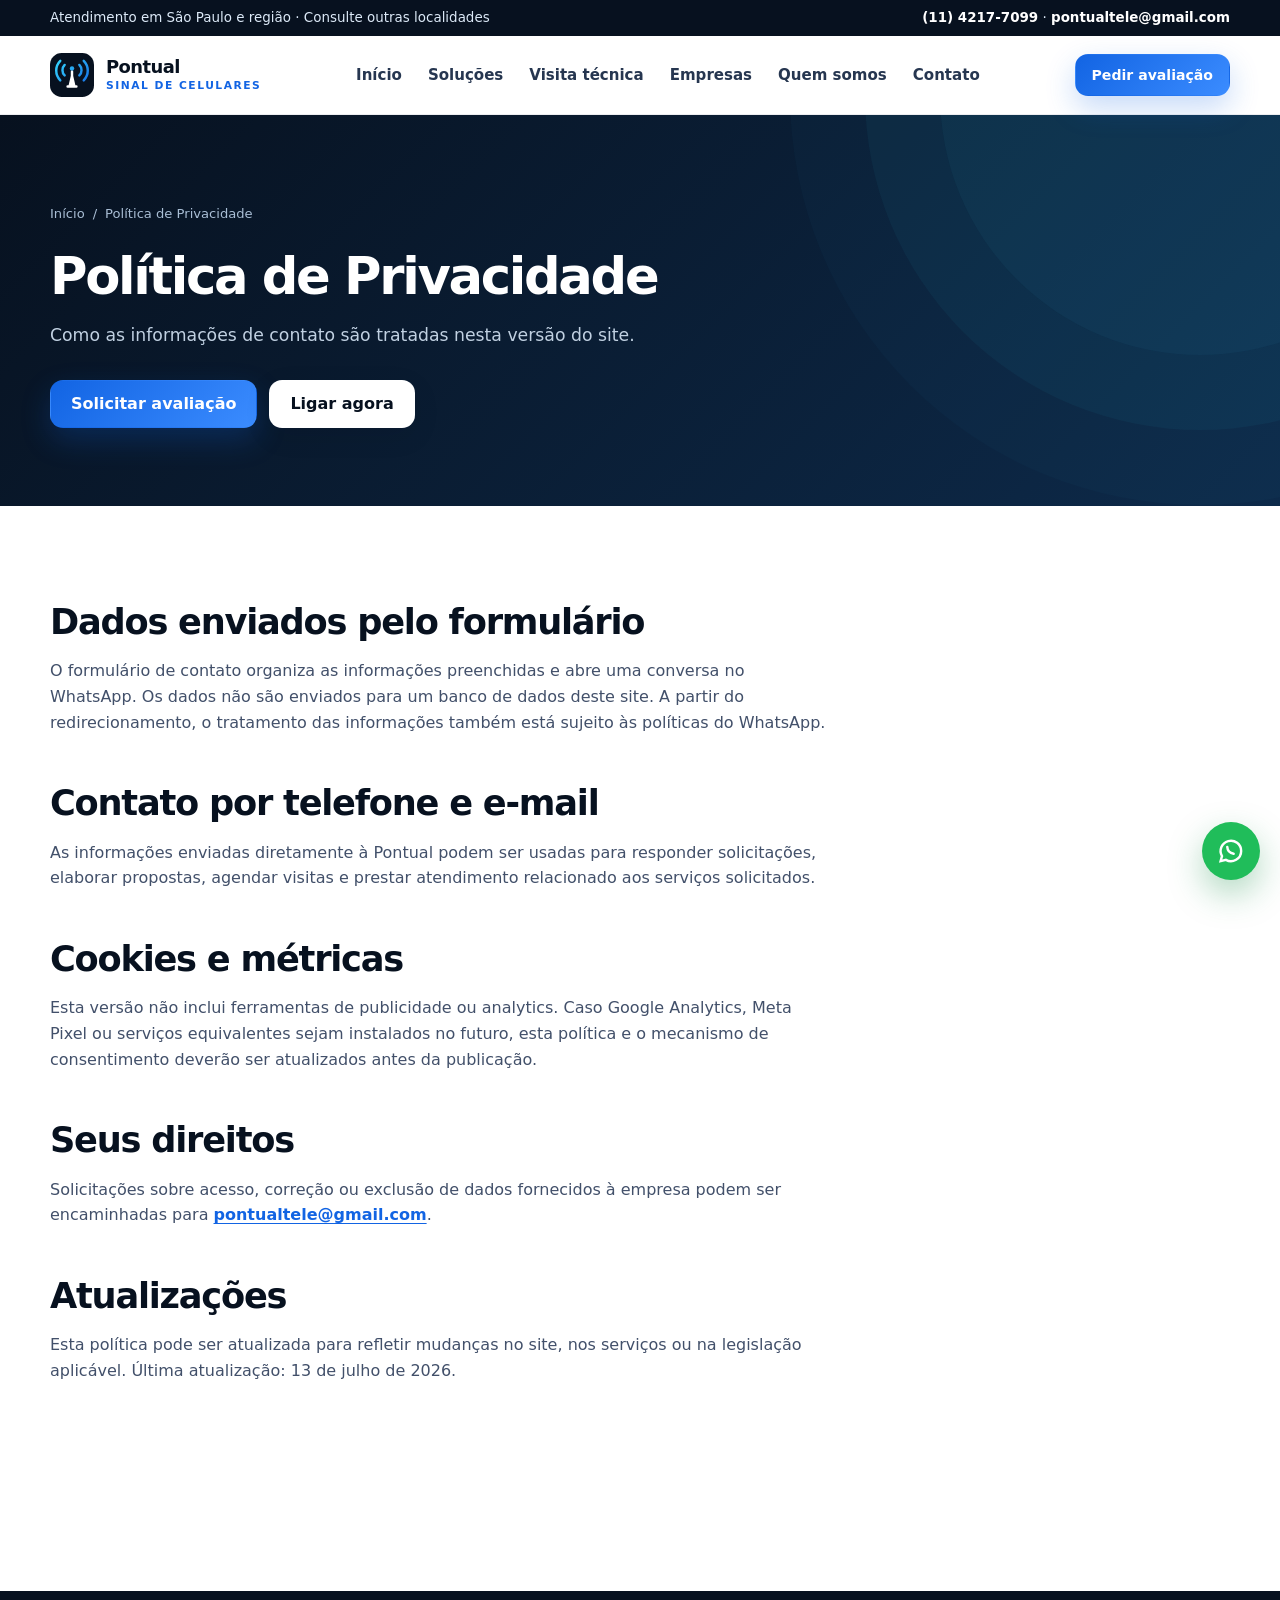
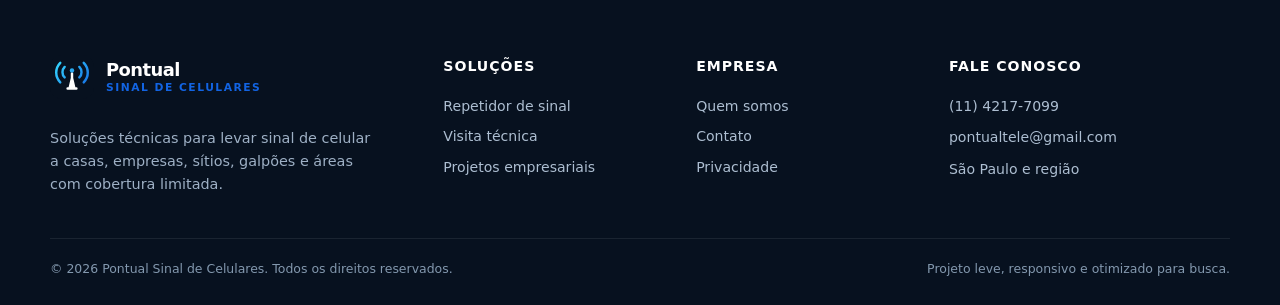
<file: politica-de-privacidade.html>
<!doctype html>
<html lang="pt-BR">
<head>
  <meta charset="utf-8">
  <meta name="viewport" content="width=device-width, initial-scale=1">
  <title>Política de Privacidade | Pontual Sinal de Celulares</title>
  <meta name="description" content="Política de privacidade e informações sobre o uso de dados no site da Pontual Sinal de Celulares.">
  <meta name="robots" content="noindex,follow">
  <link rel="canonical" href="https://www.pontualtele.com/politica-de-privacidade.html">
  <meta name="theme-color" content="#07111f">
  <meta property="og:locale" content="pt_BR"><meta property="og:type" content="website"><meta property="og:title" content="Política de Privacidade | Pontual"><meta property="og:description" content="Política de privacidade e informações sobre o uso de dados no site da Pontual Sinal de Celulares."><meta property="og:url" content="https://www.pontualtele.com/politica-de-privacidade.html"><meta property="og:site_name" content="Pontual Sinal de Celulares"><meta property="og:image" content="https://www.pontualtele.com/assets/img/og-pontual.png">
  <meta name="twitter:card" content="summary_large_image"><meta name="twitter:title" content="Política de Privacidade | Pontual"><meta name="twitter:description" content="Política de privacidade e informações sobre o uso de dados no site da Pontual Sinal de Celulares."><meta name="twitter:image" content="https://www.pontualtele.com/assets/img/og-pontual.png">
  <link rel="icon" href="favicon.svg" type="image/svg+xml"><link rel="manifest" href="site.webmanifest"><link rel="stylesheet" href="assets/css/styles.css">
  <script type="application/ld+json">{
  "@context": "https://schema.org",
  "@graph": [
    {
      "@type": "Organization",
      "@id": "https://www.pontualtele.com/#empresa",
      "name": "Pontual Sinal de Celulares",
      "url": "https://www.pontualtele.com/",
      "telephone": "+55-11-4217-7099",
      "email": "pontualtele@gmail.com",
      "logo": "https://www.pontualtele.com/assets/img/logo-pontual.svg"
    },
    {
      "@type": "BreadcrumbList",
      "itemListElement": [
        {
          "@type": "ListItem",
          "position": 1,
          "name": "Início",
          "item": "https://www.pontualtele.com/"
        },
        {
          "@type": "ListItem",
          "position": 2,
          "name": "Política de Privacidade",
          "item": "https://www.pontualtele.com/politica-de-privacidade.html"
        }
      ]
    }
  ]
}</script>
</head>
<body>
  <a class="skip-link" href="#conteudo">Ir para o conteúdo</a>
  <div class="topbar"><div class="container"><span>Atendimento em São Paulo e região · Consulte outras localidades</span><span><a href="tel:+551142177099">(11) 4217-7099</a> · <a href="mailto:pontualtele@gmail.com">pontualtele@gmail.com</a></span></div></div>
  <header class="site-header"><div class="container nav-wrap">
    <a class="brand" href="index.html" aria-label="Pontual Sinal de Celulares — Página inicial"><img class="brand-mark" src="assets/img/logo-pontual.svg" alt="" width="44" height="44"><span class="brand-copy"><strong>Pontual</strong><span>Sinal de Celulares</span></span></a>
    <nav class="nav-links" aria-label="Navegação principal"><a href="index.html">Início</a><a href="repetidor-de-sinal-celular.html">Soluções</a><a href="visita-tecnica.html">Visita técnica</a><a href="solucoes-para-empresas.html">Empresas</a><a href="sobre.html">Quem somos</a><a href="contato.html">Contato</a></nav>
    <div class="nav-actions"><a class="btn btn-primary btn-sm" href="https://wa.me/551142177099?text=Ol%C3%A1%2C%20gostaria%20de%20solicitar%20uma%20avalia%C3%A7%C3%A3o%20de%20sinal." target="_blank" rel="noopener">Pedir avaliação</a><button class="menu-toggle" type="button" aria-expanded="false" aria-label="Abrir menu"><span></span></button></div>
  </div></header>
  <main id="conteudo">
    <section class="page-hero"><div class="container"><nav class="breadcrumbs" aria-label="Navegação estrutural"><a href="index.html">Início</a><span>/</span><span>Política de Privacidade</span></nav><div class="page-intro"><h1>Política de Privacidade</h1><p>Como as informações de contato são tratadas nesta versão do site.</p><div class="hero-actions"><a class="btn btn-primary" href="https://wa.me/551142177099?text=Ol%C3%A1%2C%20gostaria%20de%20solicitar%20uma%20avalia%C3%A7%C3%A3o%20t%C3%A9cnica." target="_blank" rel="noopener">Solicitar avaliação</a><a class="btn btn-light" href="tel:+551142177099">Ligar agora</a></div></div></div></section>
    <section class="section"><div class="container"><article class="prose">
  <h2>Dados enviados pelo formulário</h2><p>O formulário de contato organiza as informações preenchidas e abre uma conversa no WhatsApp. Os dados não são enviados para um banco de dados deste site. A partir do redirecionamento, o tratamento das informações também está sujeito às políticas do WhatsApp.</p>
  <h2>Contato por telefone e e-mail</h2><p>As informações enviadas diretamente à Pontual podem ser usadas para responder solicitações, elaborar propostas, agendar visitas e prestar atendimento relacionado aos serviços solicitados.</p>
  <h2>Cookies e métricas</h2><p>Esta versão não inclui ferramentas de publicidade ou analytics. Caso Google Analytics, Meta Pixel ou serviços equivalentes sejam instalados no futuro, esta política e o mecanismo de consentimento deverão ser atualizados antes da publicação.</p>
  <h2>Seus direitos</h2><p>Solicitações sobre acesso, correção ou exclusão de dados fornecidos à empresa podem ser encaminhadas para <a href="mailto:pontualtele@gmail.com">pontualtele@gmail.com</a>.</p>
  <h2>Atualizações</h2><p>Esta política pode ser atualizada para refletir mudanças no site, nos serviços ou na legislação aplicável. Última atualização: 13 de julho de 2026.</p>
</article></div></section>
  </main>
  <footer class="site-footer">
    <div class="container footer-main">
      <div class="footer-brand"><a class="brand" href="index.html"><img class="brand-mark" src="assets/img/logo-pontual.svg" alt="" width="44" height="44"><span class="brand-copy"><strong>Pontual</strong><span>Sinal de Celulares</span></span></a><p>Soluções técnicas para levar sinal de celular a casas, empresas, sítios, galpões e áreas com cobertura limitada.</p></div>
      <div class="footer-col"><h2>Soluções</h2><a href="repetidor-de-sinal-celular.html">Repetidor de sinal</a><a href="visita-tecnica.html">Visita técnica</a><a href="solucoes-para-empresas.html">Projetos empresariais</a></div>
      <div class="footer-col"><h2>Empresa</h2><a href="sobre.html">Quem somos</a><a href="contato.html">Contato</a><a href="politica-de-privacidade.html">Privacidade</a></div>
      <div class="footer-col"><h2>Fale conosco</h2><div class="footer-contact"><a href="tel:+551142177099">(11) 4217-7099</a><a href="mailto:pontualtele@gmail.com">pontualtele@gmail.com</a><span>São Paulo e região</span></div></div>
    </div>
    <div class="container footer-bottom"><span>© <span data-year></span> Pontual Sinal de Celulares. Todos os direitos reservados.</span><span>Projeto leve, responsivo e otimizado para busca.</span></div>
  </footer>
  <a class="whatsapp-float" href="https://wa.me/551142177099?text=Ol%C3%A1%2C%20gostaria%20de%20melhorar%20o%20sinal%20de%20celular." target="_blank" rel="noopener" aria-label="Falar com a Pontual pelo WhatsApp"><svg viewBox="0 0 24 24" fill="none" aria-hidden="true"><path d="M20 11.5a8.5 8.5 0 0 1-12.64 7.43L3 20l1.13-4.2A8.5 8.5 0 1 1 20 11.5Z" stroke="currentColor" stroke-width="2"/><path d="M8.5 8.2c.2 3.4 2 5.2 5.3 5.7" stroke="currentColor" stroke-width="2" stroke-linecap="round"/></svg></a>
  <script src="assets/js/main.js" defer></script>
</body>
</html>
</file>
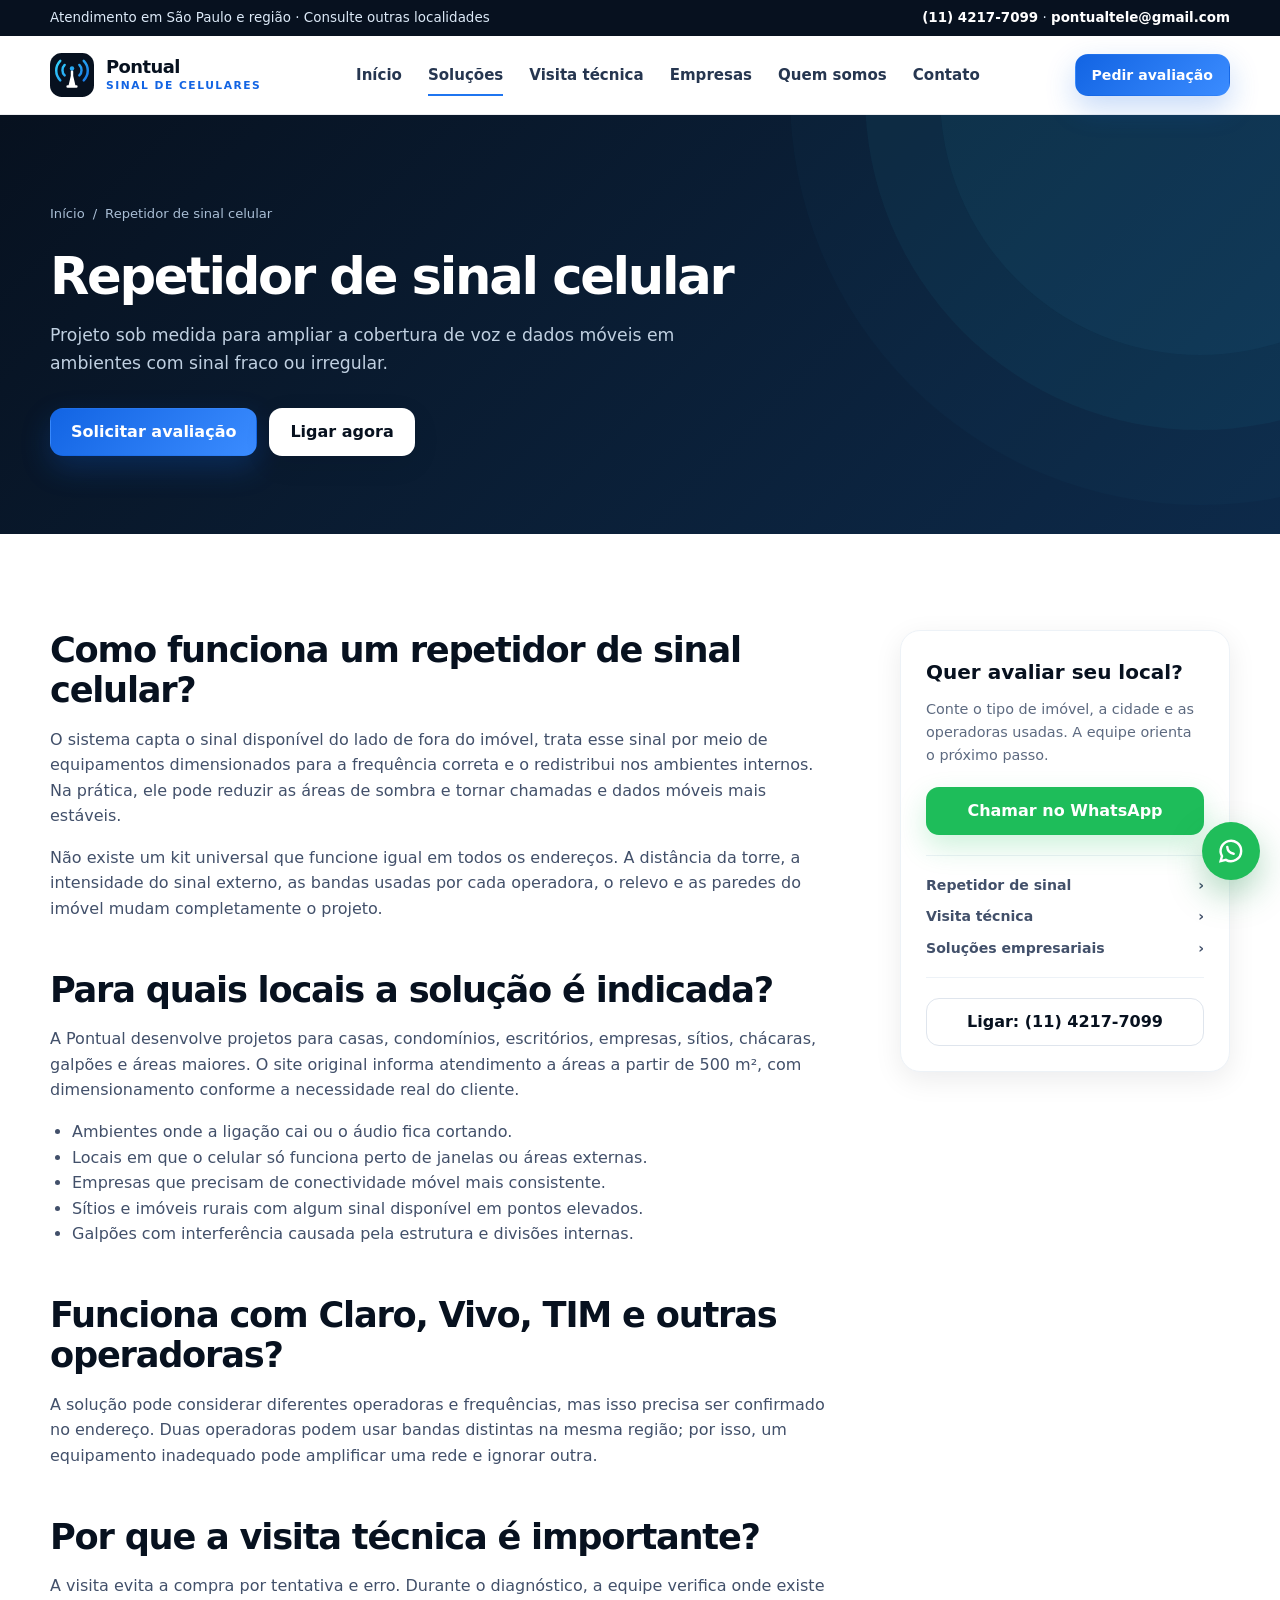
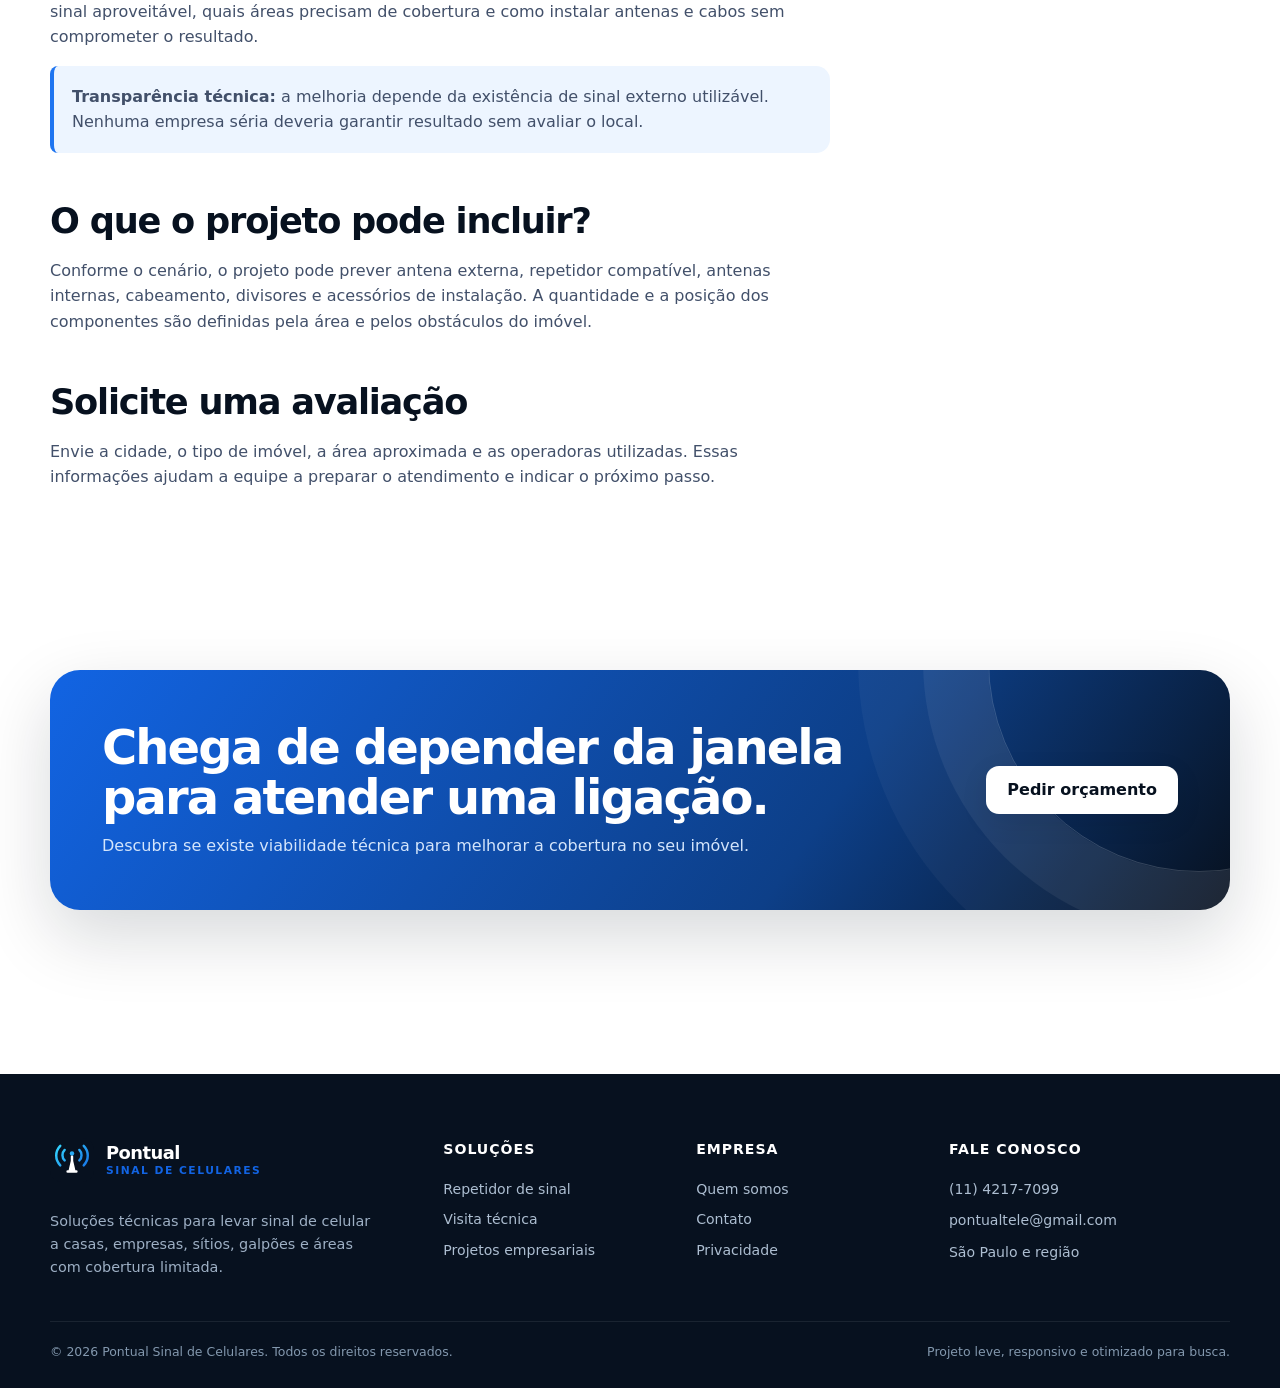
<file: repetidor-de-sinal-celular.html>
<!doctype html>
<html lang="pt-BR">
<head>
  <meta charset="utf-8">
  <meta name="viewport" content="width=device-width, initial-scale=1">
  <title>Repetidor de Sinal Celular para Casa e Empresa | Pontual</title>
  <meta name="description" content="Projeto e instalação de repetidor de sinal celular para casas, empresas, sítios e galpões. Soluções para diferentes operadoras e áreas a partir de 500 m².">
  <meta name="robots" content="index,follow,max-image-preview:large,max-snippet:-1,max-video-preview:-1">
  <link rel="canonical" href="https://www.pontualtele.com/repetidor-de-sinal-celular.html">
  <meta name="theme-color" content="#07111f">
  <meta property="og:locale" content="pt_BR"><meta property="og:type" content="website"><meta property="og:title" content="Repetidor de sinal celular | Pontual"><meta property="og:description" content="Projeto e instalação de repetidor de sinal celular para casas, empresas, sítios e galpões. Soluções para diferentes operadoras e áreas a partir de 500 m²."><meta property="og:url" content="https://www.pontualtele.com/repetidor-de-sinal-celular.html"><meta property="og:site_name" content="Pontual Sinal de Celulares"><meta property="og:image" content="https://www.pontualtele.com/assets/img/og-pontual.png">
  <meta name="twitter:card" content="summary_large_image"><meta name="twitter:title" content="Repetidor de sinal celular | Pontual"><meta name="twitter:description" content="Projeto e instalação de repetidor de sinal celular para casas, empresas, sítios e galpões. Soluções para diferentes operadoras e áreas a partir de 500 m²."><meta name="twitter:image" content="https://www.pontualtele.com/assets/img/og-pontual.png">
  <link rel="icon" href="favicon.svg" type="image/svg+xml"><link rel="manifest" href="site.webmanifest"><link rel="stylesheet" href="assets/css/styles.css">
  <script type="application/ld+json">{
  "@context": "https://schema.org",
  "@graph": [
    {
      "@type": "Organization",
      "@id": "https://www.pontualtele.com/#empresa",
      "name": "Pontual Sinal de Celulares",
      "url": "https://www.pontualtele.com/",
      "telephone": "+55-11-4217-7099",
      "email": "pontualtele@gmail.com",
      "logo": "https://www.pontualtele.com/assets/img/logo-pontual.svg"
    },
    {
      "@type": "Service",
      "name": "Projeto e instalação de repetidor de sinal celular",
      "url": "https://www.pontualtele.com/repetidor-de-sinal-celular.html",
      "provider": {
        "@id": "https://www.pontualtele.com/#empresa"
      },
      "areaServed": "São Paulo e região",
      "serviceType": "Projeto e instalação de repetidor de sinal celular"
    },
    {
      "@type": "BreadcrumbList",
      "itemListElement": [
        {
          "@type": "ListItem",
          "position": 1,
          "name": "Início",
          "item": "https://www.pontualtele.com/"
        },
        {
          "@type": "ListItem",
          "position": 2,
          "name": "Repetidor de sinal celular",
          "item": "https://www.pontualtele.com/repetidor-de-sinal-celular.html"
        }
      ]
    }
  ]
}</script>
</head>
<body>
  <a class="skip-link" href="#conteudo">Ir para o conteúdo</a>
  <div class="topbar"><div class="container"><span>Atendimento em São Paulo e região · Consulte outras localidades</span><span><a href="tel:+551142177099">(11) 4217-7099</a> · <a href="mailto:pontualtele@gmail.com">pontualtele@gmail.com</a></span></div></div>
  <header class="site-header"><div class="container nav-wrap">
    <a class="brand" href="index.html" aria-label="Pontual Sinal de Celulares — Página inicial"><img class="brand-mark" src="assets/img/logo-pontual.svg" alt="" width="44" height="44"><span class="brand-copy"><strong>Pontual</strong><span>Sinal de Celulares</span></span></a>
    <nav class="nav-links" aria-label="Navegação principal"><a href="index.html">Início</a><a href="repetidor-de-sinal-celular.html" aria-current="page">Soluções</a><a href="visita-tecnica.html">Visita técnica</a><a href="solucoes-para-empresas.html">Empresas</a><a href="sobre.html">Quem somos</a><a href="contato.html">Contato</a></nav>
    <div class="nav-actions"><a class="btn btn-primary btn-sm" href="https://wa.me/551142177099?text=Ol%C3%A1%2C%20gostaria%20de%20solicitar%20uma%20avalia%C3%A7%C3%A3o%20de%20sinal." target="_blank" rel="noopener">Pedir avaliação</a><button class="menu-toggle" type="button" aria-expanded="false" aria-label="Abrir menu"><span></span></button></div>
  </div></header>
  <main id="conteudo">
    <section class="page-hero"><div class="container"><nav class="breadcrumbs" aria-label="Navegação estrutural"><a href="index.html">Início</a><span>/</span><span>Repetidor de sinal celular</span></nav><div class="page-intro"><h1>Repetidor de sinal celular</h1><p>Projeto sob medida para ampliar a cobertura de voz e dados móveis em ambientes com sinal fraco ou irregular.</p><div class="hero-actions"><a class="btn btn-primary" href="https://wa.me/551142177099?text=Ol%C3%A1%2C%20gostaria%20de%20solicitar%20uma%20avalia%C3%A7%C3%A3o%20t%C3%A9cnica." target="_blank" rel="noopener">Solicitar avaliação</a><a class="btn btn-light" href="tel:+551142177099">Ligar agora</a></div></div></div></section>
    <section class="section"><div class="container content-grid"><article class="prose reveal">
  <h2>Como funciona um repetidor de sinal celular?</h2>
  <p>O sistema capta o sinal disponível do lado de fora do imóvel, trata esse sinal por meio de equipamentos dimensionados para a frequência correta e o redistribui nos ambientes internos. Na prática, ele pode reduzir as áreas de sombra e tornar chamadas e dados móveis mais estáveis.</p>
  <p>Não existe um kit universal que funcione igual em todos os endereços. A distância da torre, a intensidade do sinal externo, as bandas usadas por cada operadora, o relevo e as paredes do imóvel mudam completamente o projeto.</p>
  <h2>Para quais locais a solução é indicada?</h2>
  <p>A Pontual desenvolve projetos para casas, condomínios, escritórios, empresas, sítios, chácaras, galpões e áreas maiores. O site original informa atendimento a áreas a partir de 500 m², com dimensionamento conforme a necessidade real do cliente.</p>
  <ul><li>Ambientes onde a ligação cai ou o áudio fica cortando.</li><li>Locais em que o celular só funciona perto de janelas ou áreas externas.</li><li>Empresas que precisam de conectividade móvel mais consistente.</li><li>Sítios e imóveis rurais com algum sinal disponível em pontos elevados.</li><li>Galpões com interferência causada pela estrutura e divisões internas.</li></ul>
  <h2>Funciona com Claro, Vivo, TIM e outras operadoras?</h2>
  <p>A solução pode considerar diferentes operadoras e frequências, mas isso precisa ser confirmado no endereço. Duas operadoras podem usar bandas distintas na mesma região; por isso, um equipamento inadequado pode amplificar uma rede e ignorar outra.</p>
  <h2>Por que a visita técnica é importante?</h2>
  <p>A visita evita a compra por tentativa e erro. Durante o diagnóstico, a equipe verifica onde existe sinal aproveitável, quais áreas precisam de cobertura e como instalar antenas e cabos sem comprometer o resultado.</p>
  <div class="notice"><strong>Transparência técnica:</strong> a melhoria depende da existência de sinal externo utilizável. Nenhuma empresa séria deveria garantir resultado sem avaliar o local.</div>
  <h2>O que o projeto pode incluir?</h2>
  <p>Conforme o cenário, o projeto pode prever antena externa, repetidor compatível, antenas internas, cabeamento, divisores e acessórios de instalação. A quantidade e a posição dos componentes são definidas pela área e pelos obstáculos do imóvel.</p>
  <h2>Solicite uma avaliação</h2>
  <p>Envie a cidade, o tipo de imóvel, a área aproximada e as operadoras utilizadas. Essas informações ajudam a equipe a preparar o atendimento e indicar o próximo passo.</p>
</article><aside class="sidebar-card">
      <h2>Quer avaliar seu local?</h2>
      <p>Conte o tipo de imóvel, a cidade e as operadoras usadas. A equipe orienta o próximo passo.</p>
      <a class="btn btn-whatsapp" href="https://wa.me/551142177099?text=Ol%C3%A1%2C%20quero%20solicitar%20uma%20avalia%C3%A7%C3%A3o%20de%20sinal." target="_blank" rel="noopener">Chamar no WhatsApp</a>
      <div class="sidebar-list"><a href="repetidor-de-sinal-celular.html">Repetidor de sinal <span>›</span></a><a href="visita-tecnica.html">Visita técnica <span>›</span></a><a href="solucoes-para-empresas.html">Soluções empresariais <span>›</span></a></div>
      <a class="btn btn-outline" href="tel:+551142177099">Ligar: (11) 4217-7099</a>
    </aside></div></section>
<section class="section-tight"><div class="container cta-band reveal"><div class="cta-inner"><div><h2>Chega de depender da janela para atender uma ligação.</h2><p>Descubra se existe viabilidade técnica para melhorar a cobertura no seu imóvel.</p></div><div class="cta-actions"><a class="btn btn-light" href="contato.html">Pedir orçamento</a></div></div></div></section>
  </main>
  <footer class="site-footer">
    <div class="container footer-main">
      <div class="footer-brand"><a class="brand" href="index.html"><img class="brand-mark" src="assets/img/logo-pontual.svg" alt="" width="44" height="44"><span class="brand-copy"><strong>Pontual</strong><span>Sinal de Celulares</span></span></a><p>Soluções técnicas para levar sinal de celular a casas, empresas, sítios, galpões e áreas com cobertura limitada.</p></div>
      <div class="footer-col"><h2>Soluções</h2><a href="repetidor-de-sinal-celular.html">Repetidor de sinal</a><a href="visita-tecnica.html">Visita técnica</a><a href="solucoes-para-empresas.html">Projetos empresariais</a></div>
      <div class="footer-col"><h2>Empresa</h2><a href="sobre.html">Quem somos</a><a href="contato.html">Contato</a><a href="politica-de-privacidade.html">Privacidade</a></div>
      <div class="footer-col"><h2>Fale conosco</h2><div class="footer-contact"><a href="tel:+551142177099">(11) 4217-7099</a><a href="mailto:pontualtele@gmail.com">pontualtele@gmail.com</a><span>São Paulo e região</span></div></div>
    </div>
    <div class="container footer-bottom"><span>© <span data-year></span> Pontual Sinal de Celulares. Todos os direitos reservados.</span><span>Projeto leve, responsivo e otimizado para busca.</span></div>
  </footer>
  <a class="whatsapp-float" href="https://wa.me/551142177099?text=Ol%C3%A1%2C%20gostaria%20de%20melhorar%20o%20sinal%20de%20celular." target="_blank" rel="noopener" aria-label="Falar com a Pontual pelo WhatsApp"><svg viewBox="0 0 24 24" fill="none" aria-hidden="true"><path d="M20 11.5a8.5 8.5 0 0 1-12.64 7.43L3 20l1.13-4.2A8.5 8.5 0 1 1 20 11.5Z" stroke="currentColor" stroke-width="2"/><path d="M8.5 8.2c.2 3.4 2 5.2 5.3 5.7" stroke="currentColor" stroke-width="2" stroke-linecap="round"/></svg></a>
  <script src="assets/js/main.js" defer></script>
</body>
</html>
</file>
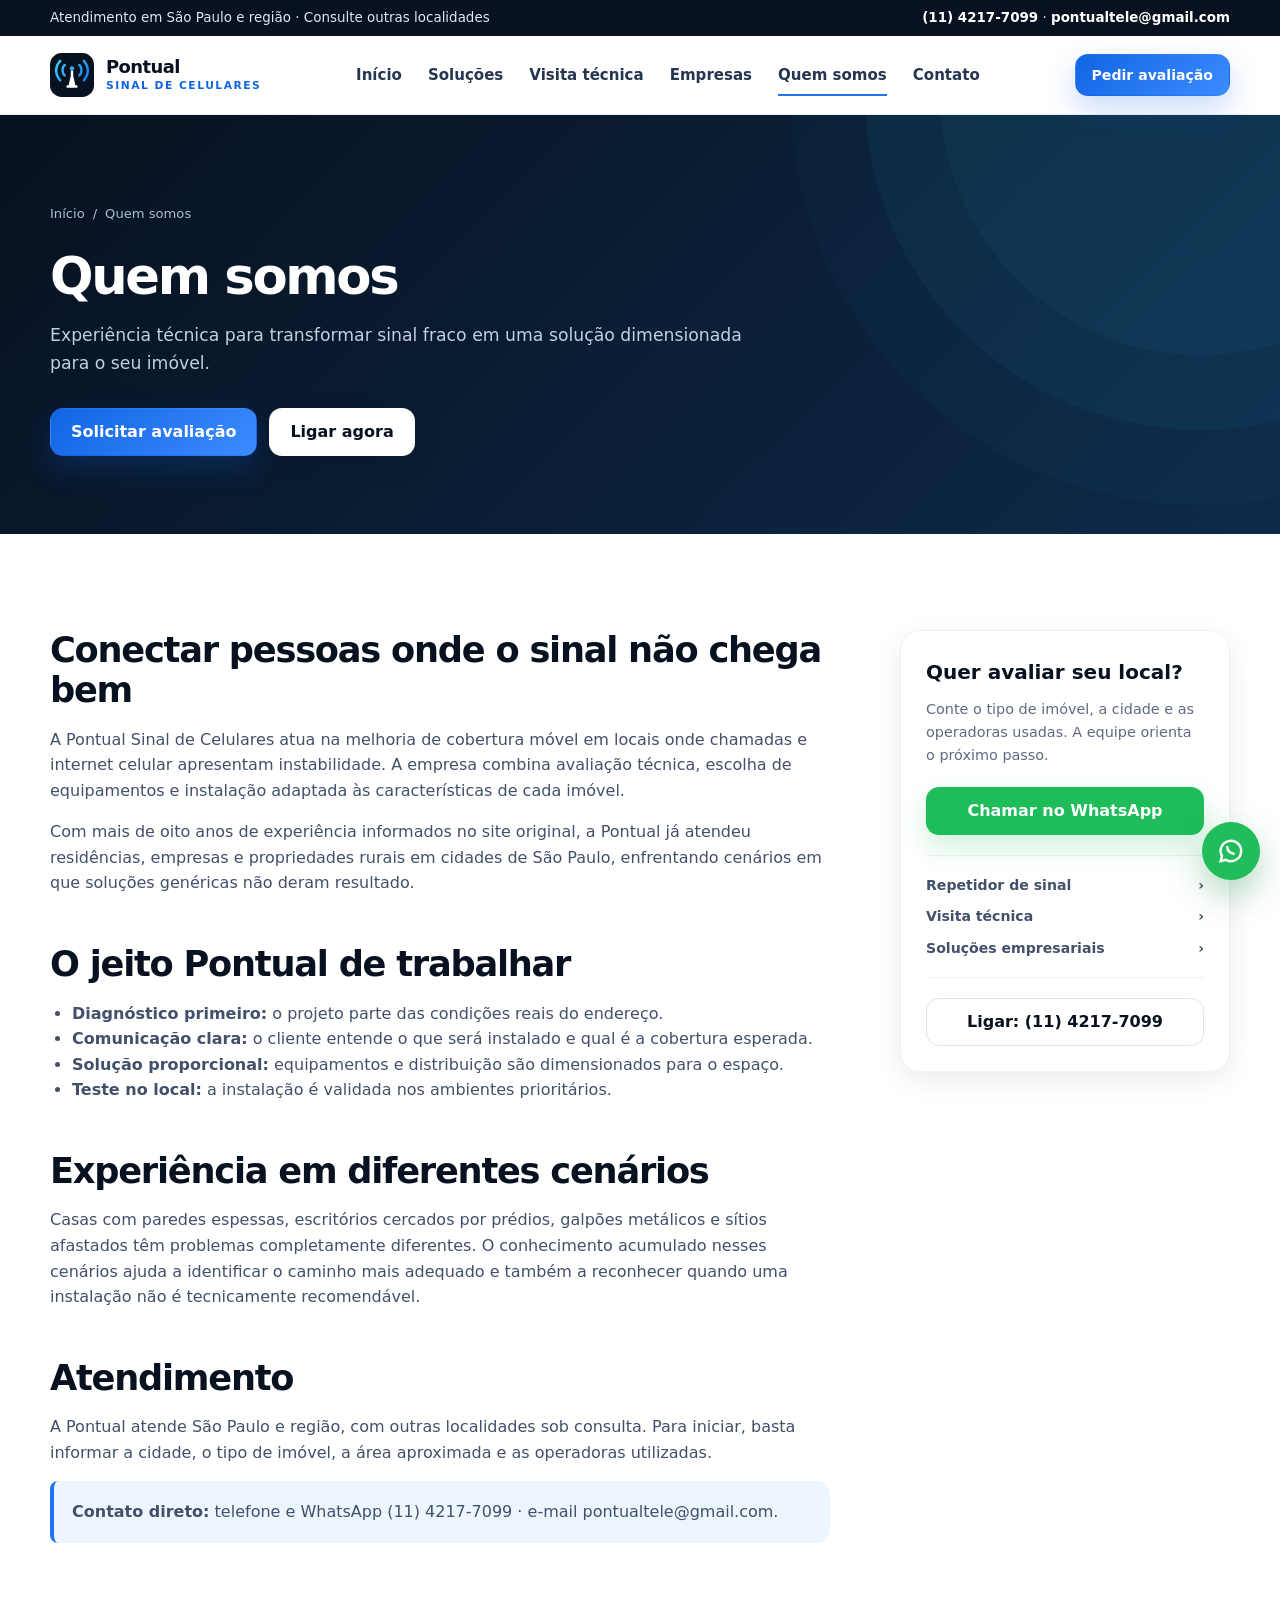
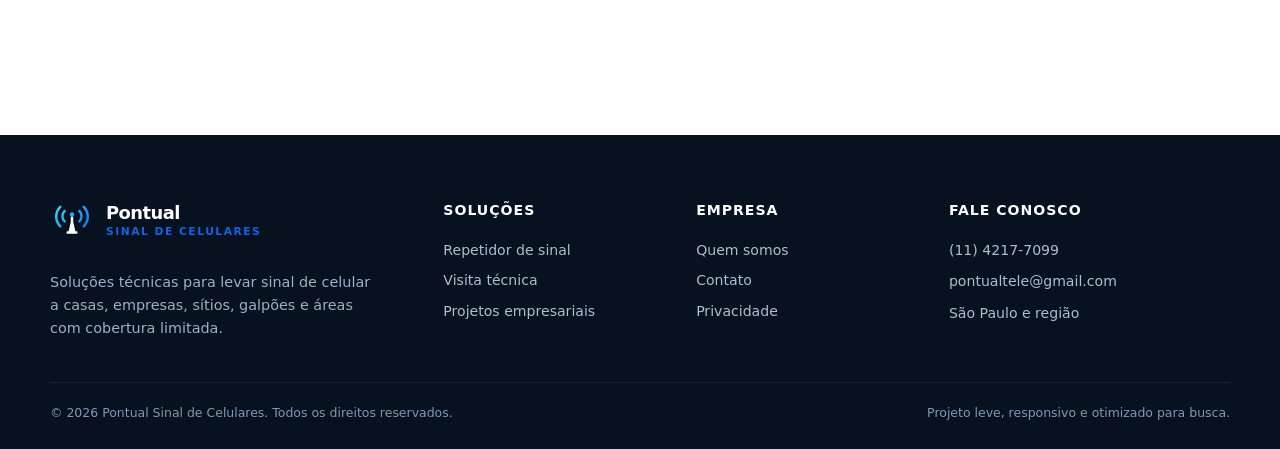
<file: sobre.html>
<!doctype html>
<html lang="pt-BR">
<head>
  <meta charset="utf-8">
  <meta name="viewport" content="width=device-width, initial-scale=1">
  <title>Quem Somos | Pontual Sinal de Celulares</title>
  <meta name="description" content="Conheça a Pontual Sinal de Celulares, especializada em avaliação, projeto e instalação de soluções para melhorar a cobertura móvel em imóveis.">
  <meta name="robots" content="index,follow,max-image-preview:large,max-snippet:-1,max-video-preview:-1">
  <link rel="canonical" href="https://www.pontualtele.com/sobre.html">
  <meta name="theme-color" content="#07111f">
  <meta property="og:locale" content="pt_BR"><meta property="og:type" content="website"><meta property="og:title" content="Quem somos | Pontual Sinal de Celulares"><meta property="og:description" content="Conheça a Pontual Sinal de Celulares, especializada em avaliação, projeto e instalação de soluções para melhorar a cobertura móvel em imóveis."><meta property="og:url" content="https://www.pontualtele.com/sobre.html"><meta property="og:site_name" content="Pontual Sinal de Celulares"><meta property="og:image" content="https://www.pontualtele.com/assets/img/og-pontual.png">
  <meta name="twitter:card" content="summary_large_image"><meta name="twitter:title" content="Quem somos | Pontual Sinal de Celulares"><meta name="twitter:description" content="Conheça a Pontual Sinal de Celulares, especializada em avaliação, projeto e instalação de soluções para melhorar a cobertura móvel em imóveis."><meta name="twitter:image" content="https://www.pontualtele.com/assets/img/og-pontual.png">
  <link rel="icon" href="favicon.svg" type="image/svg+xml"><link rel="manifest" href="site.webmanifest"><link rel="stylesheet" href="assets/css/styles.css">
  <script type="application/ld+json">{
  "@context": "https://schema.org",
  "@graph": [
    {
      "@type": "Organization",
      "@id": "https://www.pontualtele.com/#empresa",
      "name": "Pontual Sinal de Celulares",
      "url": "https://www.pontualtele.com/",
      "telephone": "+55-11-4217-7099",
      "email": "pontualtele@gmail.com",
      "logo": "https://www.pontualtele.com/assets/img/logo-pontual.svg"
    },
    {
      "@type": "BreadcrumbList",
      "itemListElement": [
        {
          "@type": "ListItem",
          "position": 1,
          "name": "Início",
          "item": "https://www.pontualtele.com/"
        },
        {
          "@type": "ListItem",
          "position": 2,
          "name": "Quem somos",
          "item": "https://www.pontualtele.com/sobre.html"
        }
      ]
    }
  ]
}</script>
</head>
<body>
  <a class="skip-link" href="#conteudo">Ir para o conteúdo</a>
  <div class="topbar"><div class="container"><span>Atendimento em São Paulo e região · Consulte outras localidades</span><span><a href="tel:+551142177099">(11) 4217-7099</a> · <a href="mailto:pontualtele@gmail.com">pontualtele@gmail.com</a></span></div></div>
  <header class="site-header"><div class="container nav-wrap">
    <a class="brand" href="index.html" aria-label="Pontual Sinal de Celulares — Página inicial"><img class="brand-mark" src="assets/img/logo-pontual.svg" alt="" width="44" height="44"><span class="brand-copy"><strong>Pontual</strong><span>Sinal de Celulares</span></span></a>
    <nav class="nav-links" aria-label="Navegação principal"><a href="index.html">Início</a><a href="repetidor-de-sinal-celular.html">Soluções</a><a href="visita-tecnica.html">Visita técnica</a><a href="solucoes-para-empresas.html">Empresas</a><a href="sobre.html" aria-current="page">Quem somos</a><a href="contato.html">Contato</a></nav>
    <div class="nav-actions"><a class="btn btn-primary btn-sm" href="https://wa.me/551142177099?text=Ol%C3%A1%2C%20gostaria%20de%20solicitar%20uma%20avalia%C3%A7%C3%A3o%20de%20sinal." target="_blank" rel="noopener">Pedir avaliação</a><button class="menu-toggle" type="button" aria-expanded="false" aria-label="Abrir menu"><span></span></button></div>
  </div></header>
  <main id="conteudo">
    <section class="page-hero"><div class="container"><nav class="breadcrumbs" aria-label="Navegação estrutural"><a href="index.html">Início</a><span>/</span><span>Quem somos</span></nav><div class="page-intro"><h1>Quem somos</h1><p>Experiência técnica para transformar sinal fraco em uma solução dimensionada para o seu imóvel.</p><div class="hero-actions"><a class="btn btn-primary" href="https://wa.me/551142177099?text=Ol%C3%A1%2C%20gostaria%20de%20solicitar%20uma%20avalia%C3%A7%C3%A3o%20t%C3%A9cnica." target="_blank" rel="noopener">Solicitar avaliação</a><a class="btn btn-light" href="tel:+551142177099">Ligar agora</a></div></div></div></section>
    <section class="section"><div class="container content-grid"><article class="prose reveal">
  <h2>Conectar pessoas onde o sinal não chega bem</h2>
  <p>A Pontual Sinal de Celulares atua na melhoria de cobertura móvel em locais onde chamadas e internet celular apresentam instabilidade. A empresa combina avaliação técnica, escolha de equipamentos e instalação adaptada às características de cada imóvel.</p>
  <p>Com mais de oito anos de experiência informados no site original, a Pontual já atendeu residências, empresas e propriedades rurais em cidades de São Paulo, enfrentando cenários em que soluções genéricas não deram resultado.</p>
  <h2>O jeito Pontual de trabalhar</h2>
  <ul><li><strong>Diagnóstico primeiro:</strong> o projeto parte das condições reais do endereço.</li><li><strong>Comunicação clara:</strong> o cliente entende o que será instalado e qual é a cobertura esperada.</li><li><strong>Solução proporcional:</strong> equipamentos e distribuição são dimensionados para o espaço.</li><li><strong>Teste no local:</strong> a instalação é validada nos ambientes prioritários.</li></ul>
  <h2>Experiência em diferentes cenários</h2>
  <p>Casas com paredes espessas, escritórios cercados por prédios, galpões metálicos e sítios afastados têm problemas completamente diferentes. O conhecimento acumulado nesses cenários ajuda a identificar o caminho mais adequado e também a reconhecer quando uma instalação não é tecnicamente recomendável.</p>
  <h2>Atendimento</h2>
  <p>A Pontual atende São Paulo e região, com outras localidades sob consulta. Para iniciar, basta informar a cidade, o tipo de imóvel, a área aproximada e as operadoras utilizadas.</p>
  <div class="notice"><strong>Contato direto:</strong> telefone e WhatsApp (11) 4217-7099 · e-mail pontualtele@gmail.com.</div>
</article><aside class="sidebar-card">
      <h2>Quer avaliar seu local?</h2>
      <p>Conte o tipo de imóvel, a cidade e as operadoras usadas. A equipe orienta o próximo passo.</p>
      <a class="btn btn-whatsapp" href="https://wa.me/551142177099?text=Ol%C3%A1%2C%20quero%20solicitar%20uma%20avalia%C3%A7%C3%A3o%20de%20sinal." target="_blank" rel="noopener">Chamar no WhatsApp</a>
      <div class="sidebar-list"><a href="repetidor-de-sinal-celular.html">Repetidor de sinal <span>›</span></a><a href="visita-tecnica.html">Visita técnica <span>›</span></a><a href="solucoes-para-empresas.html">Soluções empresariais <span>›</span></a></div>
      <a class="btn btn-outline" href="tel:+551142177099">Ligar: (11) 4217-7099</a>
    </aside></div></section>
  </main>
  <footer class="site-footer">
    <div class="container footer-main">
      <div class="footer-brand"><a class="brand" href="index.html"><img class="brand-mark" src="assets/img/logo-pontual.svg" alt="" width="44" height="44"><span class="brand-copy"><strong>Pontual</strong><span>Sinal de Celulares</span></span></a><p>Soluções técnicas para levar sinal de celular a casas, empresas, sítios, galpões e áreas com cobertura limitada.</p></div>
      <div class="footer-col"><h2>Soluções</h2><a href="repetidor-de-sinal-celular.html">Repetidor de sinal</a><a href="visita-tecnica.html">Visita técnica</a><a href="solucoes-para-empresas.html">Projetos empresariais</a></div>
      <div class="footer-col"><h2>Empresa</h2><a href="sobre.html">Quem somos</a><a href="contato.html">Contato</a><a href="politica-de-privacidade.html">Privacidade</a></div>
      <div class="footer-col"><h2>Fale conosco</h2><div class="footer-contact"><a href="tel:+551142177099">(11) 4217-7099</a><a href="mailto:pontualtele@gmail.com">pontualtele@gmail.com</a><span>São Paulo e região</span></div></div>
    </div>
    <div class="container footer-bottom"><span>© <span data-year></span> Pontual Sinal de Celulares. Todos os direitos reservados.</span><span>Projeto leve, responsivo e otimizado para busca.</span></div>
  </footer>
  <a class="whatsapp-float" href="https://wa.me/551142177099?text=Ol%C3%A1%2C%20gostaria%20de%20melhorar%20o%20sinal%20de%20celular." target="_blank" rel="noopener" aria-label="Falar com a Pontual pelo WhatsApp"><svg viewBox="0 0 24 24" fill="none" aria-hidden="true"><path d="M20 11.5a8.5 8.5 0 0 1-12.64 7.43L3 20l1.13-4.2A8.5 8.5 0 1 1 20 11.5Z" stroke="currentColor" stroke-width="2"/><path d="M8.5 8.2c.2 3.4 2 5.2 5.3 5.7" stroke="currentColor" stroke-width="2" stroke-linecap="round"/></svg></a>
  <script src="assets/js/main.js" defer></script>
</body>
</html>
</file>
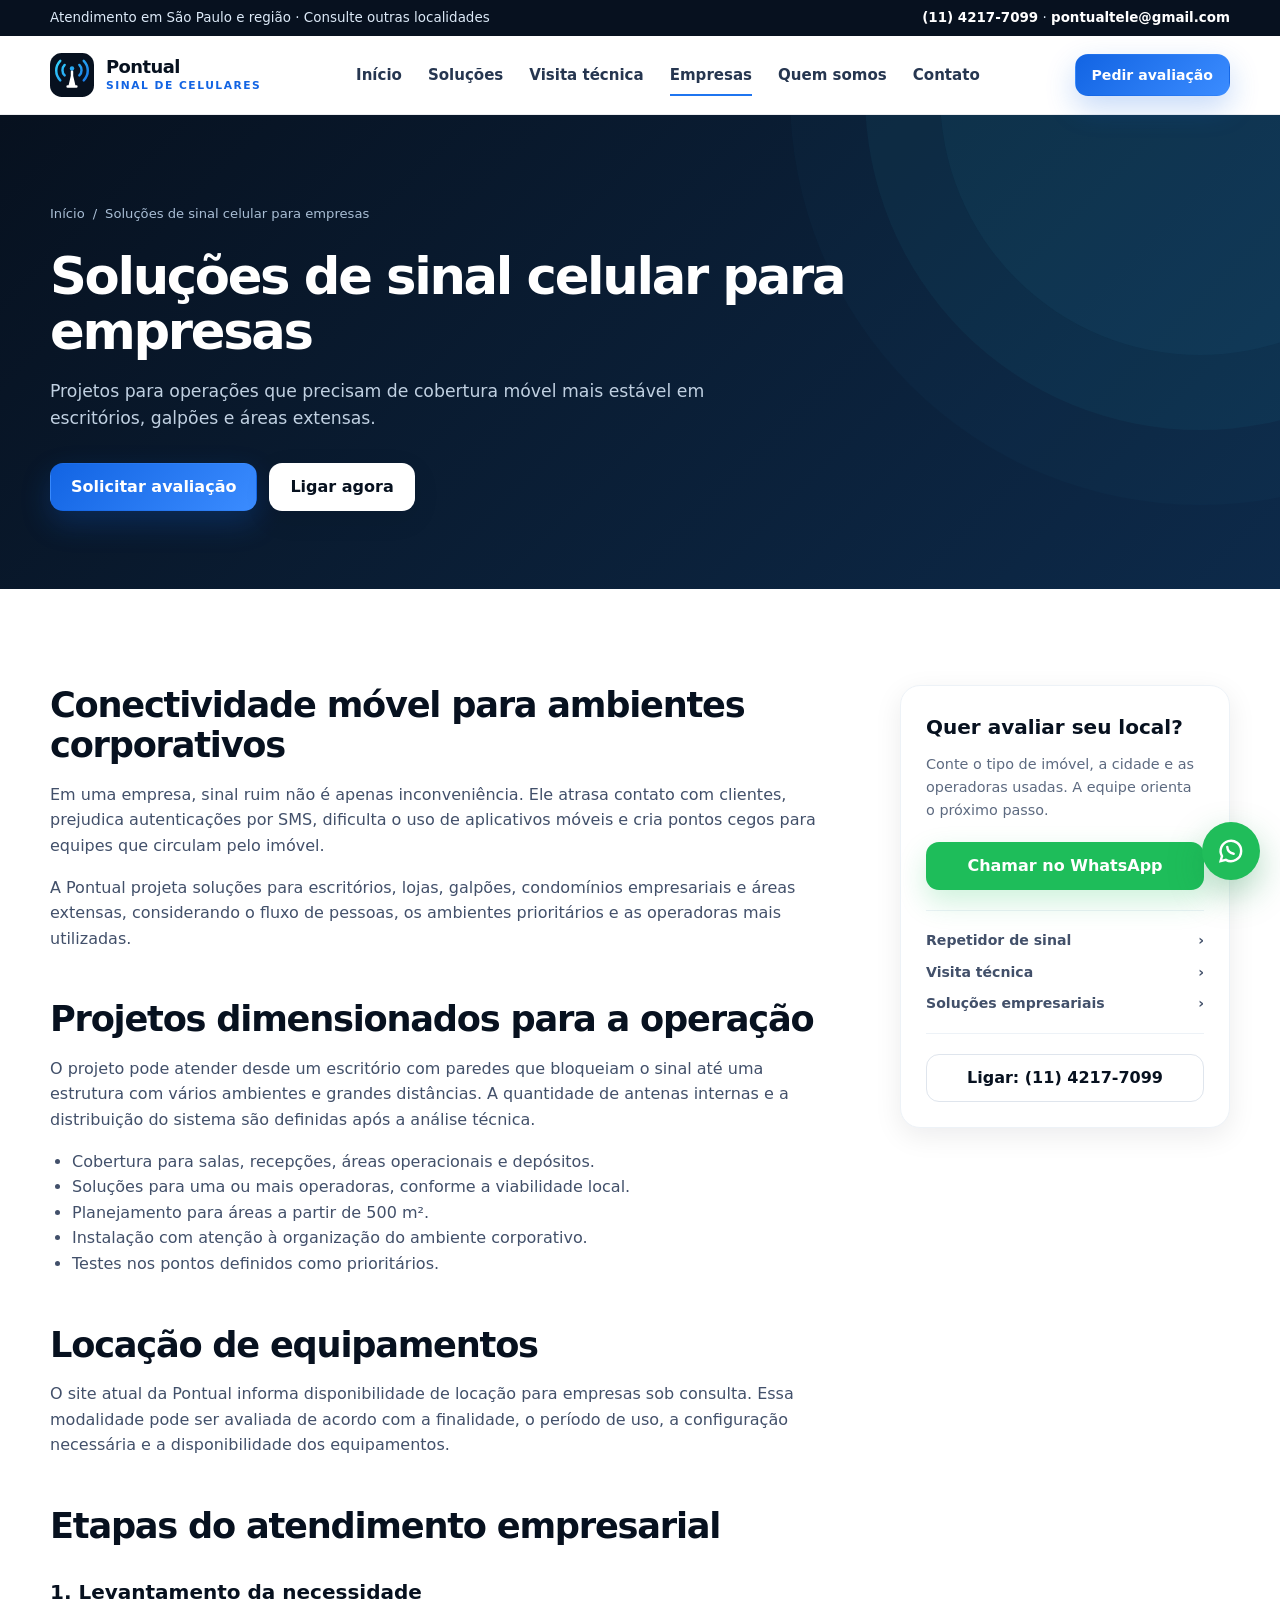
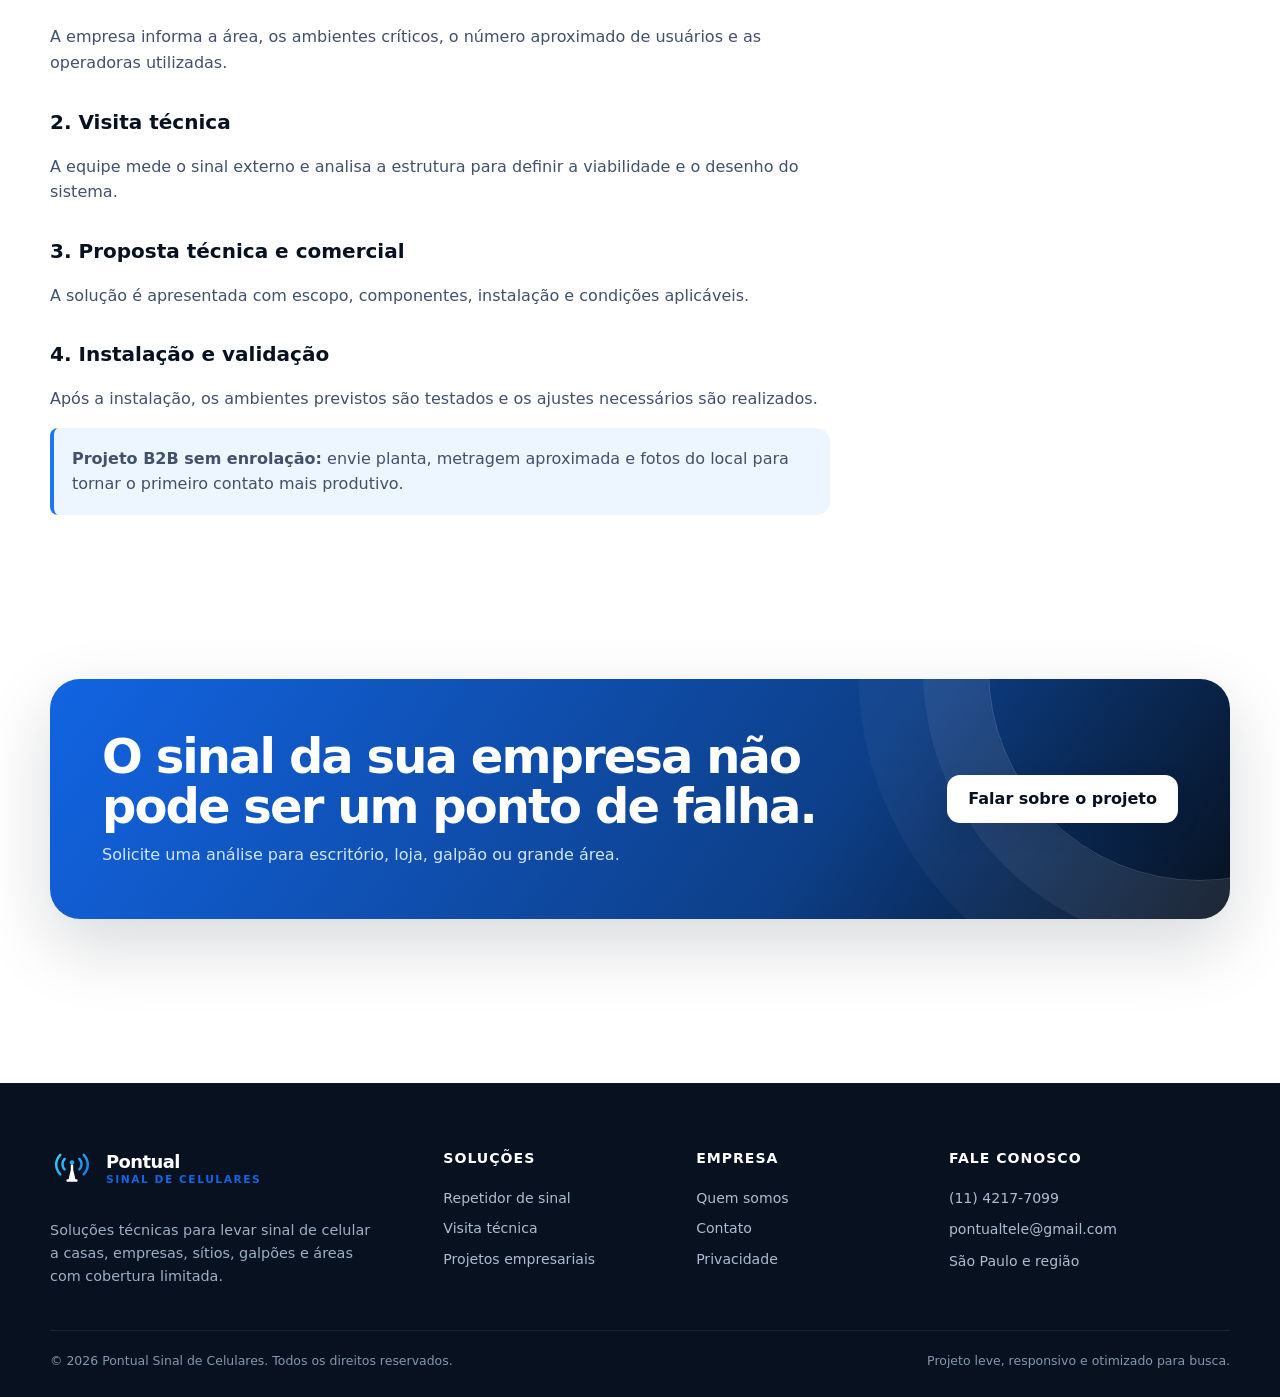
<file: solucoes-para-empresas.html>
<!doctype html>
<html lang="pt-BR">
<head>
  <meta charset="utf-8">
  <meta name="viewport" content="width=device-width, initial-scale=1">
  <title>Sinal de Celular para Empresas e Galpões | Pontual</title>
  <meta name="description" content="Soluções de sinal celular para empresas, escritórios, lojas e galpões. Projeto técnico, instalação e locação de equipamentos sob consulta.">
  <meta name="robots" content="index,follow,max-image-preview:large,max-snippet:-1,max-video-preview:-1">
  <link rel="canonical" href="https://www.pontualtele.com/solucoes-para-empresas.html">
  <meta name="theme-color" content="#07111f">
  <meta property="og:locale" content="pt_BR"><meta property="og:type" content="website"><meta property="og:title" content="Soluções de sinal celular para empresas | Pontual"><meta property="og:description" content="Soluções de sinal celular para empresas, escritórios, lojas e galpões. Projeto técnico, instalação e locação de equipamentos sob consulta."><meta property="og:url" content="https://www.pontualtele.com/solucoes-para-empresas.html"><meta property="og:site_name" content="Pontual Sinal de Celulares"><meta property="og:image" content="https://www.pontualtele.com/assets/img/og-pontual.png">
  <meta name="twitter:card" content="summary_large_image"><meta name="twitter:title" content="Soluções de sinal celular para empresas | Pontual"><meta name="twitter:description" content="Soluções de sinal celular para empresas, escritórios, lojas e galpões. Projeto técnico, instalação e locação de equipamentos sob consulta."><meta name="twitter:image" content="https://www.pontualtele.com/assets/img/og-pontual.png">
  <link rel="icon" href="favicon.svg" type="image/svg+xml"><link rel="manifest" href="site.webmanifest"><link rel="stylesheet" href="assets/css/styles.css">
  <script type="application/ld+json">{
  "@context": "https://schema.org",
  "@graph": [
    {
      "@type": "Organization",
      "@id": "https://www.pontualtele.com/#empresa",
      "name": "Pontual Sinal de Celulares",
      "url": "https://www.pontualtele.com/",
      "telephone": "+55-11-4217-7099",
      "email": "pontualtele@gmail.com",
      "logo": "https://www.pontualtele.com/assets/img/logo-pontual.svg"
    },
    {
      "@type": "Service",
      "name": "Soluções de sinal celular para empresas",
      "url": "https://www.pontualtele.com/solucoes-para-empresas.html",
      "provider": {
        "@id": "https://www.pontualtele.com/#empresa"
      },
      "areaServed": "São Paulo e região",
      "serviceType": "Soluções de sinal celular para empresas"
    },
    {
      "@type": "BreadcrumbList",
      "itemListElement": [
        {
          "@type": "ListItem",
          "position": 1,
          "name": "Início",
          "item": "https://www.pontualtele.com/"
        },
        {
          "@type": "ListItem",
          "position": 2,
          "name": "Soluções de sinal celular para empresas",
          "item": "https://www.pontualtele.com/solucoes-para-empresas.html"
        }
      ]
    }
  ]
}</script>
</head>
<body>
  <a class="skip-link" href="#conteudo">Ir para o conteúdo</a>
  <div class="topbar"><div class="container"><span>Atendimento em São Paulo e região · Consulte outras localidades</span><span><a href="tel:+551142177099">(11) 4217-7099</a> · <a href="mailto:pontualtele@gmail.com">pontualtele@gmail.com</a></span></div></div>
  <header class="site-header"><div class="container nav-wrap">
    <a class="brand" href="index.html" aria-label="Pontual Sinal de Celulares — Página inicial"><img class="brand-mark" src="assets/img/logo-pontual.svg" alt="" width="44" height="44"><span class="brand-copy"><strong>Pontual</strong><span>Sinal de Celulares</span></span></a>
    <nav class="nav-links" aria-label="Navegação principal"><a href="index.html">Início</a><a href="repetidor-de-sinal-celular.html">Soluções</a><a href="visita-tecnica.html">Visita técnica</a><a href="solucoes-para-empresas.html" aria-current="page">Empresas</a><a href="sobre.html">Quem somos</a><a href="contato.html">Contato</a></nav>
    <div class="nav-actions"><a class="btn btn-primary btn-sm" href="https://wa.me/551142177099?text=Ol%C3%A1%2C%20gostaria%20de%20solicitar%20uma%20avalia%C3%A7%C3%A3o%20de%20sinal." target="_blank" rel="noopener">Pedir avaliação</a><button class="menu-toggle" type="button" aria-expanded="false" aria-label="Abrir menu"><span></span></button></div>
  </div></header>
  <main id="conteudo">
    <section class="page-hero"><div class="container"><nav class="breadcrumbs" aria-label="Navegação estrutural"><a href="index.html">Início</a><span>/</span><span>Soluções de sinal celular para empresas</span></nav><div class="page-intro"><h1>Soluções de sinal celular para empresas</h1><p>Projetos para operações que precisam de cobertura móvel mais estável em escritórios, galpões e áreas extensas.</p><div class="hero-actions"><a class="btn btn-primary" href="https://wa.me/551142177099?text=Ol%C3%A1%2C%20gostaria%20de%20solicitar%20uma%20avalia%C3%A7%C3%A3o%20t%C3%A9cnica." target="_blank" rel="noopener">Solicitar avaliação</a><a class="btn btn-light" href="tel:+551142177099">Ligar agora</a></div></div></div></section>
    <section class="section"><div class="container content-grid"><article class="prose reveal">
  <h2>Conectividade móvel para ambientes corporativos</h2>
  <p>Em uma empresa, sinal ruim não é apenas inconveniência. Ele atrasa contato com clientes, prejudica autenticações por SMS, dificulta o uso de aplicativos móveis e cria pontos cegos para equipes que circulam pelo imóvel.</p>
  <p>A Pontual projeta soluções para escritórios, lojas, galpões, condomínios empresariais e áreas extensas, considerando o fluxo de pessoas, os ambientes prioritários e as operadoras mais utilizadas.</p>
  <h2>Projetos dimensionados para a operação</h2>
  <p>O projeto pode atender desde um escritório com paredes que bloqueiam o sinal até uma estrutura com vários ambientes e grandes distâncias. A quantidade de antenas internas e a distribuição do sistema são definidas após a análise técnica.</p>
  <ul><li>Cobertura para salas, recepções, áreas operacionais e depósitos.</li><li>Soluções para uma ou mais operadoras, conforme a viabilidade local.</li><li>Planejamento para áreas a partir de 500 m².</li><li>Instalação com atenção à organização do ambiente corporativo.</li><li>Testes nos pontos definidos como prioritários.</li></ul>
  <h2>Locação de equipamentos</h2>
  <p>O site atual da Pontual informa disponibilidade de locação para empresas sob consulta. Essa modalidade pode ser avaliada de acordo com a finalidade, o período de uso, a configuração necessária e a disponibilidade dos equipamentos.</p>
  <h2>Etapas do atendimento empresarial</h2>
  <h3>1. Levantamento da necessidade</h3><p>A empresa informa a área, os ambientes críticos, o número aproximado de usuários e as operadoras utilizadas.</p>
  <h3>2. Visita técnica</h3><p>A equipe mede o sinal externo e analisa a estrutura para definir a viabilidade e o desenho do sistema.</p>
  <h3>3. Proposta técnica e comercial</h3><p>A solução é apresentada com escopo, componentes, instalação e condições aplicáveis.</p>
  <h3>4. Instalação e validação</h3><p>Após a instalação, os ambientes previstos são testados e os ajustes necessários são realizados.</p>
  <div class="notice"><strong>Projeto B2B sem enrolação:</strong> envie planta, metragem aproximada e fotos do local para tornar o primeiro contato mais produtivo.</div>
</article><aside class="sidebar-card">
      <h2>Quer avaliar seu local?</h2>
      <p>Conte o tipo de imóvel, a cidade e as operadoras usadas. A equipe orienta o próximo passo.</p>
      <a class="btn btn-whatsapp" href="https://wa.me/551142177099?text=Ol%C3%A1%2C%20quero%20solicitar%20uma%20avalia%C3%A7%C3%A3o%20de%20sinal." target="_blank" rel="noopener">Chamar no WhatsApp</a>
      <div class="sidebar-list"><a href="repetidor-de-sinal-celular.html">Repetidor de sinal <span>›</span></a><a href="visita-tecnica.html">Visita técnica <span>›</span></a><a href="solucoes-para-empresas.html">Soluções empresariais <span>›</span></a></div>
      <a class="btn btn-outline" href="tel:+551142177099">Ligar: (11) 4217-7099</a>
    </aside></div></section>
<section class="section-tight"><div class="container cta-band reveal"><div class="cta-inner"><div><h2>O sinal da sua empresa não pode ser um ponto de falha.</h2><p>Solicite uma análise para escritório, loja, galpão ou grande área.</p></div><div class="cta-actions"><a class="btn btn-light" href="https://wa.me/551142177099?text=Ol%C3%A1%2C%20quero%20avaliar%20uma%20solu%C3%A7%C3%A3o%20de%20sinal%20para%20empresa." target="_blank" rel="noopener">Falar sobre o projeto</a></div></div></div></section>
  </main>
  <footer class="site-footer">
    <div class="container footer-main">
      <div class="footer-brand"><a class="brand" href="index.html"><img class="brand-mark" src="assets/img/logo-pontual.svg" alt="" width="44" height="44"><span class="brand-copy"><strong>Pontual</strong><span>Sinal de Celulares</span></span></a><p>Soluções técnicas para levar sinal de celular a casas, empresas, sítios, galpões e áreas com cobertura limitada.</p></div>
      <div class="footer-col"><h2>Soluções</h2><a href="repetidor-de-sinal-celular.html">Repetidor de sinal</a><a href="visita-tecnica.html">Visita técnica</a><a href="solucoes-para-empresas.html">Projetos empresariais</a></div>
      <div class="footer-col"><h2>Empresa</h2><a href="sobre.html">Quem somos</a><a href="contato.html">Contato</a><a href="politica-de-privacidade.html">Privacidade</a></div>
      <div class="footer-col"><h2>Fale conosco</h2><div class="footer-contact"><a href="tel:+551142177099">(11) 4217-7099</a><a href="mailto:pontualtele@gmail.com">pontualtele@gmail.com</a><span>São Paulo e região</span></div></div>
    </div>
    <div class="container footer-bottom"><span>© <span data-year></span> Pontual Sinal de Celulares. Todos os direitos reservados.</span><span>Projeto leve, responsivo e otimizado para busca.</span></div>
  </footer>
  <a class="whatsapp-float" href="https://wa.me/551142177099?text=Ol%C3%A1%2C%20gostaria%20de%20melhorar%20o%20sinal%20de%20celular." target="_blank" rel="noopener" aria-label="Falar com a Pontual pelo WhatsApp"><svg viewBox="0 0 24 24" fill="none" aria-hidden="true"><path d="M20 11.5a8.5 8.5 0 0 1-12.64 7.43L3 20l1.13-4.2A8.5 8.5 0 1 1 20 11.5Z" stroke="currentColor" stroke-width="2"/><path d="M8.5 8.2c.2 3.4 2 5.2 5.3 5.7" stroke="currentColor" stroke-width="2" stroke-linecap="round"/></svg></a>
  <script src="assets/js/main.js" defer></script>
</body>
</html>
</file>
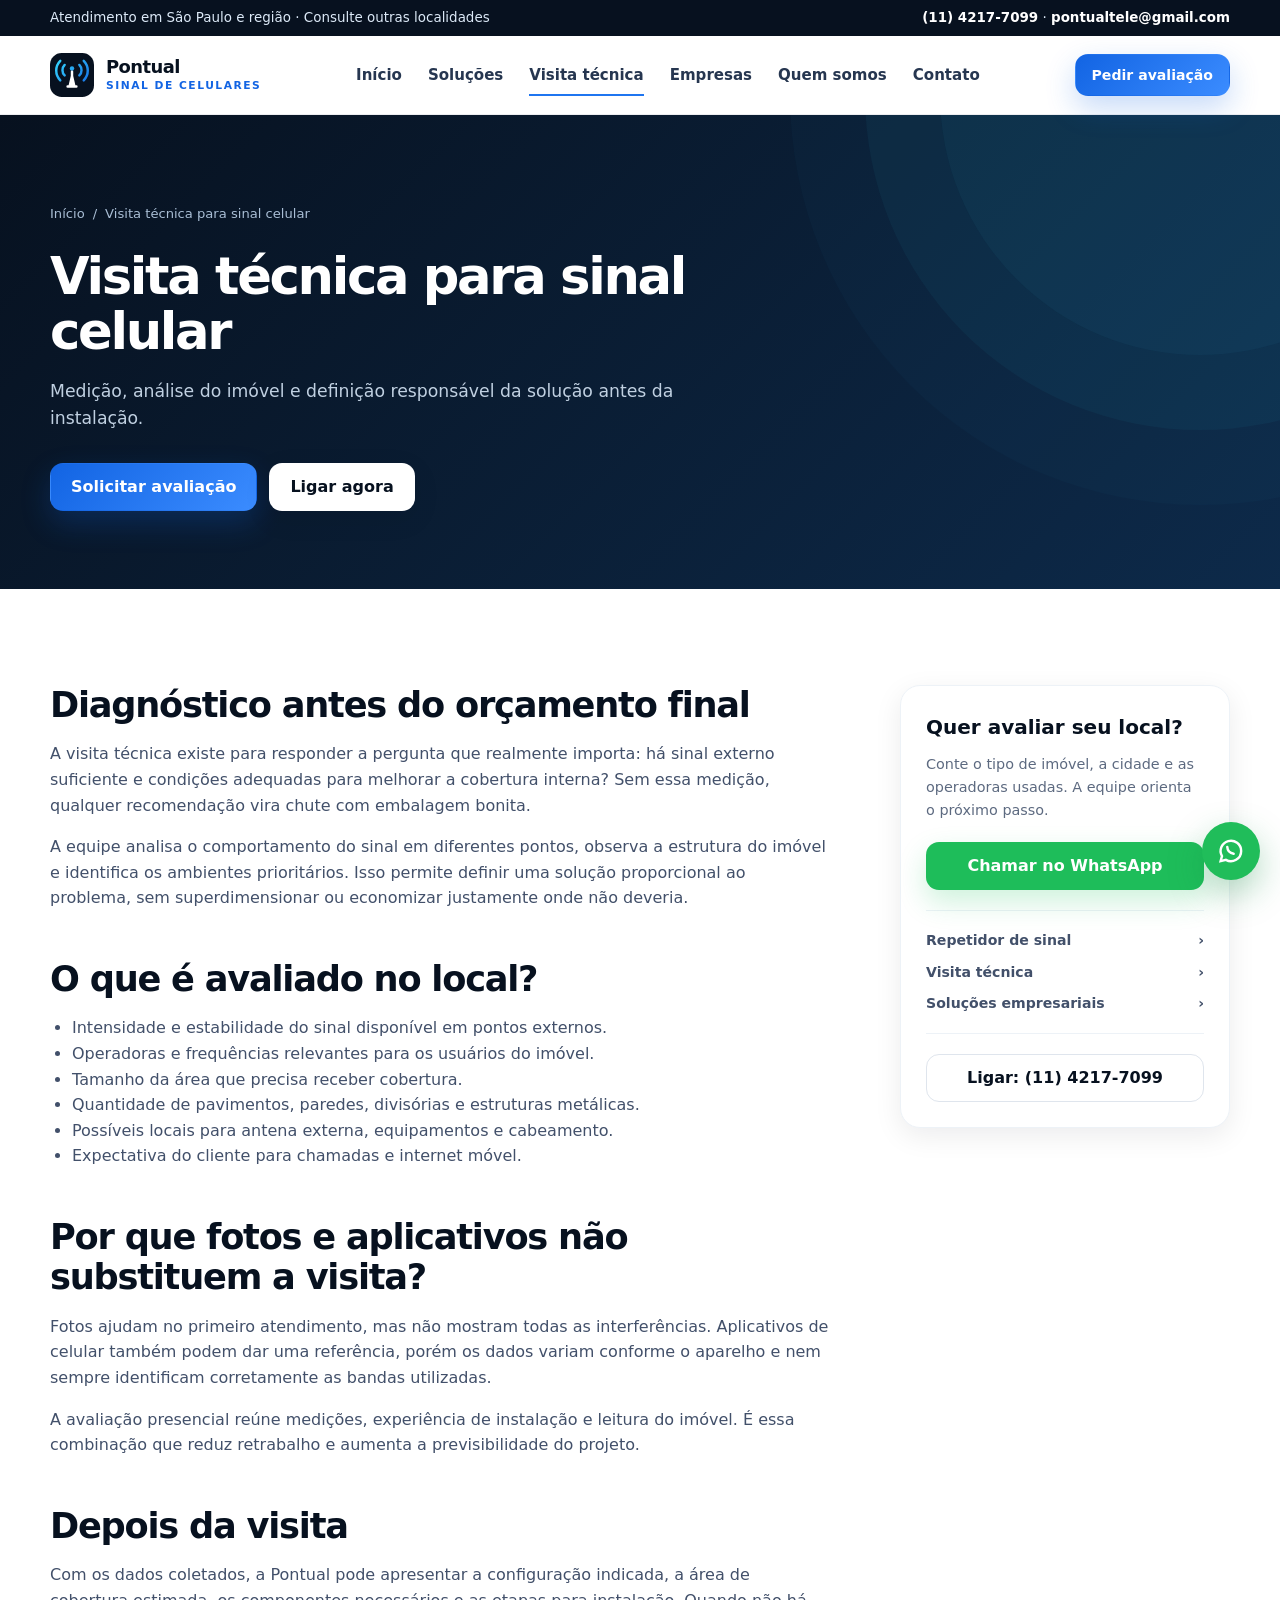
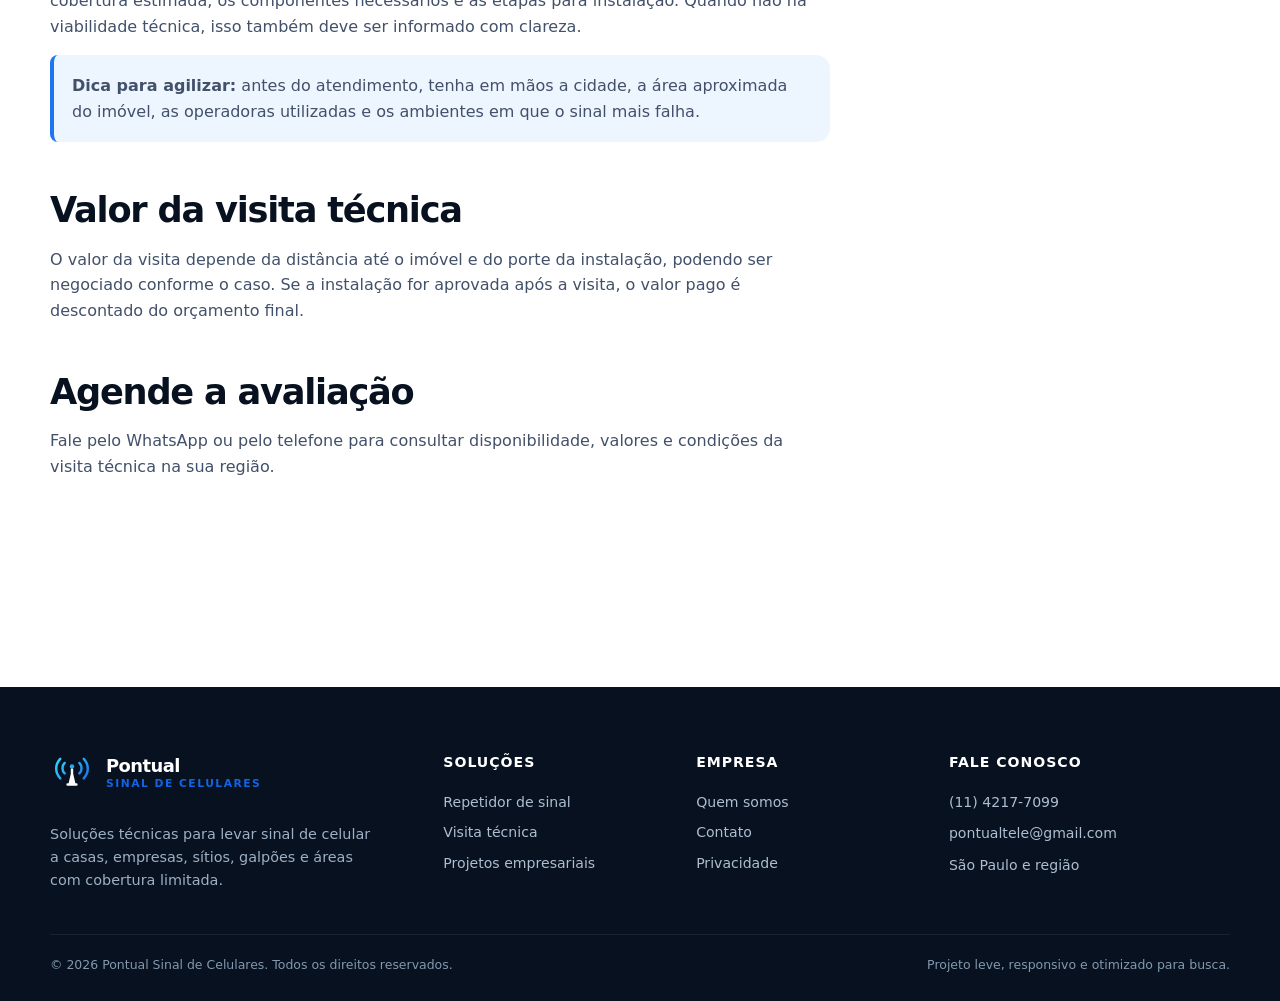
<file: visita-tecnica.html>
<!doctype html>
<html lang="pt-BR">
<head>
  <meta charset="utf-8">
  <meta name="viewport" content="width=device-width, initial-scale=1">
  <title>Visita Técnica para Sinal de Celular | Pontual Sinal de Celulares</title>
  <meta name="description" content="Agende uma visita técnica para medir o sinal celular, avaliar frequências, área de cobertura e viabilidade de instalação no seu imóvel.">
  <meta name="robots" content="index,follow,max-image-preview:large,max-snippet:-1,max-video-preview:-1">
  <link rel="canonical" href="https://www.pontualtele.com/visita-tecnica.html">
  <meta name="theme-color" content="#07111f">
  <meta property="og:locale" content="pt_BR"><meta property="og:type" content="website"><meta property="og:title" content="Visita técnica para sinal celular | Pontual"><meta property="og:description" content="Agende uma visita técnica para medir o sinal celular, avaliar frequências, área de cobertura e viabilidade de instalação no seu imóvel."><meta property="og:url" content="https://www.pontualtele.com/visita-tecnica.html"><meta property="og:site_name" content="Pontual Sinal de Celulares"><meta property="og:image" content="https://www.pontualtele.com/assets/img/og-pontual.png">
  <meta name="twitter:card" content="summary_large_image"><meta name="twitter:title" content="Visita técnica para sinal celular | Pontual"><meta name="twitter:description" content="Agende uma visita técnica para medir o sinal celular, avaliar frequências, área de cobertura e viabilidade de instalação no seu imóvel."><meta name="twitter:image" content="https://www.pontualtele.com/assets/img/og-pontual.png">
  <link rel="icon" href="favicon.svg" type="image/svg+xml"><link rel="manifest" href="site.webmanifest"><link rel="stylesheet" href="assets/css/styles.css">
  <script type="application/ld+json">{
  "@context": "https://schema.org",
  "@graph": [
    {
      "@type": "Organization",
      "@id": "https://www.pontualtele.com/#empresa",
      "name": "Pontual Sinal de Celulares",
      "url": "https://www.pontualtele.com/",
      "telephone": "+55-11-4217-7099",
      "email": "pontualtele@gmail.com",
      "logo": "https://www.pontualtele.com/assets/img/logo-pontual.svg"
    },
    {
      "@type": "Service",
      "name": "Visita técnica e diagnóstico de sinal celular",
      "url": "https://www.pontualtele.com/visita-tecnica.html",
      "provider": {
        "@id": "https://www.pontualtele.com/#empresa"
      },
      "areaServed": "São Paulo e região",
      "serviceType": "Visita técnica e diagnóstico de sinal celular"
    },
    {
      "@type": "BreadcrumbList",
      "itemListElement": [
        {
          "@type": "ListItem",
          "position": 1,
          "name": "Início",
          "item": "https://www.pontualtele.com/"
        },
        {
          "@type": "ListItem",
          "position": 2,
          "name": "Visita técnica para sinal celular",
          "item": "https://www.pontualtele.com/visita-tecnica.html"
        }
      ]
    }
  ]
}</script>
</head>
<body>
  <a class="skip-link" href="#conteudo">Ir para o conteúdo</a>
  <div class="topbar"><div class="container"><span>Atendimento em São Paulo e região · Consulte outras localidades</span><span><a href="tel:+551142177099">(11) 4217-7099</a> · <a href="mailto:pontualtele@gmail.com">pontualtele@gmail.com</a></span></div></div>
  <header class="site-header"><div class="container nav-wrap">
    <a class="brand" href="index.html" aria-label="Pontual Sinal de Celulares — Página inicial"><img class="brand-mark" src="assets/img/logo-pontual.svg" alt="" width="44" height="44"><span class="brand-copy"><strong>Pontual</strong><span>Sinal de Celulares</span></span></a>
    <nav class="nav-links" aria-label="Navegação principal"><a href="index.html">Início</a><a href="repetidor-de-sinal-celular.html">Soluções</a><a href="visita-tecnica.html" aria-current="page">Visita técnica</a><a href="solucoes-para-empresas.html">Empresas</a><a href="sobre.html">Quem somos</a><a href="contato.html">Contato</a></nav>
    <div class="nav-actions"><a class="btn btn-primary btn-sm" href="https://wa.me/551142177099?text=Ol%C3%A1%2C%20gostaria%20de%20solicitar%20uma%20avalia%C3%A7%C3%A3o%20de%20sinal." target="_blank" rel="noopener">Pedir avaliação</a><button class="menu-toggle" type="button" aria-expanded="false" aria-label="Abrir menu"><span></span></button></div>
  </div></header>
  <main id="conteudo">
    <section class="page-hero"><div class="container"><nav class="breadcrumbs" aria-label="Navegação estrutural"><a href="index.html">Início</a><span>/</span><span>Visita técnica para sinal celular</span></nav><div class="page-intro"><h1>Visita técnica para sinal celular</h1><p>Medição, análise do imóvel e definição responsável da solução antes da instalação.</p><div class="hero-actions"><a class="btn btn-primary" href="https://wa.me/551142177099?text=Ol%C3%A1%2C%20gostaria%20de%20solicitar%20uma%20avalia%C3%A7%C3%A3o%20t%C3%A9cnica." target="_blank" rel="noopener">Solicitar avaliação</a><a class="btn btn-light" href="tel:+551142177099">Ligar agora</a></div></div></div></section>
    <section class="section"><div class="container content-grid"><article class="prose reveal">
  <h2>Diagnóstico antes do orçamento final</h2>
  <p>A visita técnica existe para responder a pergunta que realmente importa: há sinal externo suficiente e condições adequadas para melhorar a cobertura interna? Sem essa medição, qualquer recomendação vira chute com embalagem bonita.</p>
  <p>A equipe analisa o comportamento do sinal em diferentes pontos, observa a estrutura do imóvel e identifica os ambientes prioritários. Isso permite definir uma solução proporcional ao problema, sem superdimensionar ou economizar justamente onde não deveria.</p>
  <h2>O que é avaliado no local?</h2>
  <ul><li>Intensidade e estabilidade do sinal disponível em pontos externos.</li><li>Operadoras e frequências relevantes para os usuários do imóvel.</li><li>Tamanho da área que precisa receber cobertura.</li><li>Quantidade de pavimentos, paredes, divisórias e estruturas metálicas.</li><li>Possíveis locais para antena externa, equipamentos e cabeamento.</li><li>Expectativa do cliente para chamadas e internet móvel.</li></ul>
  <h2>Por que fotos e aplicativos não substituem a visita?</h2>
  <p>Fotos ajudam no primeiro atendimento, mas não mostram todas as interferências. Aplicativos de celular também podem dar uma referência, porém os dados variam conforme o aparelho e nem sempre identificam corretamente as bandas utilizadas.</p>
  <p>A avaliação presencial reúne medições, experiência de instalação e leitura do imóvel. É essa combinação que reduz retrabalho e aumenta a previsibilidade do projeto.</p>
  <h2>Depois da visita</h2>
  <p>Com os dados coletados, a Pontual pode apresentar a configuração indicada, a área de cobertura estimada, os componentes necessários e as etapas para instalação. Quando não há viabilidade técnica, isso também deve ser informado com clareza.</p>
  <div class="notice"><strong>Dica para agilizar:</strong> antes do atendimento, tenha em mãos a cidade, a área aproximada do imóvel, as operadoras utilizadas e os ambientes em que o sinal mais falha.</div>
  <h2>Valor da visita técnica</h2>
  <p>O valor da visita depende da distância até o imóvel e do porte da instalação, podendo ser negociado conforme o caso. Se a instalação for aprovada após a visita, o valor pago é descontado do orçamento final.</p>
  <h2>Agende a avaliação</h2>
  <p>Fale pelo WhatsApp ou pelo telefone para consultar disponibilidade, valores e condições da visita técnica na sua região.</p>
</article><aside class="sidebar-card">
      <h2>Quer avaliar seu local?</h2>
      <p>Conte o tipo de imóvel, a cidade e as operadoras usadas. A equipe orienta o próximo passo.</p>
      <a class="btn btn-whatsapp" href="https://wa.me/551142177099?text=Ol%C3%A1%2C%20quero%20solicitar%20uma%20avalia%C3%A7%C3%A3o%20de%20sinal." target="_blank" rel="noopener">Chamar no WhatsApp</a>
      <div class="sidebar-list"><a href="repetidor-de-sinal-celular.html">Repetidor de sinal <span>›</span></a><a href="visita-tecnica.html">Visita técnica <span>›</span></a><a href="solucoes-para-empresas.html">Soluções empresariais <span>›</span></a></div>
      <a class="btn btn-outline" href="tel:+551142177099">Ligar: (11) 4217-7099</a>
    </aside></div></section>
  </main>
  <footer class="site-footer">
    <div class="container footer-main">
      <div class="footer-brand"><a class="brand" href="index.html"><img class="brand-mark" src="assets/img/logo-pontual.svg" alt="" width="44" height="44"><span class="brand-copy"><strong>Pontual</strong><span>Sinal de Celulares</span></span></a><p>Soluções técnicas para levar sinal de celular a casas, empresas, sítios, galpões e áreas com cobertura limitada.</p></div>
      <div class="footer-col"><h2>Soluções</h2><a href="repetidor-de-sinal-celular.html">Repetidor de sinal</a><a href="visita-tecnica.html">Visita técnica</a><a href="solucoes-para-empresas.html">Projetos empresariais</a></div>
      <div class="footer-col"><h2>Empresa</h2><a href="sobre.html">Quem somos</a><a href="contato.html">Contato</a><a href="politica-de-privacidade.html">Privacidade</a></div>
      <div class="footer-col"><h2>Fale conosco</h2><div class="footer-contact"><a href="tel:+551142177099">(11) 4217-7099</a><a href="mailto:pontualtele@gmail.com">pontualtele@gmail.com</a><span>São Paulo e região</span></div></div>
    </div>
    <div class="container footer-bottom"><span>© <span data-year></span> Pontual Sinal de Celulares. Todos os direitos reservados.</span><span>Projeto leve, responsivo e otimizado para busca.</span></div>
  </footer>
  <a class="whatsapp-float" href="https://wa.me/551142177099?text=Ol%C3%A1%2C%20gostaria%20de%20melhorar%20o%20sinal%20de%20celular." target="_blank" rel="noopener" aria-label="Falar com a Pontual pelo WhatsApp"><svg viewBox="0 0 24 24" fill="none" aria-hidden="true"><path d="M20 11.5a8.5 8.5 0 0 1-12.64 7.43L3 20l1.13-4.2A8.5 8.5 0 1 1 20 11.5Z" stroke="currentColor" stroke-width="2"/><path d="M8.5 8.2c.2 3.4 2 5.2 5.3 5.7" stroke="currentColor" stroke-width="2" stroke-linecap="round"/></svg></a>
  <script src="assets/js/main.js" defer></script>
</body>
</html>
</file>
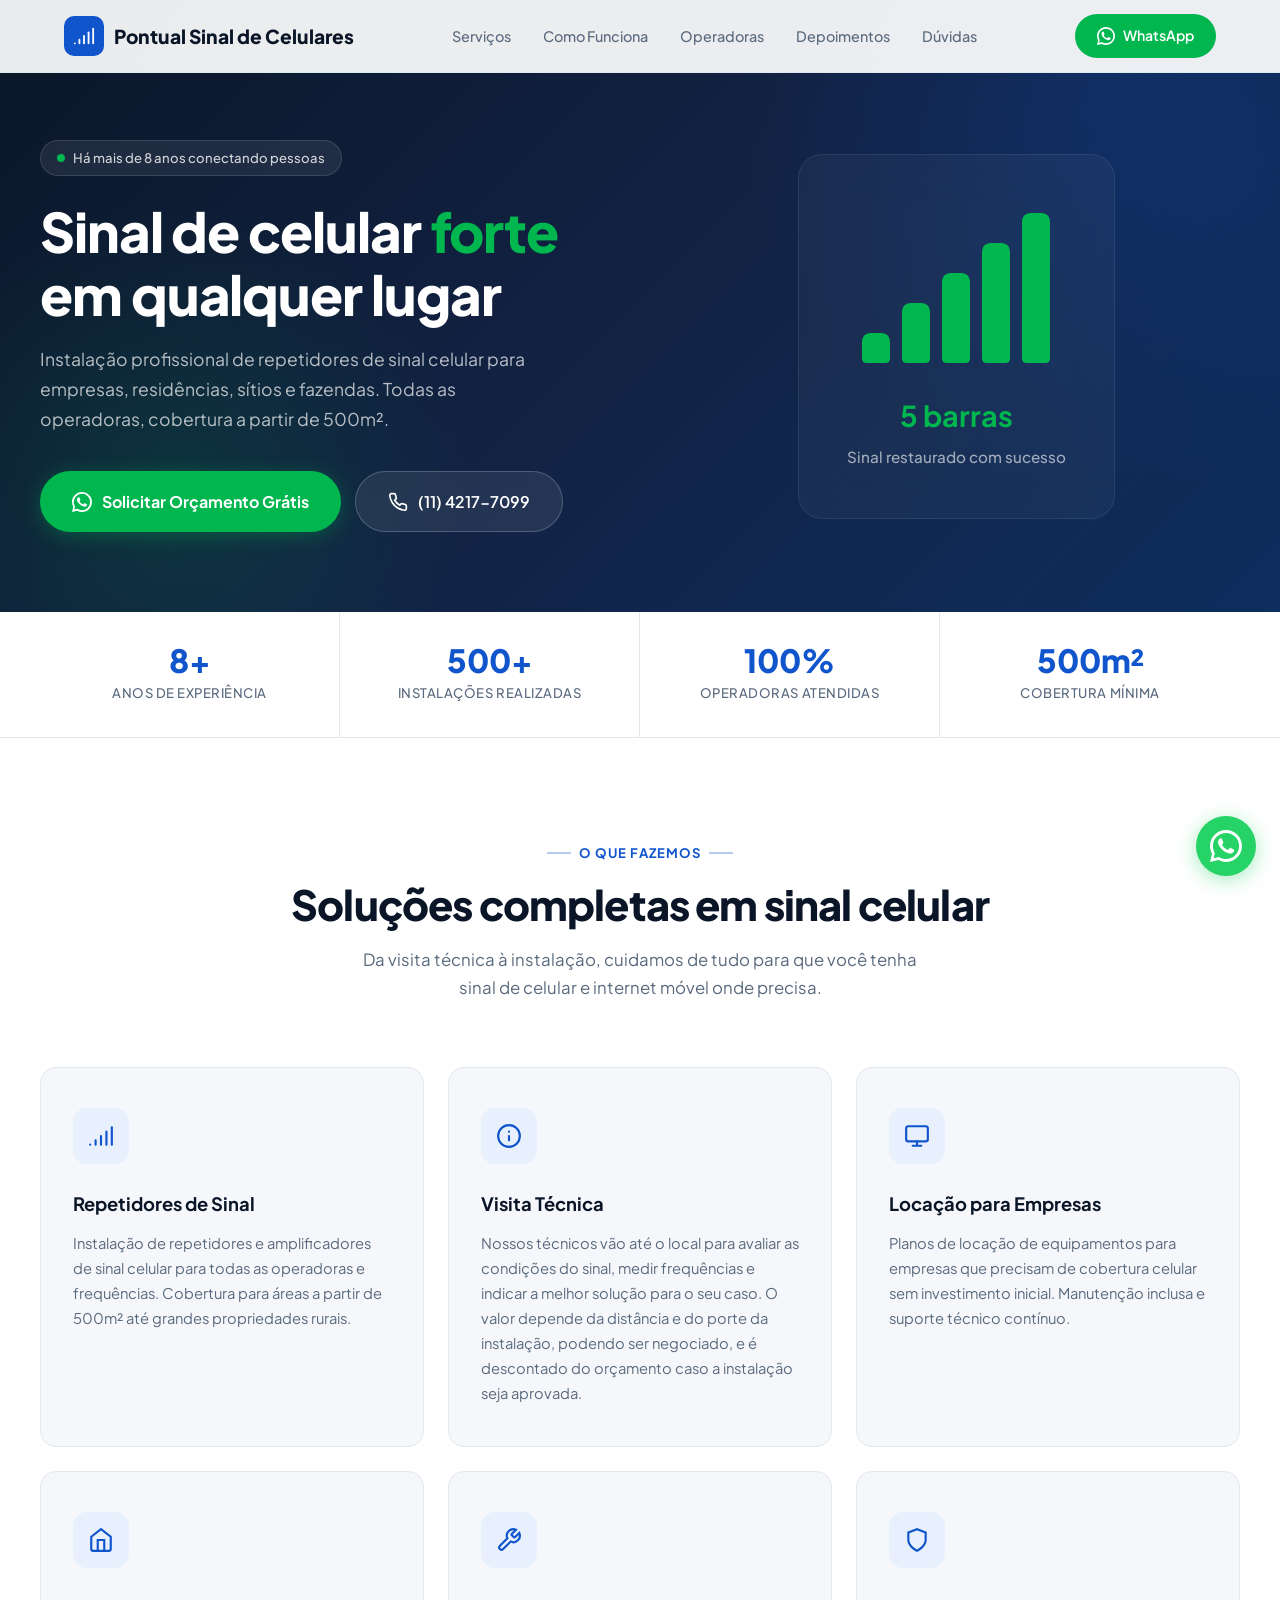
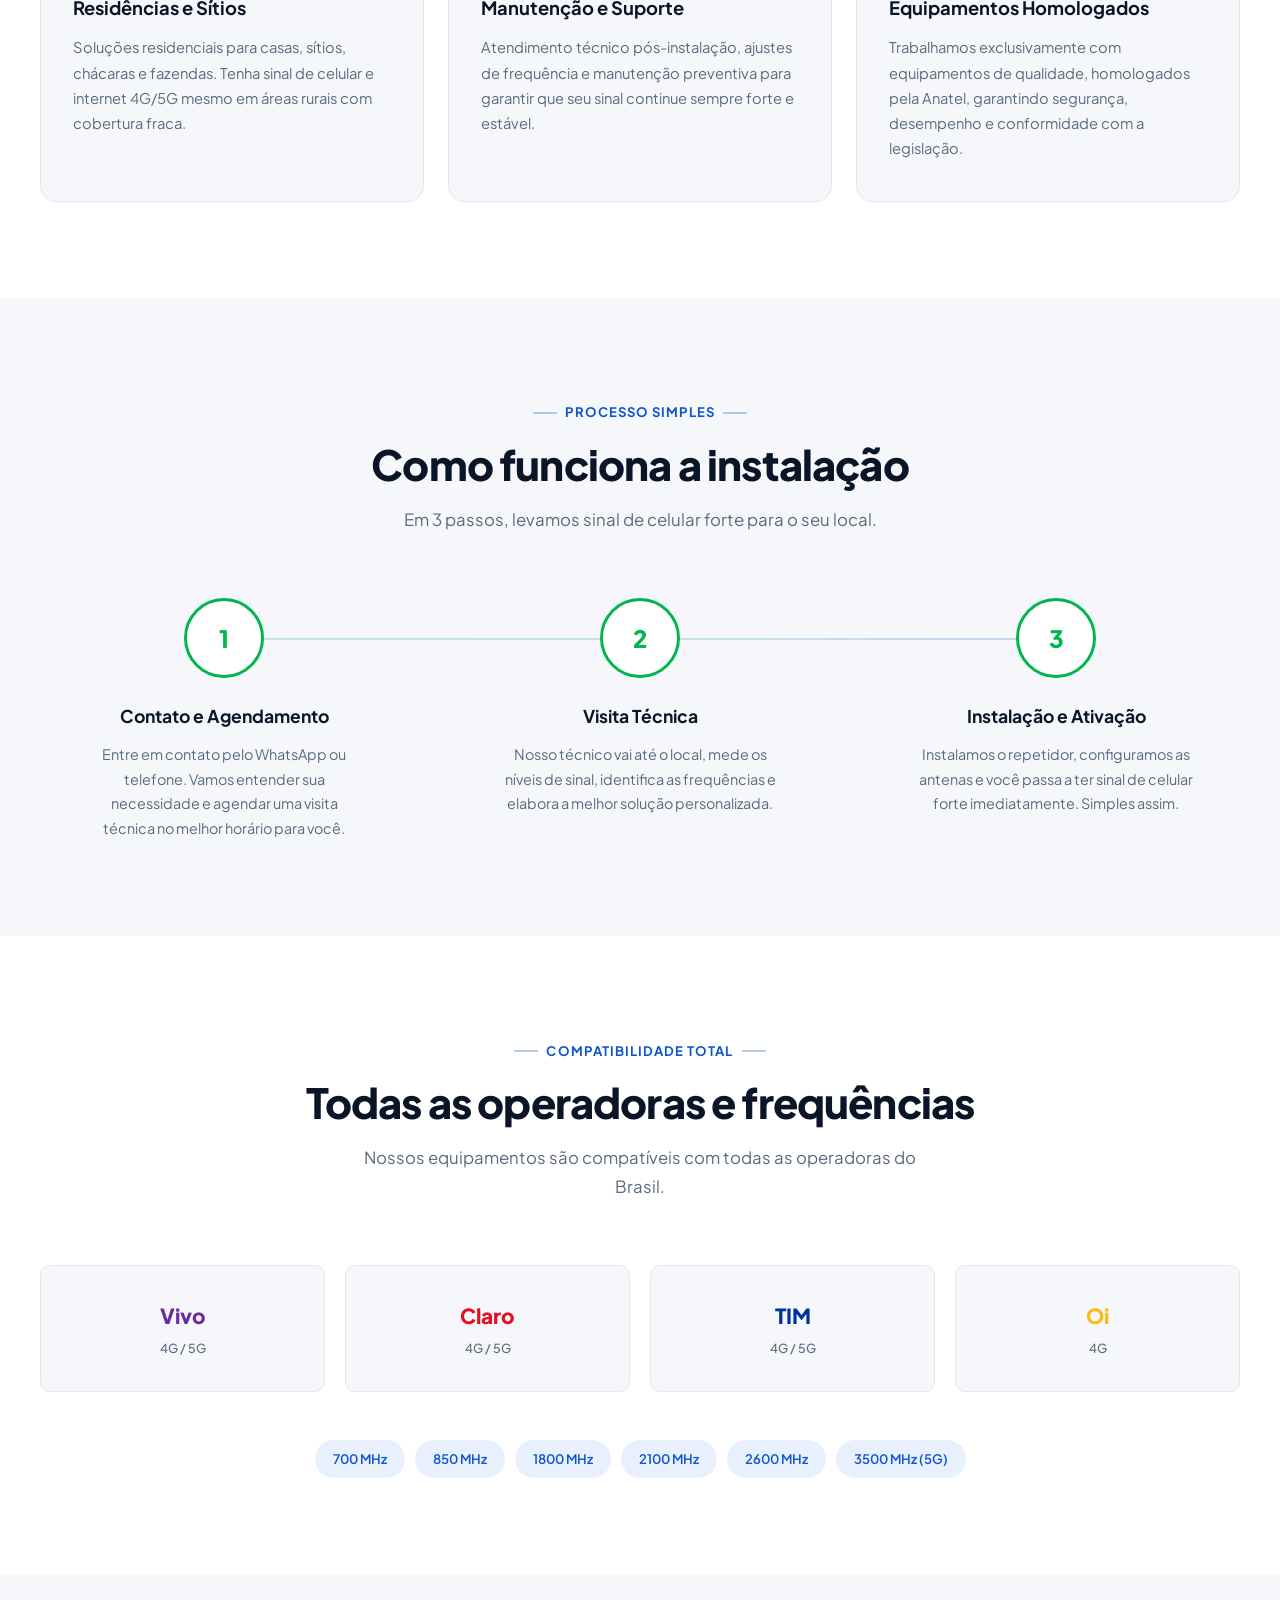
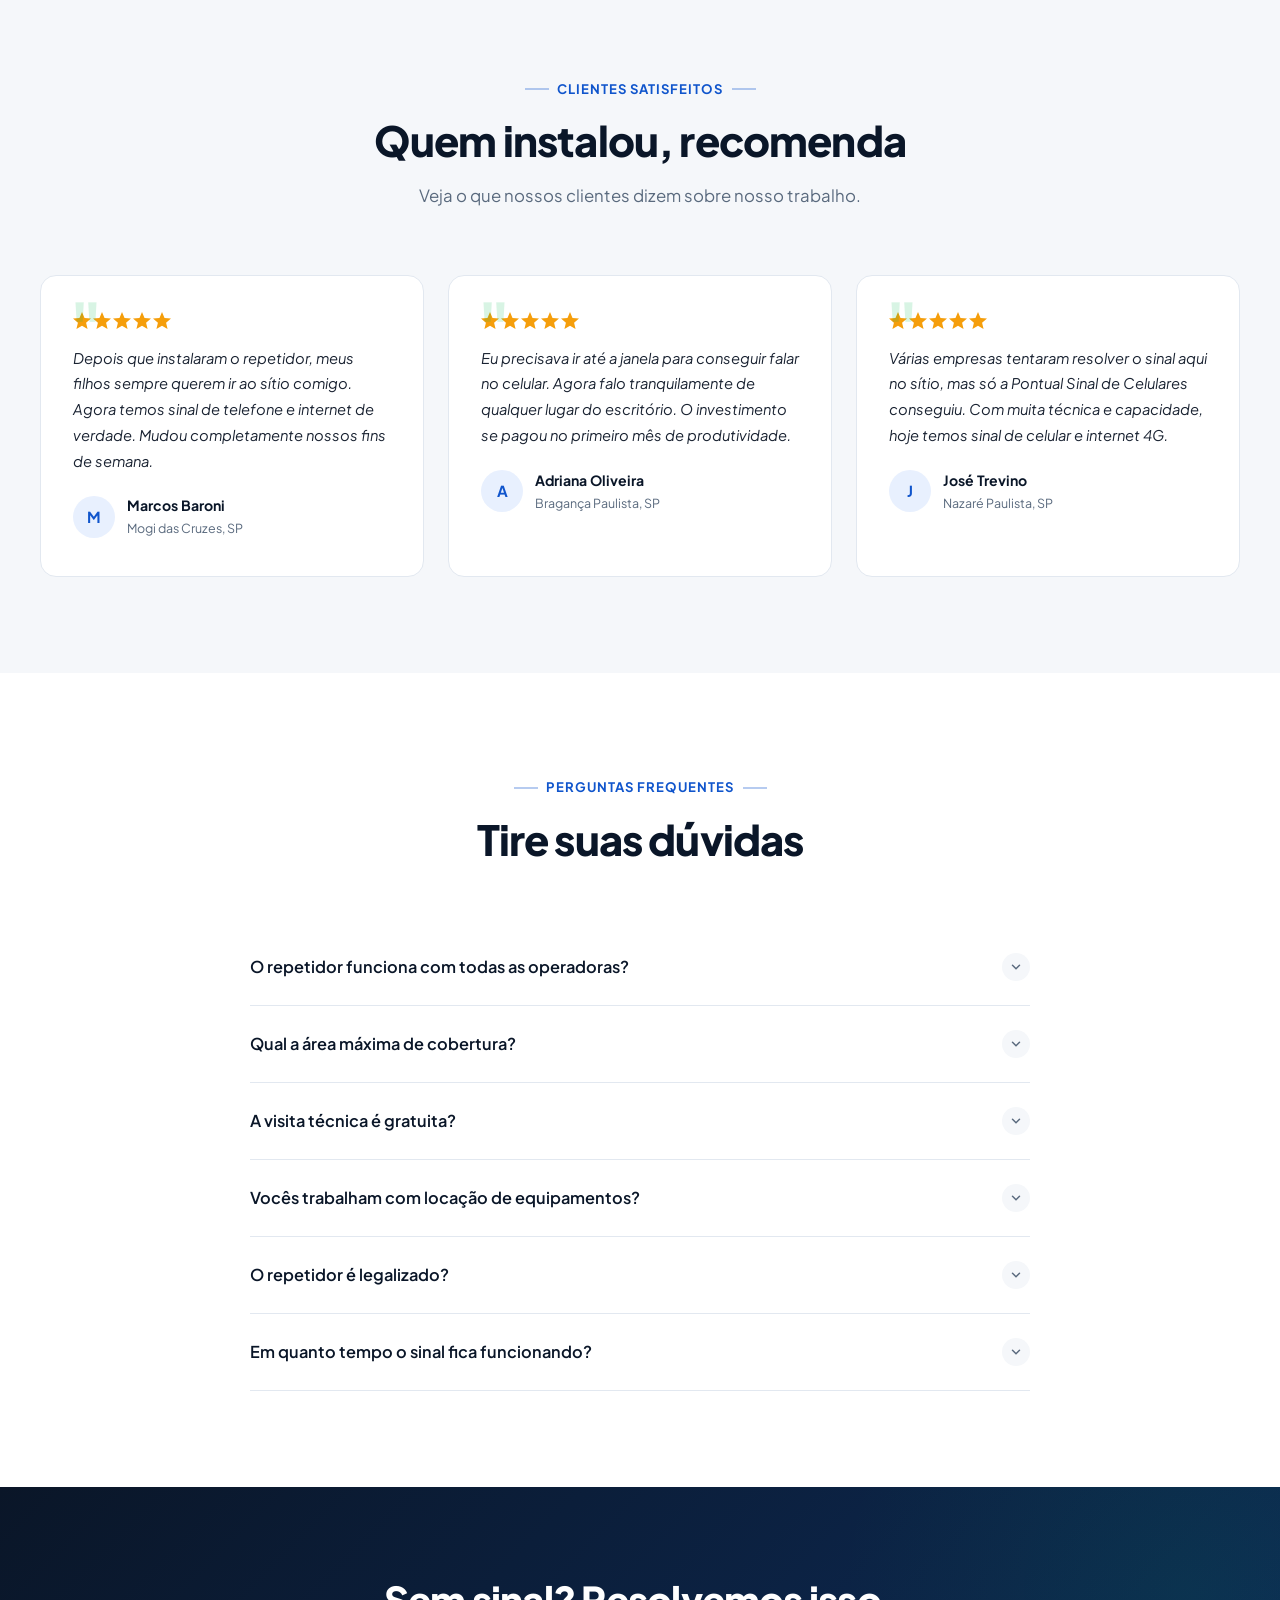
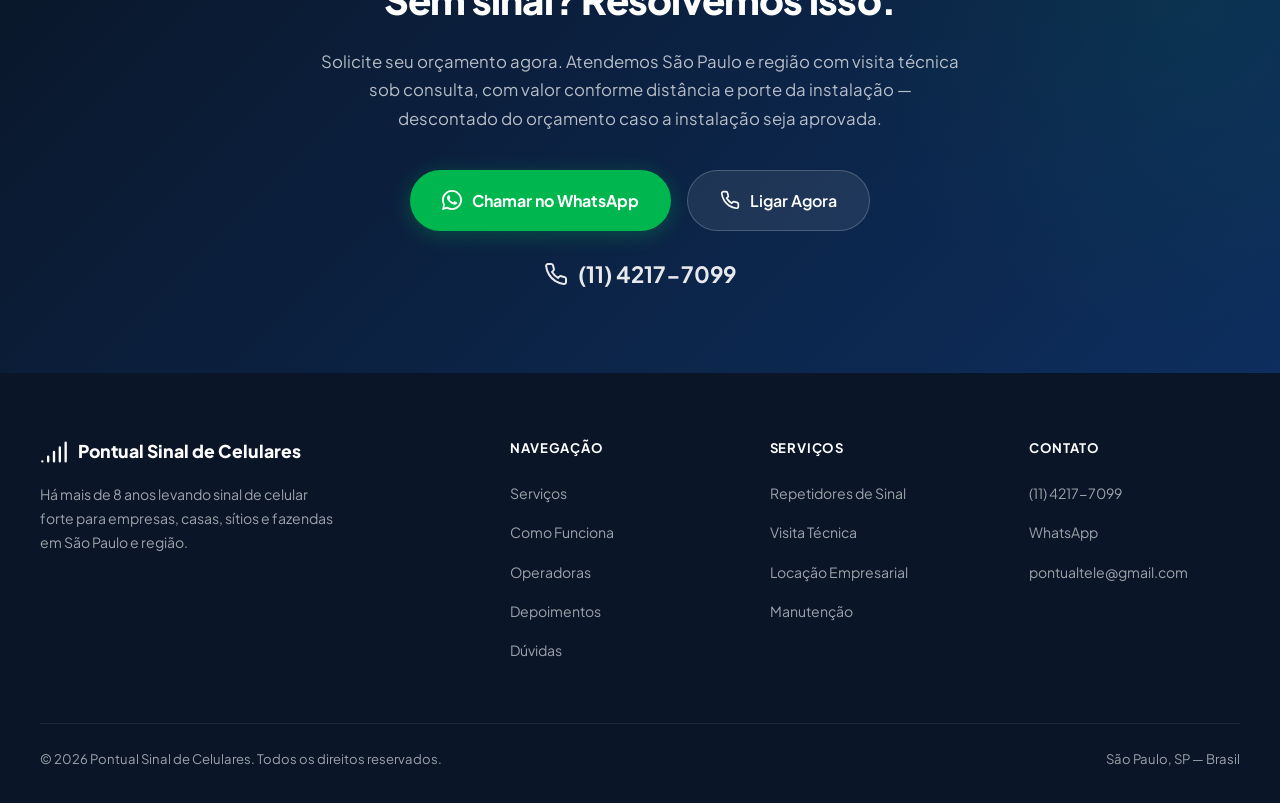
<file: legacy/index-antigo.html>
<!DOCTYPE html>
<html lang="pt-BR">
<head>
    <meta charset="UTF-8">
    <meta name="viewport" content="width=device-width, initial-scale=1.0">

    <!-- SEO Primary -->
    <title>Pontual Sinal de Celulares | Repetidor de Sinal Celular em São Paulo – Instalação Profissional</title>
    <meta name="description" content="Repetidor de sinal celular para empresas, casas e sítios em São Paulo e região. Mais de 8 anos de experiência. Visita técnica sob consulta. Todas as operadoras. Ligue (11) 4217-7099.">
    <meta name="keywords" content="repetidor de sinal celular, amplificador de sinal, sinal celular fraco, repetidor celular São Paulo, antena celular, sinal 4G, sinal 5G, cobertura celular, internet móvel, booster celular">
    <meta name="robots" content="index, follow">
    <meta name="author" content="Pontual Sinal de Celulares">
    <link rel="canonical" href="https://www.pontualtele.com/">

    <!-- Open Graph -->
    <meta property="og:type" content="website">
    <meta property="og:locale" content="pt_BR">
    <meta property="og:title" content="Pontual Sinal de Celulares | Repetidor de Sinal Celular em São Paulo">
    <meta property="og:description" content="Soluções profissionais em repetidores de sinal celular. Atendemos todas as operadoras. Mais de 8 anos no mercado. Solicite um orçamento!">
    <meta property="og:url" content="https://www.pontualtele.com/">
    <meta property="og:site_name" content="Pontual Sinal de Celulares">
    <meta property="og:image" content="https://www.pontualtele.com/og-image.jpg">
    <meta property="og:image:width" content="1200">
    <meta property="og:image:height" content="630">

    <!-- Twitter -->
    <meta name="twitter:card" content="summary_large_image">
    <meta name="twitter:title" content="Pontual Sinal de Celulares | Repetidor de Sinal Celular em São Paulo">
    <meta name="twitter:description" content="Soluções profissionais em repetidores de sinal celular para empresas, casas e sítios.">

    <!-- Structured Data - LocalBusiness -->
    <script type="application/ld+json">
    {
        "@context": "https://schema.org",
        "@type": "LocalBusiness",
        "name": "Pontual Sinal de Celulares",
        "alternateName": "Pontual Telecom",
        "description": "Empresa especializada em soluções de repetidores de sinal celular para empresas, residências e áreas rurais em São Paulo e região.",
        "url": "https://www.pontualtele.com",
        "telephone": "+55-11-4217-7099",
        "email": "pontualtele@gmail.com",
        "address": {
            "@type": "PostalAddress",
            "addressRegion": "SP",
            "addressCountry": "BR"
        },
        "geo": {
            "@type": "GeoCoordinates",
            "latitude": -23.5505,
            "longitude": -46.6333
        },
        "areaServed": {
            "@type": "State",
            "name": "São Paulo"
        },
        "foundingDate": "2016",
        "priceRange": "$$",
        "openingHoursSpecification": {
            "@type": "OpeningHoursSpecification",
            "dayOfWeek": ["Monday","Tuesday","Wednesday","Thursday","Friday"],
            "opens": "08:00",
            "closes": "18:00"
        },
        "sameAs": [],
        "aggregateRating": {
            "@type": "AggregateRating",
            "ratingValue": "4.9",
            "reviewCount": "87"
        }
    }
    </script>

    <!-- Structured Data - Service -->
    <script type="application/ld+json">
    {
        "@context": "https://schema.org",
        "@type": "Service",
        "name": "Instalação de Repetidor de Sinal Celular",
        "provider": {
            "@type": "LocalBusiness",
            "name": "Pontual Sinal de Celulares"
        },
        "serviceType": "Telecomunicações",
        "areaServed": {
            "@type": "State",
            "name": "São Paulo"
        },
        "description": "Instalação profissional de repetidores e amplificadores de sinal celular para todas as operadoras. Cobertura de áreas a partir de 500m²."
    }
    </script>

    <!-- Structured Data - FAQ -->
    <script type="application/ld+json">
    {
        "@context": "https://schema.org",
        "@type": "FAQPage",
        "mainEntity": [
            {
                "@type": "Question",
                "name": "O repetidor de sinal funciona com todas as operadoras?",
                "acceptedAnswer": {
                    "@type": "Answer",
                    "text": "Sim. Trabalhamos com soluções compatíveis com todas as operadoras do Brasil — Vivo, Claro, TIM, Oi e outras — em diversas frequências (700MHz, 850MHz, 1800MHz, 2100MHz, 2600MHz)."
                }
            },
            {
                "@type": "Question",
                "name": "Qual a área máxima de cobertura de um repetidor?",
                "acceptedAnswer": {
                    "@type": "Answer",
                    "text": "Depende do modelo e da configuração. Atendemos áreas a partir de 500m² e podemos cobrir galpões industriais, sítios e fazendas inteiras com soluções escaláveis."
                }
            },
            {
                "@type": "Question",
                "name": "A visita técnica é gratuita?",
                "acceptedAnswer": {
                    "@type": "Answer",
                    "text": "O valor da visita técnica depende da distância e do porte da instalação, podendo ser negociado. Se a instalação for aprovada, o valor pago na visita é descontado do orçamento final."
                }
            },
            {
                "@type": "Question",
                "name": "Vocês trabalham com locação de equipamentos?",
                "acceptedAnswer": {
                    "@type": "Answer",
                    "text": "Sim. Oferecemos planos de locação de equipamentos para empresas, ideal para quem busca uma solução sem investimento inicial elevado."
                }
            }
        ]
    }
    </script>

    <!-- Fonts -->
    <link rel="preconnect" href="https://fonts.googleapis.com">
    <link rel="preconnect" href="https://fonts.gstatic.com" crossorigin>
    <link href="https://fonts.googleapis.com/css2?family=Plus+Jakarta+Sans:wght@400;500;600;700;800&display=swap" rel="stylesheet">

    <style>
        *, *::before, *::after { margin: 0; padding: 0; box-sizing: border-box; }

        :root {
            --navy: #0A1628;
            --blue: #1055CC;
            --blue-light: #E8F0FE;
            --green: #00B74F;
            --green-dark: #009940;
            --green-glow: rgba(0, 183, 79, 0.15);
            --surface: #FFFFFF;
            --bg: #F5F7FA;
            --text: #1A2332;
            --muted: #5A6A7E;
            --border: #E2E8F0;
            --radius: 16px;
            --radius-sm: 10px;
            --shadow: 0 1px 3px rgba(10,22,40,0.06), 0 8px 28px rgba(10,22,40,0.08);
            --shadow-lg: 0 4px 12px rgba(10,22,40,0.08), 0 20px 60px rgba(10,22,40,0.12);
        }

        html { scroll-behavior: smooth; }

        body {
            font-family: 'Plus Jakarta Sans', -apple-system, BlinkMacSystemFont, sans-serif;
            color: var(--text);
            background: var(--bg);
            line-height: 1.7;
            -webkit-font-smoothing: antialiased;
        }

        /* ─── NAV ─── */
        .nav {
            position: fixed; top: 0; left: 0; right: 0; z-index: 100;
            background: rgba(255,255,255,0.92);
            backdrop-filter: blur(20px);
            border-bottom: 1px solid var(--border);
            transition: box-shadow 0.3s;
        }
        .nav.scrolled { box-shadow: 0 2px 20px rgba(10,22,40,0.08); }
        .nav-inner {
            max-width: 1200px; margin: 0 auto;
            padding: 0 24px;
            display: flex; align-items: center; justify-content: space-between;
            height: 72px;
        }
        .nav-logo {
            display: flex; align-items: center; gap: 10px;
            text-decoration: none; color: var(--navy);
            font-weight: 800; font-size: 1.2rem;
        }
        .nav-logo .logo-icon {
            width: 40px; height: 40px;
            background: var(--blue);
            border-radius: 10px;
            display: flex; align-items: center; justify-content: center;
        }
        .nav-logo .logo-icon svg { width: 22px; height: 22px; }
        .nav-links { display: flex; gap: 32px; list-style: none; }
        .nav-links a {
            text-decoration: none; color: var(--muted);
            font-size: 0.9rem; font-weight: 500;
            transition: color 0.2s;
        }
        .nav-links a:hover { color: var(--blue); }
        .nav-cta {
            display: inline-flex; align-items: center; gap: 8px;
            background: var(--green); color: #fff;
            padding: 10px 22px; border-radius: 50px;
            text-decoration: none; font-weight: 600; font-size: 0.88rem;
            transition: background 0.2s, transform 0.2s;
            border: none; cursor: pointer;
        }
        .nav-cta:hover { background: var(--green-dark); transform: translateY(-1px); }
        .nav-cta svg { width: 18px; height: 18px; }

        .hamburger {
            display: none; background: none; border: none; cursor: pointer; padding: 8px;
        }
        .hamburger span {
            display: block; width: 24px; height: 2px; background: var(--navy);
            margin: 6px 0; transition: all 0.3s; border-radius: 2px;
        }

        /* ─── HERO ─── */
        .hero {
            padding: 140px 24px 80px;
            background: linear-gradient(135deg, var(--navy) 0%, #122244 50%, #0d2e5e 100%);
            color: #fff;
            position: relative;
            overflow: hidden;
        }
        .hero::before {
            content: '';
            position: absolute; top: -50%; right: -20%;
            width: 800px; height: 800px;
            background: radial-gradient(circle, rgba(16,85,204,0.2) 0%, transparent 70%);
            border-radius: 50%;
        }
        .hero::after {
            content: '';
            position: absolute; bottom: -30%; left: -10%;
            width: 600px; height: 600px;
            background: radial-gradient(circle, var(--green-glow) 0%, transparent 70%);
            border-radius: 50%;
        }
        .hero-inner {
            max-width: 1200px; margin: 0 auto;
            display: grid; grid-template-columns: 1fr 1fr;
            gap: 64px; align-items: center;
            position: relative; z-index: 1;
        }
        .hero-badge {
            display: inline-flex; align-items: center; gap: 8px;
            background: rgba(255,255,255,0.08);
            border: 1px solid rgba(255,255,255,0.12);
            padding: 6px 16px; border-radius: 50px;
            font-size: 0.82rem; font-weight: 500;
            color: rgba(255,255,255,0.8);
            margin-bottom: 24px;
            backdrop-filter: blur(10px);
        }
        .hero-badge .dot {
            width: 8px; height: 8px; border-radius: 50%;
            background: var(--green);
            animation: pulse-dot 2s ease infinite;
        }
        @keyframes pulse-dot {
            0%, 100% { box-shadow: 0 0 0 0 rgba(0,183,79,0.4); }
            50% { box-shadow: 0 0 0 6px rgba(0,183,79,0); }
        }
        .hero h1 {
            font-size: clamp(2.2rem, 5vw, 3.4rem);
            font-weight: 800; line-height: 1.15;
            margin-bottom: 20px;
            letter-spacing: -0.02em;
        }
        .hero h1 .highlight {
            color: var(--green);
        }
        .hero-sub {
            font-size: 1.1rem; color: rgba(255,255,255,0.7);
            line-height: 1.7; margin-bottom: 36px;
            max-width: 500px;
        }
        .hero-actions { display: flex; gap: 14px; flex-wrap: wrap; }
        .btn-primary {
            display: inline-flex; align-items: center; gap: 10px;
            background: var(--green); color: #fff;
            padding: 16px 32px; border-radius: 50px;
            text-decoration: none; font-weight: 700; font-size: 1rem;
            transition: all 0.25s;
            box-shadow: 0 4px 20px rgba(0,183,79,0.3);
            border: none; cursor: pointer;
        }
        .btn-primary:hover {
            background: var(--green-dark);
            transform: translateY(-2px);
            box-shadow: 0 6px 28px rgba(0,183,79,0.4);
        }
        .btn-secondary {
            display: inline-flex; align-items: center; gap: 10px;
            background: rgba(255,255,255,0.08);
            border: 1px solid rgba(255,255,255,0.2);
            color: #fff;
            padding: 16px 32px; border-radius: 50px;
            text-decoration: none; font-weight: 600; font-size: 1rem;
            transition: all 0.25s;
            cursor: pointer;
        }
        .btn-secondary:hover {
            background: rgba(255,255,255,0.14);
            transform: translateY(-2px);
        }

        /* Signal Bars Visual */
        .hero-visual {
            display: flex; align-items: center; justify-content: center;
        }
        .signal-card {
            background: rgba(255,255,255,0.04);
            border: 1px solid rgba(255,255,255,0.08);
            border-radius: 24px;
            padding: 48px;
            backdrop-filter: blur(20px);
            position: relative;
        }
        .signal-bars {
            display: flex; align-items: flex-end; gap: 12px;
            height: 160px; justify-content: center;
            margin-bottom: 28px;
        }
        .signal-bar {
            width: 28px;
            border-radius: 8px 8px 4px 4px;
            position: relative;
            overflow: hidden;
        }
        .signal-bar .fill {
            position: absolute; bottom: 0; left: 0; right: 0;
            border-radius: inherit;
            animation: fill-bar 2s ease forwards;
        }
        .signal-bar:nth-child(1) { height: 30px; }
        .signal-bar:nth-child(1) .fill { background: var(--green); animation-delay: 0.2s; }
        .signal-bar:nth-child(2) { height: 60px; }
        .signal-bar:nth-child(2) .fill { background: var(--green); animation-delay: 0.4s; }
        .signal-bar:nth-child(3) { height: 90px; }
        .signal-bar:nth-child(3) .fill { background: var(--green); animation-delay: 0.6s; }
        .signal-bar:nth-child(4) { height: 120px; }
        .signal-bar:nth-child(4) .fill { background: var(--green); animation-delay: 0.8s; }
        .signal-bar:nth-child(5) { height: 150px; }
        .signal-bar:nth-child(5) .fill { background: var(--green); animation-delay: 1s; }

        @keyframes fill-bar {
            0% { height: 0; opacity: 0; }
            100% { height: 100%; opacity: 1; }
        }
        .signal-label {
            text-align: center; font-size: 0.95rem;
            color: rgba(255,255,255,0.6); font-weight: 500;
        }
        .signal-label strong { color: var(--green); font-size: 1.8rem; display: block; margin-bottom: 4px; }

        /* ─── STATS BAR ─── */
        .stats-bar {
            background: var(--surface);
            border-bottom: 1px solid var(--border);
            padding: 0 24px;
        }
        .stats-inner {
            max-width: 1200px; margin: 0 auto;
            display: grid; grid-template-columns: repeat(4, 1fr);
            gap: 0;
        }
        .stat-item {
            padding: 32px 24px;
            text-align: center;
            border-right: 1px solid var(--border);
        }
        .stat-item:last-child { border-right: none; }
        .stat-number {
            font-size: 2rem; font-weight: 800;
            color: var(--blue); line-height: 1;
            margin-bottom: 6px;
        }
        .stat-label {
            font-size: 0.82rem; color: var(--muted);
            font-weight: 500; text-transform: uppercase;
            letter-spacing: 0.04em;
        }

        /* ─── SECTIONS ─── */
        section { padding: 96px 24px; }
        .section-inner { max-width: 1200px; margin: 0 auto; }
        .section-header { text-align: center; margin-bottom: 64px; }
        .section-header .eyebrow {
            display: inline-flex; align-items: center; gap: 8px;
            font-size: 0.82rem; font-weight: 700;
            color: var(--blue); text-transform: uppercase;
            letter-spacing: 0.08em; margin-bottom: 16px;
        }
        .section-header .eyebrow::before,
        .section-header .eyebrow::after {
            content: ''; width: 24px; height: 2px;
            background: var(--blue); opacity: 0.3;
        }
        .section-header h2 {
            font-size: clamp(1.8rem, 3.5vw, 2.6rem);
            font-weight: 800; line-height: 1.2;
            color: var(--navy); letter-spacing: -0.02em;
        }
        .section-header p {
            margin-top: 16px; font-size: 1.05rem;
            color: var(--muted); max-width: 560px;
            margin-left: auto; margin-right: auto;
        }

        /* ─── SERVICES ─── */
        #servicos { background: var(--surface); }
        .services-grid {
            display: grid; grid-template-columns: repeat(3, 1fr);
            gap: 24px;
        }
        .service-card {
            background: var(--bg);
            border: 1px solid var(--border);
            border-radius: var(--radius);
            padding: 40px 32px;
            transition: all 0.3s;
            position: relative;
            overflow: hidden;
        }
        .service-card::before {
            content: '';
            position: absolute; top: 0; left: 0; right: 0;
            height: 3px; background: var(--blue);
            transform: scaleX(0); transform-origin: left;
            transition: transform 0.4s;
        }
        .service-card:hover {
            border-color: var(--blue);
            box-shadow: var(--shadow);
            transform: translateY(-4px);
        }
        .service-card:hover::before { transform: scaleX(1); }
        .service-icon {
            width: 56px; height: 56px;
            background: var(--blue-light);
            border-radius: 14px;
            display: flex; align-items: center; justify-content: center;
            margin-bottom: 24px;
        }
        .service-icon svg { width: 26px; height: 26px; color: var(--blue); }
        .service-card h3 {
            font-size: 1.15rem; font-weight: 700;
            margin-bottom: 12px; color: var(--navy);
        }
        .service-card p {
            font-size: 0.92rem; color: var(--muted);
            line-height: 1.7;
        }

        /* ─── HOW IT WORKS ─── */
        #como-funciona { background: var(--bg); }
        .steps-grid {
            display: grid; grid-template-columns: repeat(3, 1fr);
            gap: 48px; position: relative;
        }
        .steps-grid::before {
            content: '';
            position: absolute; top: 40px; left: 16.66%;
            width: 66.66%; height: 2px;
            background: linear-gradient(90deg, var(--green), var(--blue));
            opacity: 0.2;
        }
        .step-item { text-align: center; position: relative; }
        .step-number {
            width: 80px; height: 80px;
            border-radius: 50%;
            background: var(--surface);
            border: 3px solid var(--green);
            display: flex; align-items: center; justify-content: center;
            margin: 0 auto 24px;
            font-size: 1.5rem; font-weight: 800;
            color: var(--green);
            position: relative; z-index: 1;
        }
        .step-item h3 {
            font-size: 1.1rem; font-weight: 700;
            margin-bottom: 10px; color: var(--navy);
        }
        .step-item p {
            font-size: 0.9rem; color: var(--muted);
            max-width: 280px; margin: 0 auto;
        }

        /* ─── OPERATORS ─── */
        #operadoras { background: var(--surface); }
        .operators-grid {
            display: grid; grid-template-columns: repeat(4, 1fr);
            gap: 20px; margin-bottom: 48px;
        }
        .operator-card {
            background: var(--bg);
            border: 1px solid var(--border);
            border-radius: var(--radius-sm);
            padding: 32px 24px;
            text-align: center;
            transition: all 0.3s;
        }
        .operator-card:hover {
            box-shadow: var(--shadow);
            transform: translateY(-2px);
        }
        .operator-card .op-name {
            font-size: 1.3rem; font-weight: 800;
            margin-bottom: 4px;
        }
        .operator-card .op-freq {
            font-size: 0.78rem; color: var(--muted);
            font-weight: 500;
        }
        .op-vivo .op-name { color: #6C2A9C; }
        .op-claro .op-name { color: #E01020; }
        .op-tim .op-name { color: #003399; }
        .op-oi .op-name { color: #FDBA12; }

        .freq-chips {
            display: flex; flex-wrap: wrap; justify-content: center; gap: 10px;
        }
        .freq-chip {
            background: var(--blue-light);
            color: var(--blue);
            padding: 8px 18px; border-radius: 50px;
            font-size: 0.82rem; font-weight: 600;
        }

        /* ─── TESTIMONIALS ─── */
        #depoimentos { background: var(--bg); }
        .testimonials-grid {
            display: grid; grid-template-columns: repeat(3, 1fr);
            gap: 24px;
        }
        .testimonial-card {
            background: var(--surface);
            border: 1px solid var(--border);
            border-radius: var(--radius);
            padding: 36px 32px;
            position: relative;
        }
        .testimonial-card::before {
            content: '"';
            position: absolute; top: 16px; left: 28px;
            font-size: 4rem; font-weight: 800;
            color: var(--green); opacity: 0.15;
            line-height: 1;
        }
        .testimonial-stars {
            display: flex; gap: 2px; margin-bottom: 16px;
        }
        .testimonial-stars svg {
            width: 18px; height: 18px; fill: #F59E0B;
        }
        .testimonial-card blockquote {
            font-size: 0.92rem; color: var(--text);
            line-height: 1.75; margin-bottom: 20px;
            font-style: italic;
        }
        .testimonial-author {
            display: flex; align-items: center; gap: 12px;
        }
        .author-avatar {
            width: 42px; height: 42px; border-radius: 50%;
            background: var(--blue-light); color: var(--blue);
            display: flex; align-items: center; justify-content: center;
            font-weight: 700; font-size: 0.95rem;
        }
        .author-info .author-name {
            font-size: 0.88rem; font-weight: 700; color: var(--navy);
        }
        .author-info .author-location {
            font-size: 0.78rem; color: var(--muted);
        }

        /* ─── FAQ ─── */
        #faq { background: var(--surface); }
        .faq-list { max-width: 780px; margin: 0 auto; }
        .faq-item {
            border-bottom: 1px solid var(--border);
        }
        .faq-question {
            width: 100%; padding: 24px 0;
            background: none; border: none;
            display: flex; align-items: center; justify-content: space-between;
            cursor: pointer; text-align: left;
            font-family: inherit;
            font-size: 1.02rem; font-weight: 600;
            color: var(--navy);
            transition: color 0.2s;
        }
        .faq-question:hover { color: var(--blue); }
        .faq-question .faq-icon {
            width: 28px; height: 28px; flex-shrink: 0;
            border-radius: 50%;
            background: var(--bg);
            display: flex; align-items: center; justify-content: center;
            transition: all 0.3s;
        }
        .faq-question .faq-icon svg {
            width: 14px; height: 14px; color: var(--muted);
            transition: transform 0.3s;
        }
        .faq-item.open .faq-icon { background: var(--blue-light); }
        .faq-item.open .faq-icon svg { transform: rotate(180deg); color: var(--blue); }
        .faq-answer {
            max-height: 0; overflow: hidden;
            transition: max-height 0.4s ease, padding 0.3s;
        }
        .faq-item.open .faq-answer { max-height: 300px; }
        .faq-answer p {
            padding-bottom: 24px;
            font-size: 0.92rem; color: var(--muted);
            line-height: 1.8;
        }

        /* ─── CTA ─── */
        .cta-section {
            background: linear-gradient(135deg, var(--navy) 0%, #0d2e5e 100%);
            padding: 80px 24px;
            color: #fff; text-align: center;
            position: relative;
            overflow: hidden;
        }
        .cta-section::before {
            content: '';
            position: absolute; top: -50%; right: -20%;
            width: 700px; height: 700px;
            background: radial-gradient(circle, rgba(0,183,79,0.08) 0%, transparent 70%);
            border-radius: 50%;
        }
        .cta-inner { max-width: 640px; margin: 0 auto; position: relative; z-index: 1; }
        .cta-section h2 {
            font-size: clamp(1.8rem, 3.5vw, 2.4rem);
            font-weight: 800; margin-bottom: 16px;
            letter-spacing: -0.02em;
        }
        .cta-section p {
            color: rgba(255,255,255,0.7);
            font-size: 1.05rem; margin-bottom: 36px;
        }
        .cta-buttons { display: flex; gap: 16px; justify-content: center; flex-wrap: wrap; }
        .cta-phone {
            display: inline-flex; align-items: center; gap: 10px;
            color: rgba(255,255,255,0.9);
            font-size: 1.4rem; font-weight: 700;
            text-decoration: none;
            margin-top: 24px;
        }
        .cta-phone:hover { color: #fff; }

        /* ─── FOOTER ─── */
        footer {
            background: var(--navy); color: rgba(255,255,255,0.6);
            padding: 64px 24px 32px;
        }
        .footer-inner {
            max-width: 1200px; margin: 0 auto;
            display: grid; grid-template-columns: 2fr 1fr 1fr 1fr;
            gap: 48px;
        }
        .footer-brand .footer-logo {
            display: flex; align-items: center; gap: 10px;
            color: #fff; font-weight: 800; font-size: 1.1rem;
            margin-bottom: 16px;
        }
        .footer-brand p {
            font-size: 0.88rem; line-height: 1.7;
            max-width: 300px;
        }
        .footer-col h4 {
            color: #fff; font-size: 0.82rem;
            font-weight: 700; text-transform: uppercase;
            letter-spacing: 0.06em; margin-bottom: 20px;
        }
        .footer-col ul { list-style: none; }
        .footer-col li { margin-bottom: 12px; }
        .footer-col a {
            color: rgba(255,255,255,0.6); text-decoration: none;
            font-size: 0.88rem; transition: color 0.2s;
        }
        .footer-col a:hover { color: var(--green); }
        .footer-bottom {
            max-width: 1200px; margin: 48px auto 0;
            padding-top: 24px;
            border-top: 1px solid rgba(255,255,255,0.08);
            display: flex; justify-content: space-between; align-items: center;
            font-size: 0.82rem;
        }

        /* ─── WHATSAPP FLOAT ─── */
        .whatsapp-float {
            position: fixed; bottom: 24px; right: 24px; z-index: 999;
            width: 60px; height: 60px;
            background: #25D366; border-radius: 50%;
            display: flex; align-items: center; justify-content: center;
            box-shadow: 0 4px 20px rgba(37,211,102,0.4);
            transition: all 0.3s;
            text-decoration: none;
        }
        .whatsapp-float:hover {
            transform: scale(1.1);
            box-shadow: 0 6px 28px rgba(37,211,102,0.5);
        }
        .whatsapp-float svg { width: 32px; height: 32px; fill: #fff; }

        /* ─── MOBILE ─── */
        @media (max-width: 900px) {
            .nav-links { display: none; }
            .hamburger { display: block; }
            .nav-links.open {
                display: flex; flex-direction: column;
                position: absolute; top: 72px; left: 0; right: 0;
                background: var(--surface);
                padding: 24px; gap: 20px;
                border-bottom: 1px solid var(--border);
                box-shadow: var(--shadow);
            }
            .hero-inner { grid-template-columns: 1fr; text-align: center; }
            .hero-sub { margin-left: auto; margin-right: auto; }
            .hero-actions { justify-content: center; }
            .hero-visual { display: none; }
            .stats-inner { grid-template-columns: repeat(2, 1fr); }
            .stat-item:nth-child(2) { border-right: none; }
            .services-grid { grid-template-columns: 1fr; }
            .steps-grid { grid-template-columns: 1fr; gap: 32px; }
            .steps-grid::before { display: none; }
            .operators-grid { grid-template-columns: repeat(2, 1fr); }
            .testimonials-grid { grid-template-columns: 1fr; }
            .footer-inner { grid-template-columns: 1fr 1fr; }
        }
        @media (max-width: 480px) {
            .stats-inner { grid-template-columns: 1fr; }
            .stat-item { border-right: none; border-bottom: 1px solid var(--border); }
            .stat-item:last-child { border-bottom: none; }
            .operators-grid { grid-template-columns: 1fr; }
            .footer-inner { grid-template-columns: 1fr; }
            .cta-buttons { flex-direction: column; align-items: center; }
            .hero-actions { flex-direction: column; align-items: center; }
        }

        /* ─── ANIMATION ─── */
        @media (prefers-reduced-motion: no-preference) {
            .fade-up {
                opacity: 0; transform: translateY(30px);
                transition: opacity 0.7s ease, transform 0.7s ease;
            }
            .fade-up.visible { opacity: 1; transform: translateY(0); }
        }
    </style>
</head>
<body>

    <!-- NAV -->
    <nav class="nav" role="navigation" aria-label="Navegação principal">
        <div class="nav-inner">
            <a href="#" class="nav-logo" aria-label="Pontual Sinal de Celulares - Início">
                <div class="logo-icon">
                    <svg viewBox="0 0 24 24" fill="none" stroke="#fff" stroke-width="2" stroke-linecap="round"><path d="M2 20h.01"/><path d="M7 20v-4"/><path d="M12 20v-8"/><path d="M17 20V8"/><path d="M22 20V4"/></svg>
                </div>
                Pontual Sinal de Celulares
            </a>
            <ul class="nav-links" id="navLinks">
                <li><a href="#servicos">Serviços</a></li>
                <li><a href="#como-funciona">Como Funciona</a></li>
                <li><a href="#operadoras">Operadoras</a></li>
                <li><a href="#depoimentos">Depoimentos</a></li>
                <li><a href="#faq">Dúvidas</a></li>
            </ul>
            <a href="https://wa.me/551142177099?text=Olá!%20Gostaria%20de%20um%20orçamento%20para%20repetidor%20de%20sinal." class="nav-cta" target="_blank" rel="noopener">
                <svg viewBox="0 0 24 24" fill="currentColor"><path d="M17.472 14.382c-.297-.149-1.758-.867-2.03-.967-.273-.099-.471-.148-.67.15-.197.297-.767.966-.94 1.164-.173.199-.347.223-.644.075-.297-.15-1.255-.463-2.39-1.475-.883-.788-1.48-1.761-1.653-2.059-.173-.297-.018-.458.13-.606.134-.133.298-.347.446-.52.149-.174.198-.298.298-.497.099-.198.05-.371-.025-.52-.075-.149-.669-1.612-.916-2.207-.242-.579-.487-.5-.669-.51-.173-.008-.371-.01-.57-.01-.198 0-.52.074-.792.372-.272.297-1.04 1.016-1.04 2.479 0 1.462 1.065 2.875 1.213 3.074.149.198 2.096 3.2 5.077 4.487.709.306 1.262.489 1.694.625.712.227 1.36.195 1.871.118.571-.085 1.758-.719 2.006-1.413.248-.694.248-1.289.173-1.413-.074-.124-.272-.198-.57-.347z"/><path d="M12 0C5.373 0 0 5.373 0 12c0 2.126.553 4.121 1.52 5.86L0 24l6.326-1.48A11.94 11.94 0 0012 24c6.627 0 12-5.373 12-12S18.627 0 12 0zm0 21.82c-1.88 0-3.63-.5-5.14-1.38l-.37-.22-3.76.88.9-3.65-.24-.38A9.78 9.78 0 012.18 12 9.82 9.82 0 0112 2.18 9.82 9.82 0 0121.82 12 9.82 9.82 0 0112 21.82z"/></svg>
                WhatsApp
            </a>
            <button class="hamburger" id="hamburger" aria-label="Abrir menu" aria-expanded="false">
                <span></span><span></span><span></span>
            </button>
        </div>
    </nav>

    <!-- HERO -->
    <header class="hero" id="inicio">
        <div class="hero-inner">
            <div>
                <div class="hero-badge">
                    <span class="dot"></span>
                    Há mais de 8 anos conectando pessoas
                </div>
                <h1>Sinal de celular <span class="highlight">forte</span> em qualquer lugar</h1>
                <p class="hero-sub">
                    Instalação profissional de repetidores de sinal celular para empresas, residências, sítios e fazendas. Todas as operadoras, cobertura a partir de 500m².
                </p>
                <div class="hero-actions">
                    <a href="https://wa.me/551142177099?text=Olá!%20Gostaria%20de%20solicitar%20um%20orçamento%20para%20repetidor%20de%20sinal%20celular." class="btn-primary" target="_blank" rel="noopener">
                        <svg width="20" height="20" viewBox="0 0 24 24" fill="currentColor"><path d="M17.472 14.382c-.297-.149-1.758-.867-2.03-.967-.273-.099-.471-.148-.67.15-.197.297-.767.966-.94 1.164-.173.199-.347.223-.644.075-.297-.15-1.255-.463-2.39-1.475-.883-.788-1.48-1.761-1.653-2.059-.173-.297-.018-.458.13-.606.134-.133.298-.347.446-.52.149-.174.198-.298.298-.497.099-.198.05-.371-.025-.52-.075-.149-.669-1.612-.916-2.207-.242-.579-.487-.5-.669-.51-.173-.008-.371-.01-.57-.01-.198 0-.52.074-.792.372-.272.297-1.04 1.016-1.04 2.479 0 1.462 1.065 2.875 1.213 3.074.149.198 2.096 3.2 5.077 4.487.709.306 1.262.489 1.694.625.712.227 1.36.195 1.871.118.571-.085 1.758-.719 2.006-1.413.248-.694.248-1.289.173-1.413-.074-.124-.272-.198-.57-.347z"/><path d="M12 0C5.373 0 0 5.373 0 12c0 2.126.553 4.121 1.52 5.86L0 24l6.326-1.48A11.94 11.94 0 0012 24c6.627 0 12-5.373 12-12S18.627 0 12 0zm0 21.82c-1.88 0-3.63-.5-5.14-1.38l-.37-.22-3.76.88.9-3.65-.24-.38A9.78 9.78 0 012.18 12 9.82 9.82 0 0112 2.18 9.82 9.82 0 0121.82 12 9.82 9.82 0 0112 21.82z"/></svg>
                        Solicitar Orçamento Grátis
                    </a>
                    <a href="tel:+551142177099" class="btn-secondary">
                        <svg width="20" height="20" viewBox="0 0 24 24" fill="none" stroke="currentColor" stroke-width="2" stroke-linecap="round"><path d="M22 16.92v3a2 2 0 01-2.18 2 19.79 19.79 0 01-8.63-3.07 19.5 19.5 0 01-6-6 19.79 19.79 0 01-3.07-8.67A2 2 0 014.11 2h3a2 2 0 012 1.72c.127.96.361 1.903.7 2.81a2 2 0 01-.45 2.11L8.09 9.91a16 16 0 006 6l1.27-1.27a2 2 0 012.11-.45c.907.339 1.85.573 2.81.7A2 2 0 0122 16.92z"/></svg>
                        (11) 4217-7099
                    </a>
                </div>
            </div>
            <div class="hero-visual" aria-hidden="true">
                <div class="signal-card">
                    <div class="signal-bars">
                        <div class="signal-bar"><div class="fill"></div></div>
                        <div class="signal-bar"><div class="fill"></div></div>
                        <div class="signal-bar"><div class="fill"></div></div>
                        <div class="signal-bar"><div class="fill"></div></div>
                        <div class="signal-bar"><div class="fill"></div></div>
                    </div>
                    <div class="signal-label">
                        <strong>5 barras</strong>
                        Sinal restaurado com sucesso
                    </div>
                </div>
            </div>
        </div>
    </header>

    <!-- STATS -->
    <div class="stats-bar" aria-label="Números da empresa">
        <div class="stats-inner">
            <div class="stat-item fade-up">
                <div class="stat-number">8+</div>
                <div class="stat-label">Anos de experiência</div>
            </div>
            <div class="stat-item fade-up">
                <div class="stat-number">500+</div>
                <div class="stat-label">Instalações realizadas</div>
            </div>
            <div class="stat-item fade-up">
                <div class="stat-number">100%</div>
                <div class="stat-label">Operadoras atendidas</div>
            </div>
            <div class="stat-item fade-up">
                <div class="stat-number">500m²</div>
                <div class="stat-label">Cobertura mínima</div>
            </div>
        </div>
    </div>

    <!-- SERVIÇOS -->
    <section id="servicos">
        <div class="section-inner">
            <div class="section-header fade-up">
                <div class="eyebrow">O que fazemos</div>
                <h2>Soluções completas em sinal celular</h2>
                <p>Da visita técnica à instalação, cuidamos de tudo para que você tenha sinal de celular e internet móvel onde precisa.</p>
            </div>
            <div class="services-grid">
                <article class="service-card fade-up">
                    <div class="service-icon">
                        <svg viewBox="0 0 24 24" fill="none" stroke="currentColor" stroke-width="2" stroke-linecap="round"><path d="M2 20h.01M7 20v-4M12 20v-8M17 20V8M22 20V4"/></svg>
                    </div>
                    <h3>Repetidores de Sinal</h3>
                    <p>Instalação de repetidores e amplificadores de sinal celular para todas as operadoras e frequências. Cobertura para áreas a partir de 500m² até grandes propriedades rurais.</p>
                </article>
                <article class="service-card fade-up">
                    <div class="service-icon">
                        <svg viewBox="0 0 24 24" fill="none" stroke="currentColor" stroke-width="2" stroke-linecap="round"><circle cx="12" cy="12" r="10"/><path d="M12 16v-4M12 8h.01"/></svg>
                    </div>
                    <h3>Visita Técnica</h3>
                    <p>Nossos técnicos vão até o local para avaliar as condições do sinal, medir frequências e indicar a melhor solução para o seu caso. O valor depende da distância e do porte da instalação, podendo ser negociado, e é descontado do orçamento caso a instalação seja aprovada.</p>
                </article>
                <article class="service-card fade-up">
                    <div class="service-icon">
                        <svg viewBox="0 0 24 24" fill="none" stroke="currentColor" stroke-width="2" stroke-linecap="round"><rect x="2" y="3" width="20" height="14" rx="2"/><path d="M8 21h8M12 17v4"/></svg>
                    </div>
                    <h3>Locação para Empresas</h3>
                    <p>Planos de locação de equipamentos para empresas que precisam de cobertura celular sem investimento inicial. Manutenção inclusa e suporte técnico contínuo.</p>
                </article>
                <article class="service-card fade-up">
                    <div class="service-icon">
                        <svg viewBox="0 0 24 24" fill="none" stroke="currentColor" stroke-width="2" stroke-linecap="round"><path d="M3 9l9-7 9 7v11a2 2 0 01-2 2H5a2 2 0 01-2-2z"/><polyline points="9 22 9 12 15 12 15 22"/></svg>
                    </div>
                    <h3>Residências e Sítios</h3>
                    <p>Soluções residenciais para casas, sítios, chácaras e fazendas. Tenha sinal de celular e internet 4G/5G mesmo em áreas rurais com cobertura fraca.</p>
                </article>
                <article class="service-card fade-up">
                    <div class="service-icon">
                        <svg viewBox="0 0 24 24" fill="none" stroke="currentColor" stroke-width="2" stroke-linecap="round"><path d="M14.7 6.3a1 1 0 000 1.4l1.6 1.6a1 1 0 001.4 0l3.77-3.77a6 6 0 01-7.94 7.94l-6.91 6.91a2.12 2.12 0 01-3-3l6.91-6.91a6 6 0 017.94-7.94l-3.76 3.76z"/></svg>
                    </div>
                    <h3>Manutenção e Suporte</h3>
                    <p>Atendimento técnico pós-instalação, ajustes de frequência e manutenção preventiva para garantir que seu sinal continue sempre forte e estável.</p>
                </article>
                <article class="service-card fade-up">
                    <div class="service-icon">
                        <svg viewBox="0 0 24 24" fill="none" stroke="currentColor" stroke-width="2" stroke-linecap="round"><path d="M12 22s8-4 8-10V5l-8-3-8 3v7c0 6 8 10 8 10z"/></svg>
                    </div>
                    <h3>Equipamentos Homologados</h3>
                    <p>Trabalhamos exclusivamente com equipamentos de qualidade, homologados pela Anatel, garantindo segurança, desempenho e conformidade com a legislação.</p>
                </article>
            </div>
        </div>
    </section>

    <!-- COMO FUNCIONA -->
    <section id="como-funciona">
        <div class="section-inner">
            <div class="section-header fade-up">
                <div class="eyebrow">Processo simples</div>
                <h2>Como funciona a instalação</h2>
                <p>Em 3 passos, levamos sinal de celular forte para o seu local.</p>
            </div>
            <div class="steps-grid">
                <div class="step-item fade-up">
                    <div class="step-number">1</div>
                    <h3>Contato e Agendamento</h3>
                    <p>Entre em contato pelo WhatsApp ou telefone. Vamos entender sua necessidade e agendar uma visita técnica no melhor horário para você.</p>
                </div>
                <div class="step-item fade-up">
                    <div class="step-number">2</div>
                    <h3>Visita Técnica</h3>
                    <p>Nosso técnico vai até o local, mede os níveis de sinal, identifica as frequências e elabora a melhor solução personalizada.</p>
                </div>
                <div class="step-item fade-up">
                    <div class="step-number">3</div>
                    <h3>Instalação e Ativação</h3>
                    <p>Instalamos o repetidor, configuramos as antenas e você passa a ter sinal de celular forte imediatamente. Simples assim.</p>
                </div>
            </div>
        </div>
    </section>

    <!-- OPERADORAS -->
    <section id="operadoras">
        <div class="section-inner">
            <div class="section-header fade-up">
                <div class="eyebrow">Compatibilidade total</div>
                <h2>Todas as operadoras e frequências</h2>
                <p>Nossos equipamentos são compatíveis com todas as operadoras do Brasil.</p>
            </div>
            <div class="operators-grid fade-up">
                <div class="operator-card op-vivo">
                    <div class="op-name">Vivo</div>
                    <div class="op-freq">4G / 5G</div>
                </div>
                <div class="operator-card op-claro">
                    <div class="op-name">Claro</div>
                    <div class="op-freq">4G / 5G</div>
                </div>
                <div class="operator-card op-tim">
                    <div class="op-name">TIM</div>
                    <div class="op-freq">4G / 5G</div>
                </div>
                <div class="operator-card op-oi">
                    <div class="op-name">Oi</div>
                    <div class="op-freq">4G</div>
                </div>
            </div>
            <div class="freq-chips fade-up">
                <span class="freq-chip">700 MHz</span>
                <span class="freq-chip">850 MHz</span>
                <span class="freq-chip">1800 MHz</span>
                <span class="freq-chip">2100 MHz</span>
                <span class="freq-chip">2600 MHz</span>
                <span class="freq-chip">3500 MHz (5G)</span>
            </div>
        </div>
    </section>

    <!-- DEPOIMENTOS -->
    <section id="depoimentos">
        <div class="section-inner">
            <div class="section-header fade-up">
                <div class="eyebrow">Clientes satisfeitos</div>
                <h2>Quem instalou, recomenda</h2>
                <p>Veja o que nossos clientes dizem sobre nosso trabalho.</p>
            </div>
            <div class="testimonials-grid">
                <div class="testimonial-card fade-up">
                    <div class="testimonial-stars">
                        <svg viewBox="0 0 20 20"><path d="M10 15.27L16.18 19l-1.64-7.03L20 7.24l-7.19-.61L10 0 7.19 6.63 0 7.24l5.46 4.73L3.82 19z"/></svg>
                        <svg viewBox="0 0 20 20"><path d="M10 15.27L16.18 19l-1.64-7.03L20 7.24l-7.19-.61L10 0 7.19 6.63 0 7.24l5.46 4.73L3.82 19z"/></svg>
                        <svg viewBox="0 0 20 20"><path d="M10 15.27L16.18 19l-1.64-7.03L20 7.24l-7.19-.61L10 0 7.19 6.63 0 7.24l5.46 4.73L3.82 19z"/></svg>
                        <svg viewBox="0 0 20 20"><path d="M10 15.27L16.18 19l-1.64-7.03L20 7.24l-7.19-.61L10 0 7.19 6.63 0 7.24l5.46 4.73L3.82 19z"/></svg>
                        <svg viewBox="0 0 20 20"><path d="M10 15.27L16.18 19l-1.64-7.03L20 7.24l-7.19-.61L10 0 7.19 6.63 0 7.24l5.46 4.73L3.82 19z"/></svg>
                    </div>
                    <blockquote>Depois que instalaram o repetidor, meus filhos sempre querem ir ao sítio comigo. Agora temos sinal de telefone e internet de verdade. Mudou completamente nossos fins de semana.</blockquote>
                    <div class="testimonial-author">
                        <div class="author-avatar">M</div>
                        <div class="author-info">
                            <div class="author-name">Marcos Baroni</div>
                            <div class="author-location">Mogi das Cruzes, SP</div>
                        </div>
                    </div>
                </div>
                <div class="testimonial-card fade-up">
                    <div class="testimonial-stars">
                        <svg viewBox="0 0 20 20"><path d="M10 15.27L16.18 19l-1.64-7.03L20 7.24l-7.19-.61L10 0 7.19 6.63 0 7.24l5.46 4.73L3.82 19z"/></svg>
                        <svg viewBox="0 0 20 20"><path d="M10 15.27L16.18 19l-1.64-7.03L20 7.24l-7.19-.61L10 0 7.19 6.63 0 7.24l5.46 4.73L3.82 19z"/></svg>
                        <svg viewBox="0 0 20 20"><path d="M10 15.27L16.18 19l-1.64-7.03L20 7.24l-7.19-.61L10 0 7.19 6.63 0 7.24l5.46 4.73L3.82 19z"/></svg>
                        <svg viewBox="0 0 20 20"><path d="M10 15.27L16.18 19l-1.64-7.03L20 7.24l-7.19-.61L10 0 7.19 6.63 0 7.24l5.46 4.73L3.82 19z"/></svg>
                        <svg viewBox="0 0 20 20"><path d="M10 15.27L16.18 19l-1.64-7.03L20 7.24l-7.19-.61L10 0 7.19 6.63 0 7.24l5.46 4.73L3.82 19z"/></svg>
                    </div>
                    <blockquote>Eu precisava ir até a janela para conseguir falar no celular. Agora falo tranquilamente de qualquer lugar do escritório. O investimento se pagou no primeiro mês de produtividade.</blockquote>
                    <div class="testimonial-author">
                        <div class="author-avatar">A</div>
                        <div class="author-info">
                            <div class="author-name">Adriana Oliveira</div>
                            <div class="author-location">Bragança Paulista, SP</div>
                        </div>
                    </div>
                </div>
                <div class="testimonial-card fade-up">
                    <div class="testimonial-stars">
                        <svg viewBox="0 0 20 20"><path d="M10 15.27L16.18 19l-1.64-7.03L20 7.24l-7.19-.61L10 0 7.19 6.63 0 7.24l5.46 4.73L3.82 19z"/></svg>
                        <svg viewBox="0 0 20 20"><path d="M10 15.27L16.18 19l-1.64-7.03L20 7.24l-7.19-.61L10 0 7.19 6.63 0 7.24l5.46 4.73L3.82 19z"/></svg>
                        <svg viewBox="0 0 20 20"><path d="M10 15.27L16.18 19l-1.64-7.03L20 7.24l-7.19-.61L10 0 7.19 6.63 0 7.24l5.46 4.73L3.82 19z"/></svg>
                        <svg viewBox="0 0 20 20"><path d="M10 15.27L16.18 19l-1.64-7.03L20 7.24l-7.19-.61L10 0 7.19 6.63 0 7.24l5.46 4.73L3.82 19z"/></svg>
                        <svg viewBox="0 0 20 20"><path d="M10 15.27L16.18 19l-1.64-7.03L20 7.24l-7.19-.61L10 0 7.19 6.63 0 7.24l5.46 4.73L3.82 19z"/></svg>
                    </div>
                    <blockquote>Várias empresas tentaram resolver o sinal aqui no sítio, mas só a Pontual Sinal de Celulares conseguiu. Com muita técnica e capacidade, hoje temos sinal de celular e internet 4G.</blockquote>
                    <div class="testimonial-author">
                        <div class="author-avatar">J</div>
                        <div class="author-info">
                            <div class="author-name">José Trevino</div>
                            <div class="author-location">Nazaré Paulista, SP</div>
                        </div>
                    </div>
                </div>
            </div>
        </div>
    </section>

    <!-- FAQ -->
    <section id="faq">
        <div class="section-inner">
            <div class="section-header fade-up">
                <div class="eyebrow">Perguntas frequentes</div>
                <h2>Tire suas dúvidas</h2>
            </div>
            <div class="faq-list fade-up">
                <div class="faq-item">
                    <button class="faq-question" aria-expanded="false">
                        O repetidor funciona com todas as operadoras?
                        <span class="faq-icon"><svg viewBox="0 0 24 24" fill="none" stroke="currentColor" stroke-width="2.5" stroke-linecap="round"><path d="M6 9l6 6 6-6"/></svg></span>
                    </button>
                    <div class="faq-answer">
                        <p>Sim. Nossos equipamentos são compatíveis com todas as operadoras — Vivo, Claro, TIM, Oi e demais — e cobrem as principais frequências usadas no Brasil (700MHz, 850MHz, 1800MHz, 2100MHz, 2600MHz e 3500MHz para 5G).</p>
                    </div>
                </div>
                <div class="faq-item">
                    <button class="faq-question" aria-expanded="false">
                        Qual a área máxima de cobertura?
                        <span class="faq-icon"><svg viewBox="0 0 24 24" fill="none" stroke="currentColor" stroke-width="2.5" stroke-linecap="round"><path d="M6 9l6 6 6-6"/></svg></span>
                    </button>
                    <div class="faq-answer">
                        <p>Depende do modelo e da configuração do local. Atendemos áreas a partir de 500m² e temos soluções escaláveis que cobrem galpões industriais, sítios e fazendas inteiras. Na visita técnica avaliamos a melhor configuração para o seu espaço.</p>
                    </div>
                </div>
                <div class="faq-item">
                    <button class="faq-question" aria-expanded="false">
                        A visita técnica é gratuita?
                        <span class="faq-icon"><svg viewBox="0 0 24 24" fill="none" stroke="currentColor" stroke-width="2.5" stroke-linecap="round"><path d="M6 9l6 6 6-6"/></svg></span>
                    </button>
                    <div class="faq-answer">
                        <p>O valor da visita técnica depende da distância e do porte da instalação, podendo ser negociado. Nosso especialista vai até o local, mede os níveis de sinal das operadoras, avalia as condições e apresenta a melhor solução com orçamento detalhado. Se a instalação for aprovada, o valor pago na visita é descontado do orçamento final.</p>
                    </div>
                </div>
                <div class="faq-item">
                    <button class="faq-question" aria-expanded="false">
                        Vocês trabalham com locação de equipamentos?
                        <span class="faq-icon"><svg viewBox="0 0 24 24" fill="none" stroke="currentColor" stroke-width="2.5" stroke-linecap="round"><path d="M6 9l6 6 6-6"/></svg></span>
                    </button>
                    <div class="faq-answer">
                        <p>Sim. Para empresas, oferecemos planos de locação que incluem equipamento, instalação e manutenção. Ideal para quem busca solução sem investimento inicial elevado. Consulte condições e disponibilidade.</p>
                    </div>
                </div>
                <div class="faq-item">
                    <button class="faq-question" aria-expanded="false">
                        O repetidor é legalizado?
                        <span class="faq-icon"><svg viewBox="0 0 24 24" fill="none" stroke="currentColor" stroke-width="2.5" stroke-linecap="round"><path d="M6 9l6 6 6-6"/></svg></span>
                    </button>
                    <div class="faq-answer">
                        <p>Trabalhamos com equipamentos homologados pela Anatel, garantindo conformidade com a legislação brasileira de telecomunicações. Segurança e desempenho para a sua instalação.</p>
                    </div>
                </div>
                <div class="faq-item">
                    <button class="faq-question" aria-expanded="false">
                        Em quanto tempo o sinal fica funcionando?
                        <span class="faq-icon"><svg viewBox="0 0 24 24" fill="none" stroke="currentColor" stroke-width="2.5" stroke-linecap="round"><path d="M6 9l6 6 6-6"/></svg></span>
                    </button>
                    <div class="faq-answer">
                        <p>Após a visita técnica e aprovação do orçamento, a instalação é feita em poucas horas. O sinal passa a funcionar imediatamente após a ativação do equipamento.</p>
                    </div>
                </div>
            </div>
        </div>
    </section>

    <!-- CTA -->
    <section class="cta-section">
        <div class="cta-inner fade-up">
            <h2>Sem sinal? Resolvemos isso.</h2>
            <p>Solicite seu orçamento agora. Atendemos São Paulo e região com visita técnica sob consulta, com valor conforme distância e porte da instalação — descontado do orçamento caso a instalação seja aprovada.</p>
            <div class="cta-buttons">
                <a href="https://wa.me/551142177099?text=Olá!%20Gostaria%20de%20um%20orçamento%20para%20repetidor%20de%20sinal%20celular." class="btn-primary" target="_blank" rel="noopener">
                    <svg width="20" height="20" viewBox="0 0 24 24" fill="currentColor"><path d="M17.472 14.382c-.297-.149-1.758-.867-2.03-.967-.273-.099-.471-.148-.67.15-.197.297-.767.966-.94 1.164-.173.199-.347.223-.644.075-.297-.15-1.255-.463-2.39-1.475-.883-.788-1.48-1.761-1.653-2.059-.173-.297-.018-.458.13-.606.134-.133.298-.347.446-.52.149-.174.198-.298.298-.497.099-.198.05-.371-.025-.52-.075-.149-.669-1.612-.916-2.207-.242-.579-.487-.5-.669-.51-.173-.008-.371-.01-.57-.01-.198 0-.52.074-.792.372-.272.297-1.04 1.016-1.04 2.479 0 1.462 1.065 2.875 1.213 3.074.149.198 2.096 3.2 5.077 4.487.709.306 1.262.489 1.694.625.712.227 1.36.195 1.871.118.571-.085 1.758-.719 2.006-1.413.248-.694.248-1.289.173-1.413-.074-.124-.272-.198-.57-.347z"/><path d="M12 0C5.373 0 0 5.373 0 12c0 2.126.553 4.121 1.52 5.86L0 24l6.326-1.48A11.94 11.94 0 0012 24c6.627 0 12-5.373 12-12S18.627 0 12 0zm0 21.82c-1.88 0-3.63-.5-5.14-1.38l-.37-.22-3.76.88.9-3.65-.24-.38A9.78 9.78 0 012.18 12 9.82 9.82 0 0112 2.18 9.82 9.82 0 0121.82 12 9.82 9.82 0 0112 21.82z"/></svg>
                    Chamar no WhatsApp
                </a>
                <a href="tel:+551142177099" class="btn-secondary">
                    <svg width="20" height="20" viewBox="0 0 24 24" fill="none" stroke="currentColor" stroke-width="2" stroke-linecap="round"><path d="M22 16.92v3a2 2 0 01-2.18 2 19.79 19.79 0 01-8.63-3.07 19.5 19.5 0 01-6-6 19.79 19.79 0 01-3.07-8.67A2 2 0 014.11 2h3a2 2 0 012 1.72c.127.96.361 1.903.7 2.81a2 2 0 01-.45 2.11L8.09 9.91a16 16 0 006 6l1.27-1.27a2 2 0 012.11-.45c.907.339 1.85.573 2.81.7A2 2 0 0122 16.92z"/></svg>
                    Ligar Agora
                </a>
            </div>
            <a href="tel:+551142177099" class="cta-phone">
                <svg width="24" height="24" viewBox="0 0 24 24" fill="none" stroke="currentColor" stroke-width="2" stroke-linecap="round"><path d="M22 16.92v3a2 2 0 01-2.18 2 19.79 19.79 0 01-8.63-3.07 19.5 19.5 0 01-6-6 19.79 19.79 0 01-3.07-8.67A2 2 0 014.11 2h3a2 2 0 012 1.72c.127.96.361 1.903.7 2.81a2 2 0 01-.45 2.11L8.09 9.91a16 16 0 006 6l1.27-1.27a2 2 0 012.11-.45c.907.339 1.85.573 2.81.7A2 2 0 0122 16.92z"/></svg>
                (11) 4217-7099
            </a>
        </div>
    </section>

    <!-- FOOTER -->
    <footer>
        <div class="footer-inner">
            <div class="footer-brand">
                <div class="footer-logo">
                    <svg width="28" height="28" viewBox="0 0 24 24" fill="none" stroke="#fff" stroke-width="2" stroke-linecap="round"><path d="M2 20h.01M7 20v-4M12 20v-8M17 20V8M22 20V4"/></svg>
                    Pontual Sinal de Celulares
                </div>
                <p>Há mais de 8 anos levando sinal de celular forte para empresas, casas, sítios e fazendas em São Paulo e região.</p>
            </div>
            <div class="footer-col">
                <h4>Navegação</h4>
                <ul>
                    <li><a href="#servicos">Serviços</a></li>
                    <li><a href="#como-funciona">Como Funciona</a></li>
                    <li><a href="#operadoras">Operadoras</a></li>
                    <li><a href="#depoimentos">Depoimentos</a></li>
                    <li><a href="#faq">Dúvidas</a></li>
                </ul>
            </div>
            <div class="footer-col">
                <h4>Serviços</h4>
                <ul>
                    <li><a href="#servicos">Repetidores de Sinal</a></li>
                    <li><a href="#servicos">Visita Técnica</a></li>
                    <li><a href="#servicos">Locação Empresarial</a></li>
                    <li><a href="#servicos">Manutenção</a></li>
                </ul>
            </div>
            <div class="footer-col">
                <h4>Contato</h4>
                <ul>
                    <li><a href="tel:+551142177099">(11) 4217-7099</a></li>
                    <li><a href="https://wa.me/551142177099" target="_blank" rel="noopener">WhatsApp</a></li>
                    <li><a href="mailto:pontualtele@gmail.com">pontualtele@gmail.com</a></li>
                </ul>
            </div>
        </div>
        <div class="footer-bottom">
            <span>&copy; 2026 Pontual Sinal de Celulares. Todos os direitos reservados.</span>
            <span>São Paulo, SP — Brasil</span>
        </div>
    </footer>

    <!-- WHATSAPP FLOAT -->
    <a href="https://wa.me/551142177099?text=Olá!%20Preciso%20de%20ajuda%20com%20sinal%20de%20celular." class="whatsapp-float" target="_blank" rel="noopener" aria-label="Fale conosco pelo WhatsApp">
        <svg viewBox="0 0 24 24"><path d="M17.472 14.382c-.297-.149-1.758-.867-2.03-.967-.273-.099-.471-.148-.67.15-.197.297-.767.966-.94 1.164-.173.199-.347.223-.644.075-.297-.15-1.255-.463-2.39-1.475-.883-.788-1.48-1.761-1.653-2.059-.173-.297-.018-.458.13-.606.134-.133.298-.347.446-.52.149-.174.198-.298.298-.497.099-.198.05-.371-.025-.52-.075-.149-.669-1.612-.916-2.207-.242-.579-.487-.5-.669-.51-.173-.008-.371-.01-.57-.01-.198 0-.52.074-.792.372-.272.297-1.04 1.016-1.04 2.479 0 1.462 1.065 2.875 1.213 3.074.149.198 2.096 3.2 5.077 4.487.709.306 1.262.489 1.694.625.712.227 1.36.195 1.871.118.571-.085 1.758-.719 2.006-1.413.248-.694.248-1.289.173-1.413-.074-.124-.272-.198-.57-.347z"/><path d="M12 0C5.373 0 0 5.373 0 12c0 2.126.553 4.121 1.52 5.86L0 24l6.326-1.48A11.94 11.94 0 0012 24c6.627 0 12-5.373 12-12S18.627 0 12 0zm0 21.82c-1.88 0-3.63-.5-5.14-1.38l-.37-.22-3.76.88.9-3.65-.24-.38A9.78 9.78 0 012.18 12 9.82 9.82 0 0112 2.18 9.82 9.82 0 0121.82 12 9.82 9.82 0 0112 21.82z"/></svg>
    </a>

    <script>
        // Mobile menu
        const hamburger = document.getElementById('hamburger');
        const navLinks = document.getElementById('navLinks');
        hamburger.addEventListener('click', () => {
            navLinks.classList.toggle('open');
            hamburger.setAttribute('aria-expanded', navLinks.classList.contains('open'));
        });
        navLinks.querySelectorAll('a').forEach(a => a.addEventListener('click', () => navLinks.classList.remove('open')));

        // Nav scroll
        const nav = document.querySelector('.nav');
        window.addEventListener('scroll', () => nav.classList.toggle('scrolled', window.scrollY > 20), { passive: true });

        // FAQ
        document.querySelectorAll('.faq-question').forEach(btn => {
            btn.addEventListener('click', () => {
                const item = btn.parentElement;
                const open = item.classList.contains('open');
                document.querySelectorAll('.faq-item.open').forEach(i => {
                    i.classList.remove('open');
                    i.querySelector('.faq-question').setAttribute('aria-expanded', 'false');
                });
                if (!open) {
                    item.classList.add('open');
                    btn.setAttribute('aria-expanded', 'true');
                }
            });
        });

        // Scroll animations
        if (!window.matchMedia('(prefers-reduced-motion: reduce)').matches) {
            const observer = new IntersectionObserver((entries) => {
                entries.forEach(e => { if (e.isIntersecting) { e.target.classList.add('visible'); observer.unobserve(e.target); } });
            }, { threshold: 0.15, rootMargin: '0px 0px -40px 0px' });
            document.querySelectorAll('.fade-up').forEach(el => observer.observe(el));
        } else {
            document.querySelectorAll('.fade-up').forEach(el => el.classList.add('visible'));
        }
    </script>
</body>
</html>
</file>
<file: assets/css/styles.css>
:root {
  --navy-950: #07111f;
  --navy-900: #0a1728;
  --navy-800: #10243d;
  --blue-700: #1264e3;
  --blue-600: #1f75f0;
  --blue-500: #3b8cff;
  --cyan-400: #35d8ff;
  --cyan-200: #b9f2ff;
  --green-500: #22c55e;
  --slate-900: #172033;
  --slate-700: #42506a;
  --slate-600: #5d6a80;
  --slate-400: #9ba7b8;
  --slate-200: #dfe5ed;
  --slate-100: #edf2f7;
  --surface: #ffffff;
  --surface-alt: #f6f8fb;
  --shadow-sm: 0 8px 28px rgba(7, 17, 31, .08);
  --shadow-lg: 0 26px 70px rgba(7, 17, 31, .16);
  --radius-sm: 12px;
  --radius-md: 20px;
  --radius-lg: 30px;
  --container: 1180px;
}

* { box-sizing: border-box; }
html { scroll-behavior: smooth; }
body {
  margin: 0;
  font-family: Inter, ui-sans-serif, system-ui, -apple-system, BlinkMacSystemFont, "Segoe UI", sans-serif;
  color: var(--slate-900);
  background: var(--surface);
  line-height: 1.6;
  text-rendering: optimizeLegibility;
  -webkit-font-smoothing: antialiased;
}
img, svg { display: block; max-width: 100%; }
a { color: inherit; text-decoration: none; }
button, input, select, textarea { font: inherit; }
button { cursor: pointer; }

.skip-link {
  position: fixed;
  left: 16px;
  top: -100px;
  z-index: 9999;
  padding: 10px 14px;
  border-radius: 10px;
  color: #fff;
  background: var(--navy-950);
}
.skip-link:focus { top: 16px; }

.container { width: min(calc(100% - 40px), var(--container)); margin-inline: auto; }
.section { padding: 96px 0; }
.section-tight { padding: 68px 0; }
.section-alt { background: var(--surface-alt); }
.eyebrow {
  display: inline-flex;
  align-items: center;
  gap: 8px;
  margin-bottom: 14px;
  color: var(--blue-700);
  font-size: .8rem;
  font-weight: 800;
  letter-spacing: .12em;
  text-transform: uppercase;
}
.eyebrow::before { content: ""; width: 24px; height: 2px; background: var(--blue-600); }
.section-heading { max-width: 760px; margin-bottom: 46px; }
.section-heading h2,
.page-intro h1 {
  margin: 0 0 18px;
  color: var(--navy-950);
  font-size: clamp(2rem, 4vw, 3.4rem);
  line-height: 1.08;
  letter-spacing: -.045em;
}
.section-heading p,
.page-intro p { margin: 0; max-width: 700px; color: var(--slate-600); font-size: 1.08rem; }

.topbar {
  background: var(--navy-950);
  color: #dce9f7;
  font-size: .84rem;
}
.topbar .container {
  min-height: 36px;
  display: flex;
  align-items: center;
  justify-content: space-between;
  gap: 16px;
}
.topbar a { color: #fff; font-weight: 700; }

.site-header {
  position: sticky;
  top: 0;
  z-index: 1000;
  border-bottom: 1px solid rgba(15, 36, 61, .08);
  background: rgba(255,255,255,.92);
  backdrop-filter: blur(16px);
  transition: box-shadow .25s ease;
}
.site-header.is-scrolled { box-shadow: 0 12px 36px rgba(7,17,31,.1); }
.nav-wrap { min-height: 78px; display: flex; align-items: center; justify-content: space-between; gap: 28px; }
.brand { display: inline-flex; align-items: center; gap: 12px; min-width: 190px; }
.brand-mark { width: 44px; height: 44px; flex: 0 0 44px; }
.brand-copy { display: flex; flex-direction: column; line-height: 1.02; }
.brand-copy strong { color: var(--navy-950); font-size: 1.12rem; letter-spacing: -.03em; }
.brand-copy span { margin-top: 4px; color: var(--blue-700); font-size: .67rem; font-weight: 800; letter-spacing: .14em; text-transform: uppercase; }
.nav-links { display: flex; align-items: center; gap: 26px; }
.nav-links > a { position: relative; color: #263650; font-size: .94rem; font-weight: 700; }
.nav-links > a::after {
  content: "";
  position: absolute;
  left: 0;
  right: 100%;
  bottom: -9px;
  height: 2px;
  background: var(--blue-600);
  transition: right .2s ease;
}
.nav-links > a:hover::after,
.nav-links > a[aria-current="page"]::after { right: 0; }
.nav-actions { display: flex; align-items: center; gap: 10px; }
.menu-toggle {
  display: none;
  width: 44px;
  height: 44px;
  border: 1px solid var(--slate-200);
  border-radius: 12px;
  background: #fff;
  color: var(--navy-950);
}
.menu-toggle span,
.menu-toggle::before,
.menu-toggle::after {
  content: "";
  display: block;
  width: 20px;
  height: 2px;
  margin: 4px auto;
  background: currentColor;
  transition: transform .2s ease, opacity .2s ease;
}
.menu-toggle.is-open span { opacity: 0; }
.menu-toggle.is-open::before { transform: translateY(6px) rotate(45deg); }
.menu-toggle.is-open::after { transform: translateY(-6px) rotate(-45deg); }

.btn {
  display: inline-flex;
  align-items: center;
  justify-content: center;
  gap: 9px;
  min-height: 48px;
  padding: 0 20px;
  border: 1px solid transparent;
  border-radius: 13px;
  font-weight: 800;
  transition: transform .18s ease, box-shadow .18s ease, background .18s ease;
}
.btn:hover { transform: translateY(-2px); }
.btn-primary { color: #fff; background: linear-gradient(135deg, var(--blue-700), var(--blue-500)); box-shadow: 0 12px 30px rgba(18,100,227,.24); }
.btn-primary:hover { box-shadow: 0 16px 38px rgba(18,100,227,.33); }
.btn-dark { color: #fff; background: var(--navy-950); }
.btn-light { color: var(--navy-950); background: #fff; box-shadow: var(--shadow-sm); }
.btn-outline { color: var(--navy-950); border-color: var(--slate-200); background: transparent; }
.btn-whatsapp { color: #fff; background: #1ebd5a; box-shadow: 0 12px 28px rgba(34,197,94,.22); }
.btn-sm { min-height: 42px; padding-inline: 16px; font-size: .88rem; }
.icon { width: 19px; height: 19px; flex: 0 0 19px; }

.hero {
  position: relative;
  overflow: hidden;
  background:
    radial-gradient(circle at 85% 20%, rgba(53,216,255,.18), transparent 30%),
    linear-gradient(135deg, #07111f 0%, #0b1c32 60%, #0e2949 100%);
  color: #fff;
}
.hero::before {
  content: "";
  position: absolute;
  inset: 0;
  pointer-events: none;
  opacity: .22;
  background-image: linear-gradient(rgba(255,255,255,.05) 1px, transparent 1px), linear-gradient(90deg, rgba(255,255,255,.05) 1px, transparent 1px);
  background-size: 44px 44px;
  mask-image: linear-gradient(to bottom, #000, transparent 85%);
}
.hero .container { position: relative; z-index: 1; min-height: 700px; display: grid; grid-template-columns: 1.03fr .97fr; align-items: center; gap: 70px; padding-block: 80px; }
.hero-copy { max-width: 680px; }
.hero-badge {
  display: inline-flex;
  align-items: center;
  gap: 9px;
  margin-bottom: 22px;
  padding: 7px 12px;
  border: 1px solid rgba(185,242,255,.22);
  border-radius: 999px;
  color: #d9f9ff;
  background: rgba(53,216,255,.08);
  font-size: .82rem;
  font-weight: 800;
}
.hero-badge i { width: 8px; height: 8px; border-radius: 50%; background: var(--green-500); box-shadow: 0 0 0 6px rgba(34,197,94,.12); }
.hero h1 {
  margin: 0 0 22px;
  max-width: 720px;
  font-size: clamp(2.7rem, 6vw, 5.25rem);
  line-height: .98;
  letter-spacing: -.06em;
}
.hero h1 span { color: var(--cyan-400); }
.hero-copy > p { margin: 0; max-width: 620px; color: #c3d1e2; font-size: clamp(1.05rem, 1.6vw, 1.2rem); }
.hero-actions { display: flex; flex-wrap: wrap; gap: 12px; margin-top: 34px; }
.hero-proof { display: flex; flex-wrap: wrap; gap: 22px; margin-top: 36px; color: #dbe7f4; font-size: .9rem; }
.hero-proof span { display: flex; align-items: center; gap: 8px; }
.hero-proof svg { width: 18px; color: var(--cyan-400); }
.hero-visual { position: relative; min-height: 520px; display: grid; place-items: center; }
.signal-orbit {
  position: absolute;
  width: 490px;
  height: 490px;
  border: 1px solid rgba(53,216,255,.16);
  border-radius: 50%;
  animation: pulse-ring 4s ease-in-out infinite;
}
.signal-orbit::before,
.signal-orbit::after {
  content: "";
  position: absolute;
  inset: 52px;
  border: inherit;
  border-radius: inherit;
}
.signal-orbit::after { inset: 110px; }
@keyframes pulse-ring { 50% { transform: scale(1.025); opacity: .72; } }
.device-card {
  position: relative;
  z-index: 2;
  width: min(100%, 450px);
  padding: 24px;
  border: 1px solid rgba(255,255,255,.16);
  border-radius: 30px;
  background: linear-gradient(160deg, rgba(255,255,255,.14), rgba(255,255,255,.06));
  box-shadow: 0 35px 90px rgba(0,0,0,.28);
  backdrop-filter: blur(18px);
}
.device-head { display: flex; align-items: center; justify-content: space-between; margin-bottom: 20px; }
.device-head strong { font-size: 1.05rem; }
.status { display: inline-flex; align-items: center; gap: 7px; color: #bcffd1; font-size: .77rem; font-weight: 800; }
.status::before { content: ""; width: 7px; height: 7px; border-radius: 50%; background: var(--green-500); }
.coverage-map {
  position: relative;
  min-height: 255px;
  overflow: hidden;
  border-radius: 22px;
  background:
    radial-gradient(circle at 50% 48%, rgba(53,216,255,.3), transparent 12%),
    radial-gradient(circle at 50% 48%, rgba(53,216,255,.13), transparent 32%),
    linear-gradient(145deg, #102c4e, #09192c);
}
.coverage-map::before {
  content: "";
  position: absolute;
  inset: 0;
  background-image: linear-gradient(rgba(255,255,255,.06) 1px, transparent 1px), linear-gradient(90deg, rgba(255,255,255,.06) 1px, transparent 1px);
  background-size: 28px 28px;
}
.tower {
  position: absolute;
  left: 50%;
  top: 50%;
  width: 60px;
  height: 112px;
  transform: translate(-50%,-44%);
}
.tower::before {
  content: "";
  position: absolute;
  left: 28px;
  top: 16px;
  width: 4px;
  height: 90px;
  border-radius: 3px;
  background: #dff9ff;
  box-shadow: -18px 72px 0 -1px #dff9ff, 18px 72px 0 -1px #dff9ff;
}
.tower::after {
  content: "";
  position: absolute;
  left: 6px;
  top: 14px;
  width: 48px;
  height: 48px;
  border: 3px solid var(--cyan-400);
  border-top-color: transparent;
  border-bottom-color: transparent;
  border-radius: 50%;
  box-shadow: 0 0 30px rgba(53,216,255,.6);
}
.signal-bars { display: grid; grid-template-columns: repeat(4,1fr); gap: 10px; margin-top: 18px; }
.signal-bars > div { padding: 12px; border-radius: 14px; background: rgba(255,255,255,.08); }
.signal-bars span { display: block; color: #9fb2c9; font-size: .7rem; }
.signal-bars strong { font-size: .93rem; }
.floating-chip {
  position: absolute;
  z-index: 4;
  display: flex;
  align-items: center;
  gap: 10px;
  padding: 12px 15px;
  border: 1px solid rgba(255,255,255,.18);
  border-radius: 15px;
  color: #fff;
  background: rgba(8,21,38,.84);
  box-shadow: var(--shadow-lg);
  backdrop-filter: blur(12px);
  font-size: .8rem;
  font-weight: 800;
}
.floating-chip svg { width: 20px; color: var(--cyan-400); }
.chip-a { left: -10px; top: 74px; }
.chip-b { right: -16px; bottom: 80px; }

.trust-strip { position: relative; z-index: 3; margin-top: -32px; }
.trust-grid {
  display: grid;
  grid-template-columns: repeat(4,1fr);
  border: 1px solid rgba(15,36,61,.08);
  border-radius: 22px;
  background: #fff;
  box-shadow: var(--shadow-lg);
}
.trust-item { display: flex; align-items: center; gap: 13px; min-height: 108px; padding: 22px; border-right: 1px solid var(--slate-100); }
.trust-item:last-child { border-right: 0; }
.trust-icon { width: 43px; height: 43px; display: grid; place-items: center; flex: 0 0 43px; border-radius: 13px; color: var(--blue-700); background: #eaf3ff; }
.trust-icon svg { width: 22px; }
.trust-item strong { display: block; color: var(--navy-950); font-size: .95rem; line-height: 1.25; }
.trust-item span { display: block; margin-top: 3px; color: var(--slate-600); font-size: .78rem; line-height: 1.35; }

.cards-3 { display: grid; grid-template-columns: repeat(3,1fr); gap: 22px; }
.card {
  position: relative;
  overflow: hidden;
  padding: 30px;
  border: 1px solid var(--slate-100);
  border-radius: var(--radius-md);
  background: #fff;
  box-shadow: 0 10px 34px rgba(7,17,31,.055);
  transition: transform .2s ease, box-shadow .2s ease, border-color .2s ease;
}
.card:hover { transform: translateY(-5px); border-color: #c9dcf6; box-shadow: 0 20px 48px rgba(7,17,31,.1); }
.card-number { color: var(--blue-600); font-size: .74rem; font-weight: 900; letter-spacing: .14em; }
.card-icon { width: 54px; height: 54px; display: grid; place-items: center; margin-bottom: 26px; border-radius: 16px; color: var(--blue-700); background: linear-gradient(145deg, #e9f4ff, #f3fbff); }
.card-icon svg { width: 27px; }
.card h3 { margin: 0 0 10px; color: var(--navy-950); font-size: 1.26rem; letter-spacing: -.025em; }
.card p { margin: 0; color: var(--slate-600); }
.card-link { display: inline-flex; align-items: center; gap: 7px; margin-top: 22px; color: var(--blue-700); font-weight: 800; font-size: .9rem; }
.card-link svg { width: 16px; transition: transform .18s ease; }
.card-link:hover svg { transform: translateX(4px); }

.split { display: grid; grid-template-columns: 1fr 1fr; align-items: center; gap: 76px; }
.check-list { display: grid; gap: 15px; margin: 26px 0 0; padding: 0; list-style: none; }
.check-list li { display: flex; gap: 12px; color: var(--slate-700); }
.check-list svg { width: 22px; flex: 0 0 22px; margin-top: 2px; color: var(--blue-600); }
.info-panel {
  position: relative;
  min-height: 460px;
  overflow: hidden;
  padding: 30px;
  border-radius: var(--radius-lg);
  color: #fff;
  background: linear-gradient(145deg, var(--navy-950), #12365e);
  box-shadow: var(--shadow-lg);
}
.info-panel::before {
  content: "";
  position: absolute;
  width: 400px;
  height: 400px;
  right: -190px;
  top: -160px;
  border-radius: 50%;
  background: rgba(53,216,255,.14);
  box-shadow: 0 0 0 60px rgba(53,216,255,.06), 0 0 0 120px rgba(53,216,255,.03);
}
.info-panel > * { position: relative; z-index: 1; }
.info-panel h3 { margin: 0 0 10px; font-size: 1.65rem; }
.info-panel p { margin: 0; color: #b9c9db; }
.mini-grid { display: grid; grid-template-columns: repeat(2,1fr); gap: 12px; margin-top: 34px; }
.mini-card { min-height: 130px; padding: 18px; border: 1px solid rgba(255,255,255,.11); border-radius: 17px; background: rgba(255,255,255,.07); }
.mini-card svg { width: 24px; margin-bottom: 18px; color: var(--cyan-400); }
.mini-card strong { display: block; }
.mini-card span { display: block; margin-top: 4px; color: #aabbd0; font-size: .8rem; }

.process { counter-reset: steps; display: grid; grid-template-columns: repeat(4,1fr); gap: 0; }
.process-step { position: relative; padding: 28px 24px 28px 0; }
.process-step:not(:last-child)::after { content: ""; position: absolute; top: 51px; left: 64px; right: 18px; height: 1px; background: linear-gradient(90deg, var(--blue-500), var(--slate-200)); }
.step-number { position: relative; z-index: 1; width: 48px; height: 48px; display: grid; place-items: center; margin-bottom: 23px; border-radius: 15px; color: #fff; background: var(--blue-700); box-shadow: 0 10px 26px rgba(18,100,227,.22); font-weight: 900; }
.process-step h3 { margin: 0 0 8px; color: var(--navy-950); font-size: 1.05rem; }
.process-step p { margin: 0; color: var(--slate-600); font-size: .92rem; }

.use-cases { display: grid; grid-template-columns: repeat(4,1fr); gap: 14px; }
.use-case { min-height: 180px; display: flex; flex-direction: column; justify-content: flex-end; padding: 22px; border-radius: 18px; color: #fff; background: linear-gradient(145deg, #0b1b30, #18436f); }
.use-case:nth-child(2) { background: linear-gradient(145deg, #0d2747, #1264e3); }
.use-case:nth-child(3) { background: linear-gradient(145deg, #102c4e, #147e99); }
.use-case:nth-child(4) { background: linear-gradient(145deg, #132238, #34557c); }
.use-case svg { width: 30px; margin-bottom: 34px; color: var(--cyan-400); }
.use-case strong { font-size: 1.05rem; }
.use-case span { margin-top: 4px; color: rgba(255,255,255,.72); font-size: .83rem; }

.testimonials { display: grid; grid-template-columns: repeat(3,1fr); gap: 22px; }
.quote-card { padding: 28px; border: 1px solid var(--slate-100); border-radius: var(--radius-md); background: #fff; box-shadow: var(--shadow-sm); }
.quote-mark { color: var(--blue-600); font-size: 3.4rem; font-family: Georgia, serif; line-height: .7; }
.quote-card blockquote { margin: 18px 0 24px; color: var(--slate-700); font-size: .97rem; }
.quote-card footer { border-top: 1px solid var(--slate-100); padding-top: 18px; }
.quote-card strong { display: block; color: var(--navy-950); }
.quote-card span { color: var(--slate-600); font-size: .82rem; }

.faq { display: grid; gap: 12px; max-width: 920px; }
.faq-item { border: 1px solid var(--slate-200); border-radius: 15px; background: #fff; }
.faq-item summary { position: relative; padding: 20px 54px 20px 20px; color: var(--navy-950); font-weight: 800; cursor: pointer; list-style: none; }
.faq-item summary::-webkit-details-marker { display: none; }
.faq-item summary::after { content: "+"; position: absolute; right: 20px; top: 50%; transform: translateY(-50%); color: var(--blue-600); font-size: 1.35rem; }
.faq-item[open] summary::after { content: "–"; }
.faq-item p { margin: 0; padding: 0 20px 20px; color: var(--slate-600); }

.cta-band { position: relative; overflow: hidden; border-radius: 30px; color: #fff; background: linear-gradient(125deg, var(--blue-700), #0d3f88 65%, var(--navy-950)); box-shadow: var(--shadow-lg); }
.cta-band::after { content: ""; position: absolute; width: 420px; height: 420px; right: -180px; top: -220px; border: 1px solid rgba(255,255,255,.18); border-radius: 50%; box-shadow: 0 0 0 65px rgba(255,255,255,.06), 0 0 0 130px rgba(255,255,255,.035); }
.cta-inner { position: relative; z-index: 1; display: flex; align-items: center; justify-content: space-between; gap: 34px; padding: 52px; }
.cta-inner h2 { margin: 0 0 10px; font-size: clamp(1.8rem, 4vw, 3rem); line-height: 1.05; letter-spacing: -.04em; }
.cta-inner p { margin: 0; max-width: 650px; color: #d4e5fb; }
.cta-actions { display: flex; flex-wrap: wrap; gap: 10px; flex: 0 0 auto; }

.page-hero { position: relative; overflow: hidden; padding: 88px 0 78px; color: #fff; background: linear-gradient(135deg, var(--navy-950), #0d2a4a); }
.page-hero::after { content: ""; position: absolute; width: 520px; height: 520px; right: -180px; top: -280px; border-radius: 50%; background: rgba(53,216,255,.1); box-shadow: 0 0 0 75px rgba(53,216,255,.045), 0 0 0 150px rgba(53,216,255,.025); }
.breadcrumbs { position: relative; z-index: 1; display: flex; flex-wrap: wrap; gap: 8px; margin-bottom: 25px; color: #a9bed5; font-size: .82rem; }
.breadcrumbs a:hover { color: #fff; }
.page-intro { position: relative; z-index: 1; max-width: 820px; }
.page-intro h1 { color: #fff; }
.page-intro p { color: #c0d0e1; }
.page-intro .hero-actions { margin-top: 30px; }

.content-grid { display: grid; grid-template-columns: minmax(0, 1fr) 330px; gap: 58px; align-items: start; }
.prose { max-width: 780px; }
.prose h2 { margin: 48px 0 15px; color: var(--navy-950); font-size: clamp(1.55rem, 3vw, 2.2rem); letter-spacing: -.035em; line-height: 1.15; }
.prose h2:first-child { margin-top: 0; }
.prose h3 { margin: 30px 0 10px; color: var(--navy-950); font-size: 1.25rem; }
.prose p, .prose li { color: var(--slate-700); }
.prose ul { padding-left: 22px; }
.prose a { color: var(--blue-700); font-weight: 700; text-decoration: underline; text-underline-offset: 3px; }
.sidebar-card { position: sticky; top: 120px; padding: 25px; border: 1px solid var(--slate-100); border-radius: 20px; background: #fff; box-shadow: var(--shadow-sm); }
.sidebar-card h2 { margin: 0 0 10px; color: var(--navy-950); font-size: 1.25rem; }
.sidebar-card p { margin: 0 0 20px; color: var(--slate-600); font-size: .9rem; }
.sidebar-card .btn { width: 100%; }
.sidebar-list { display: grid; gap: 9px; margin: 20px 0; padding: 18px 0; border-block: 1px solid var(--slate-100); }
.sidebar-list a { display: flex; align-items: center; justify-content: space-between; color: var(--slate-700); font-size: .88rem; font-weight: 700; }
.sidebar-list a:hover { color: var(--blue-700); }

.contact-layout { display: grid; grid-template-columns: .84fr 1.16fr; gap: 58px; align-items: start; }
.contact-cards { display: grid; gap: 13px; margin-top: 30px; }
.contact-card { display: flex; align-items: center; gap: 15px; padding: 18px; border: 1px solid var(--slate-100); border-radius: 16px; background: #fff; }
.contact-card .card-icon { width: 45px; height: 45px; flex: 0 0 45px; margin: 0; }
.contact-card strong { display: block; color: var(--navy-950); }
.contact-card span { display: block; color: var(--slate-600); font-size: .84rem; }
.form-card { padding: 34px; border: 1px solid var(--slate-100); border-radius: 24px; background: #fff; box-shadow: var(--shadow-lg); }
.form-grid { display: grid; grid-template-columns: repeat(2,1fr); gap: 18px; }
.form-field { display: grid; gap: 7px; }
.form-field.full { grid-column: 1 / -1; }
.form-field label { color: var(--navy-950); font-size: .84rem; font-weight: 800; }
.form-field input,
.form-field select,
.form-field textarea {
  width: 100%;
  min-height: 50px;
  padding: 12px 14px;
  border: 1px solid #cfd8e4;
  border-radius: 12px;
  outline: none;
  color: var(--slate-900);
  background: #fff;
  transition: border-color .18s ease, box-shadow .18s ease;
}
.form-field textarea { min-height: 130px; resize: vertical; }
.form-field input:focus,
.form-field select:focus,
.form-field textarea:focus { border-color: var(--blue-500); box-shadow: 0 0 0 4px rgba(59,140,255,.12); }
.form-hint { margin: 14px 0 0; color: var(--slate-600); font-size: .78rem; }
.form-status { min-height: 24px; margin-top: 12px; color: var(--blue-700); font-size: .84rem; font-weight: 700; }

.site-footer { margin-top: 96px; color: #b7c7d9; background: var(--navy-950); }
.footer-main { display: grid; grid-template-columns: 1.25fr .75fr .75fr 1fr; gap: 42px; padding: 64px 0 42px; }
.footer-brand .brand-copy strong { color: #fff; }
.footer-brand p { max-width: 330px; margin: 20px 0 0; color: #9eb0c5; font-size: .9rem; }
.footer-col h2 { margin: 0 0 17px; color: #fff; font-size: .88rem; letter-spacing: .07em; text-transform: uppercase; }
.footer-col a { display: block; margin: 8px 0; color: #adbed1; font-size: .88rem; }
.footer-col a:hover { color: #fff; }
.footer-contact { display: grid; gap: 9px; color: #adbed1; font-size: .88rem; }
.footer-contact a { margin: 0; }
.footer-bottom { display: flex; align-items: center; justify-content: space-between; gap: 16px; padding: 20px 0 26px; border-top: 1px solid rgba(255,255,255,.08); color: #8398ae; font-size: .78rem; }
.footer-bottom a { color: #b8c7d7; }

.whatsapp-float {
  position: fixed;
  right: 20px;
  bottom: 20px;
  z-index: 999;
  width: 58px;
  height: 58px;
  display: grid;
  place-items: center;
  border-radius: 50%;
  color: #fff;
  background: #20bd5a;
  box-shadow: 0 14px 34px rgba(24,141,70,.34);
  transition: transform .18s ease;
}
.whatsapp-float:hover { transform: translateY(-4px) scale(1.03); }
.whatsapp-float svg { width: 29px; }

.notice { padding: 18px; border-left: 4px solid var(--blue-600); border-radius: 8px 14px 14px 8px; color: var(--slate-700); background: #edf5ff; }
.error-page { min-height: 70vh; display: grid; place-items: center; text-align: center; }
.error-page strong { color: var(--blue-600); font-size: 7rem; line-height: 1; }
.error-page h1 { margin: 10px 0; font-size: 2rem; }
.error-page p { max-width: 560px; color: var(--slate-600); }

.reveal { opacity: 0; transform: translateY(18px); transition: opacity .6s ease, transform .6s ease; }
.reveal.is-visible { opacity: 1; transform: none; }

@media (max-width: 1050px) {
  .nav-links { position: fixed; inset: 114px 20px auto; display: none; padding: 20px; border: 1px solid var(--slate-100); border-radius: 18px; background: #fff; box-shadow: var(--shadow-lg); }
  .nav-links.is-open { display: grid; gap: 6px; }
  .nav-links > a { padding: 12px; }
  .nav-links > a::after { display: none; }
  .menu-toggle { display: block; }
  .nav-actions .btn { display: none; }
  .hero .container { grid-template-columns: 1fr; min-height: auto; gap: 30px; padding-block: 76px 100px; }
  .hero-copy { max-width: 800px; }
  .hero-visual { min-height: 480px; }
  .trust-grid { grid-template-columns: repeat(2,1fr); }
  .trust-item:nth-child(2) { border-right: 0; }
  .trust-item:nth-child(-n+2) { border-bottom: 1px solid var(--slate-100); }
  .split { gap: 45px; }
  .cards-3, .testimonials { grid-template-columns: repeat(2,1fr); }
  .cards-3 .card:last-child, .testimonials .quote-card:last-child { grid-column: 1 / -1; }
  .use-cases { grid-template-columns: repeat(2,1fr); }
  .footer-main { grid-template-columns: 1.2fr 1fr 1fr; }
  .footer-brand { grid-column: 1 / -1; }
  .content-grid { grid-template-columns: 1fr; }
  .sidebar-card { position: static; }
}

@media (max-width: 760px) {
  .container { width: min(calc(100% - 28px), var(--container)); }
  .section { padding: 72px 0; }
  .section-tight { padding: 52px 0; }
  .topbar .container { min-height: 42px; justify-content: center; text-align: center; }
  .topbar span:last-child { display: none; }
  .nav-wrap { min-height: 70px; }
  .brand { min-width: 0; }
  .brand-mark { width: 40px; height: 40px; flex-basis: 40px; }
  .nav-links { inset: 112px 14px auto; }
  .hero .container { padding-block: 64px 88px; }
  .hero h1 { font-size: clamp(2.55rem, 14vw, 4rem); }
  .hero-actions .btn { width: 100%; }
  .hero-proof { display: grid; gap: 10px; }
  .hero-visual { min-height: 390px; }
  .signal-orbit { width: 380px; height: 380px; }
  .device-card { padding: 18px; }
  .chip-a { left: -4px; top: 20px; }
  .chip-b { right: -2px; bottom: 20px; }
  .floating-chip { padding: 9px 11px; font-size: .72rem; }
  .coverage-map { min-height: 220px; }
  .trust-strip { margin-top: -24px; }
  .trust-grid { grid-template-columns: 1fr; }
  .trust-item { min-height: 90px; border-right: 0; border-bottom: 1px solid var(--slate-100); }
  .trust-item:last-child { border-bottom: 0; }
  .cards-3, .testimonials, .split, .contact-layout, .form-grid { grid-template-columns: 1fr; }
  .cards-3 .card:last-child, .testimonials .quote-card:last-child, .form-field.full { grid-column: auto; }
  .process { grid-template-columns: 1fr; }
  .process-step { display: grid; grid-template-columns: 52px 1fr; column-gap: 16px; padding: 14px 0; }
  .process-step:not(:last-child)::after { top: 61px; bottom: -4px; left: 24px; right: auto; width: 1px; height: auto; }
  .step-number { grid-row: 1 / span 2; }
  .process-step h3 { padding-top: 5px; }
  .use-cases { grid-template-columns: 1fr; }
  .cta-inner { align-items: flex-start; flex-direction: column; padding: 34px 25px; }
  .cta-actions, .cta-actions .btn { width: 100%; }
  .page-hero { padding: 64px 0 58px; }
  .form-card { padding: 24px 18px; }
  .footer-main { grid-template-columns: 1fr 1fr; gap: 32px; }
  .footer-brand { grid-column: 1 / -1; }
  .footer-bottom { align-items: flex-start; flex-direction: column; }
}

@media (max-width: 480px) {
  .signal-bars { grid-template-columns: repeat(2,1fr); }
  .mini-grid { grid-template-columns: 1fr; }
  .info-panel { min-height: auto; }
  .footer-main { grid-template-columns: 1fr; }
  .whatsapp-float { width: 54px; height: 54px; right: 14px; bottom: 14px; }
}

@media (prefers-reduced-motion: reduce) {
  *, *::before, *::after { scroll-behavior: auto !important; animation-duration: .01ms !important; animation-iteration-count: 1 !important; transition-duration: .01ms !important; }
  .reveal { opacity: 1; transform: none; }
}
</file>
